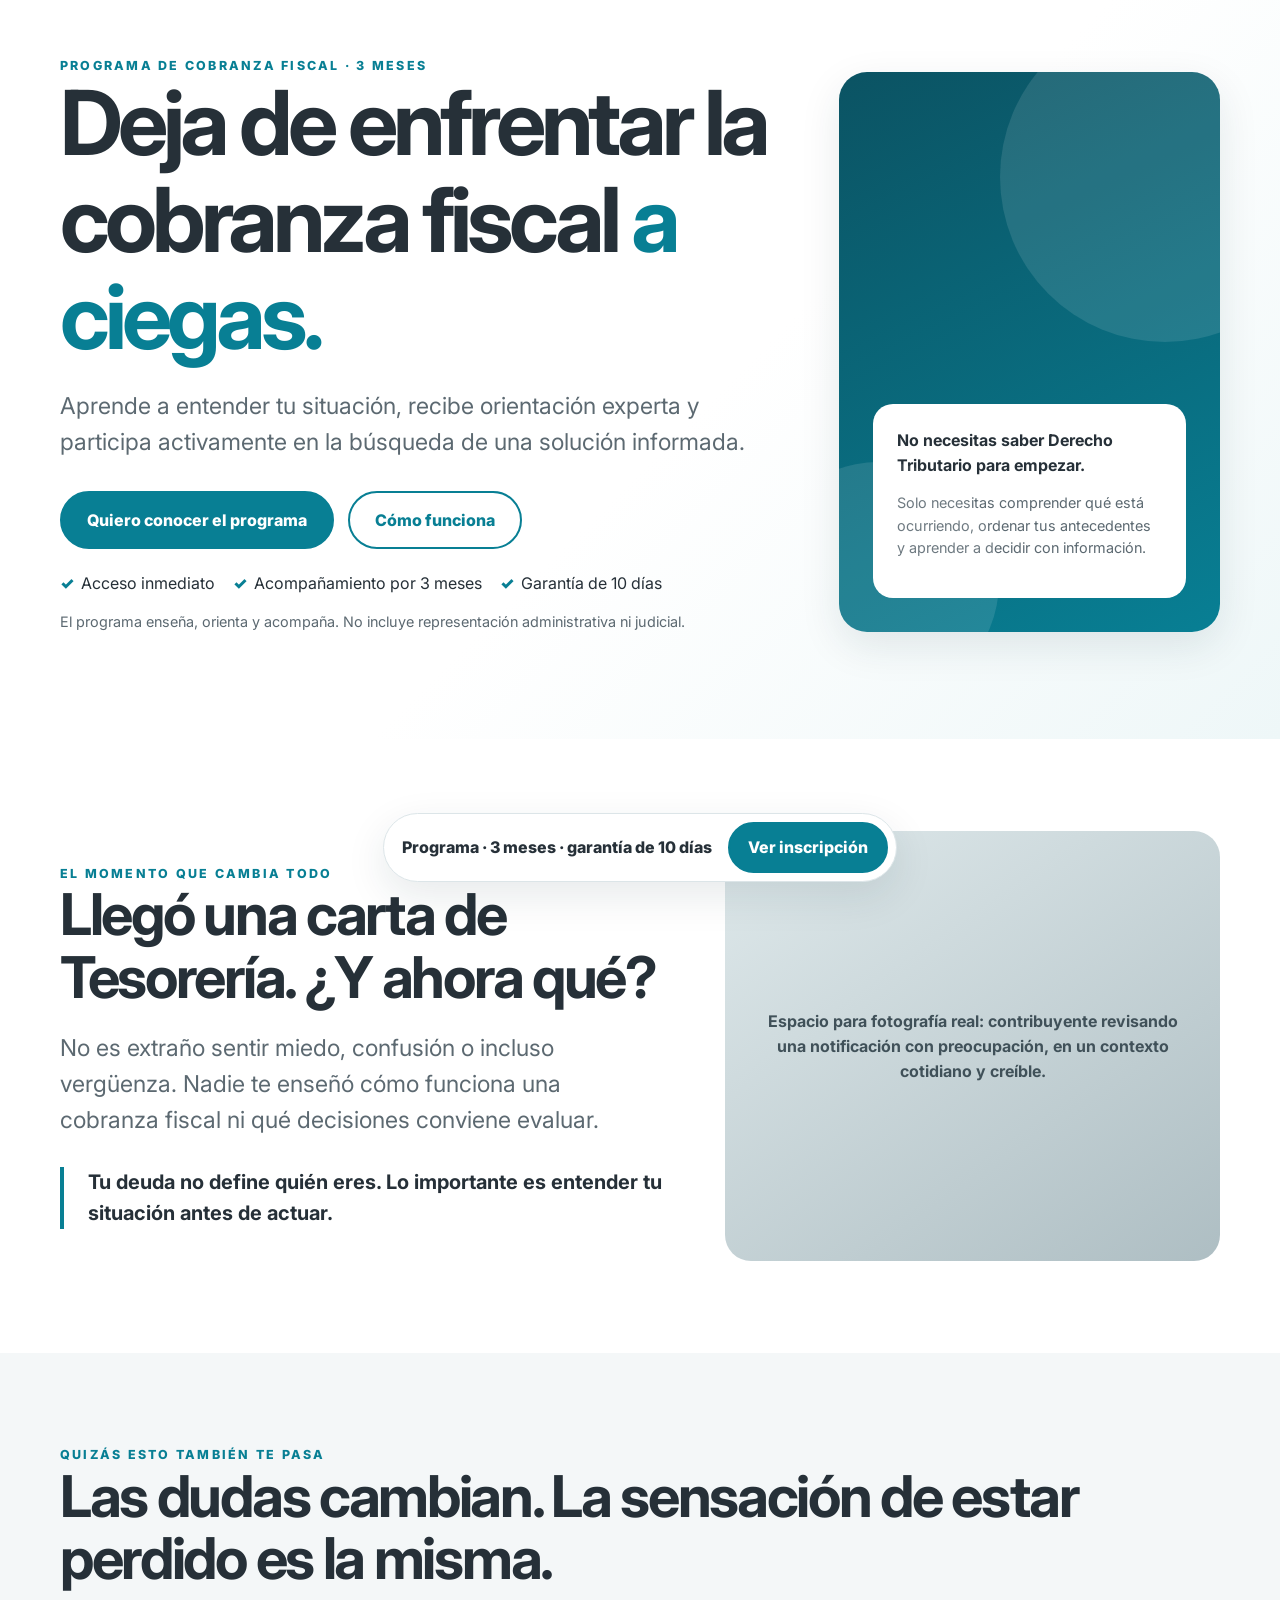
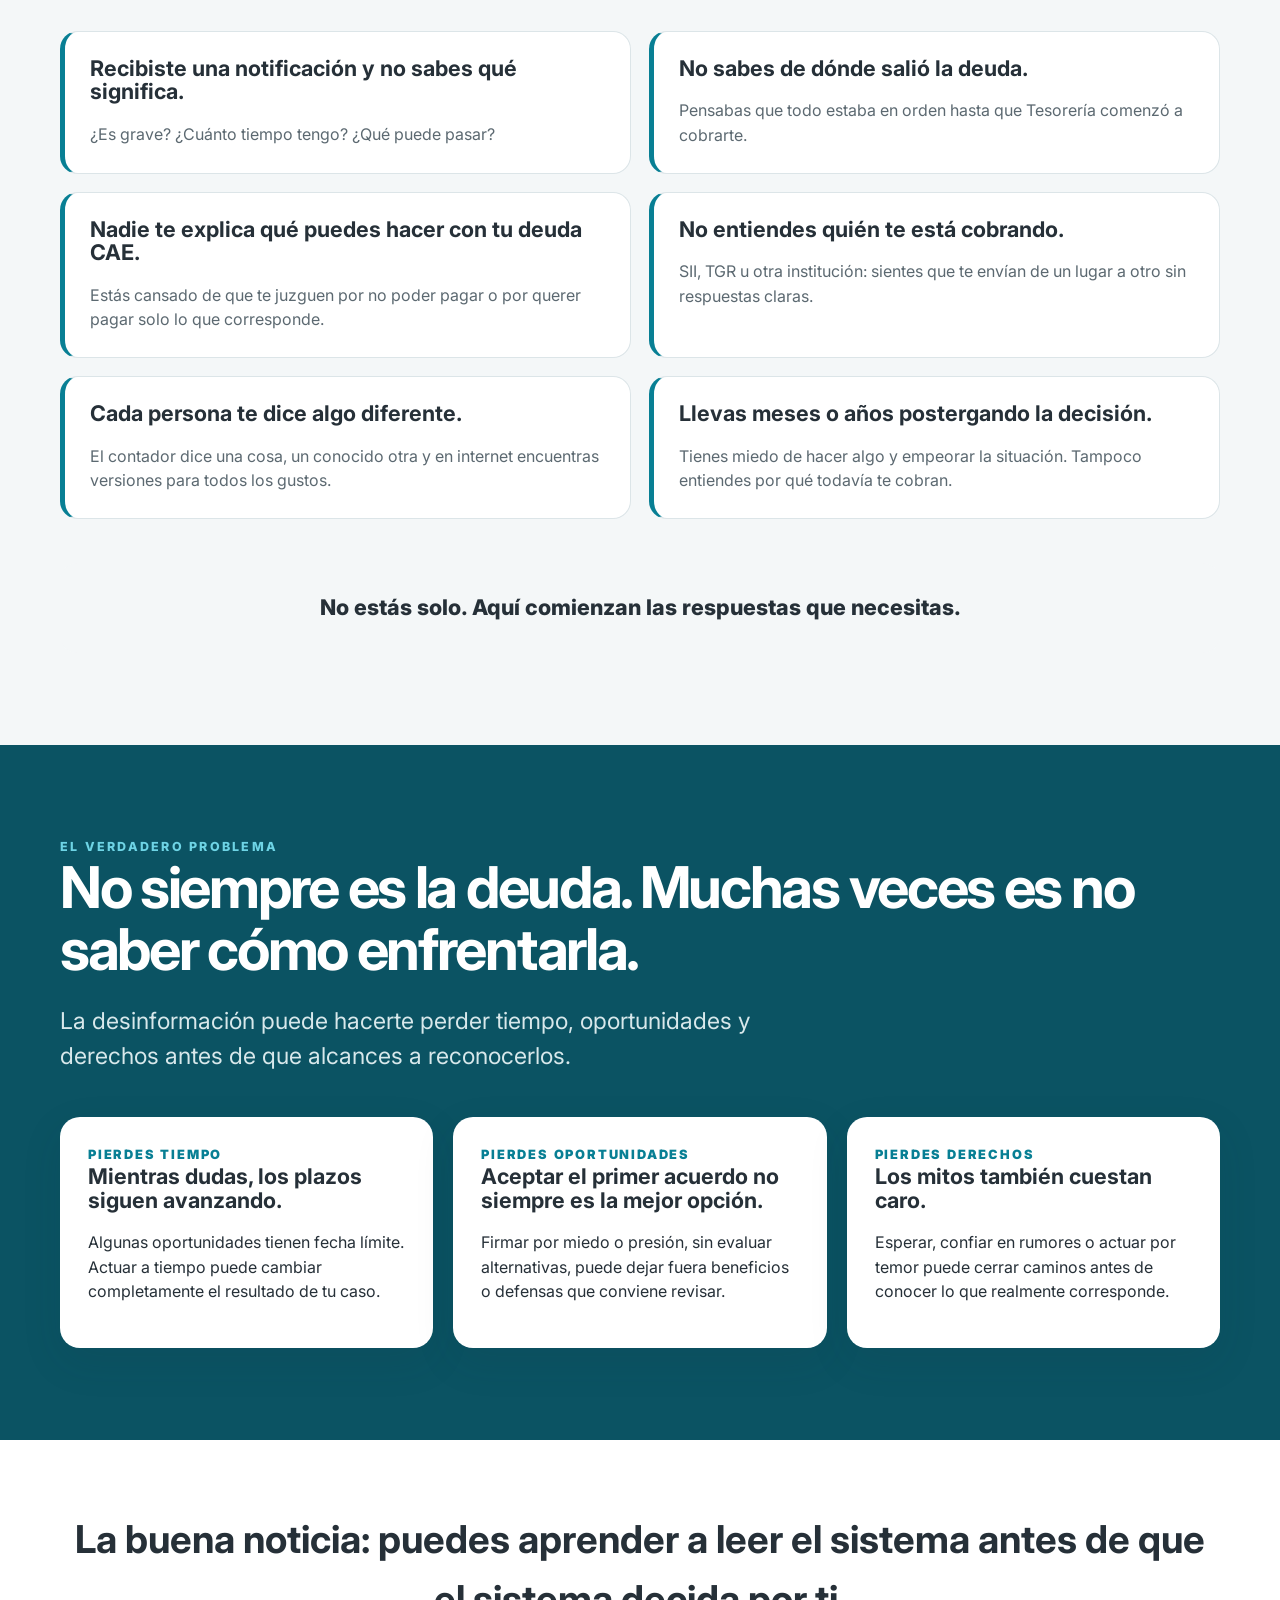
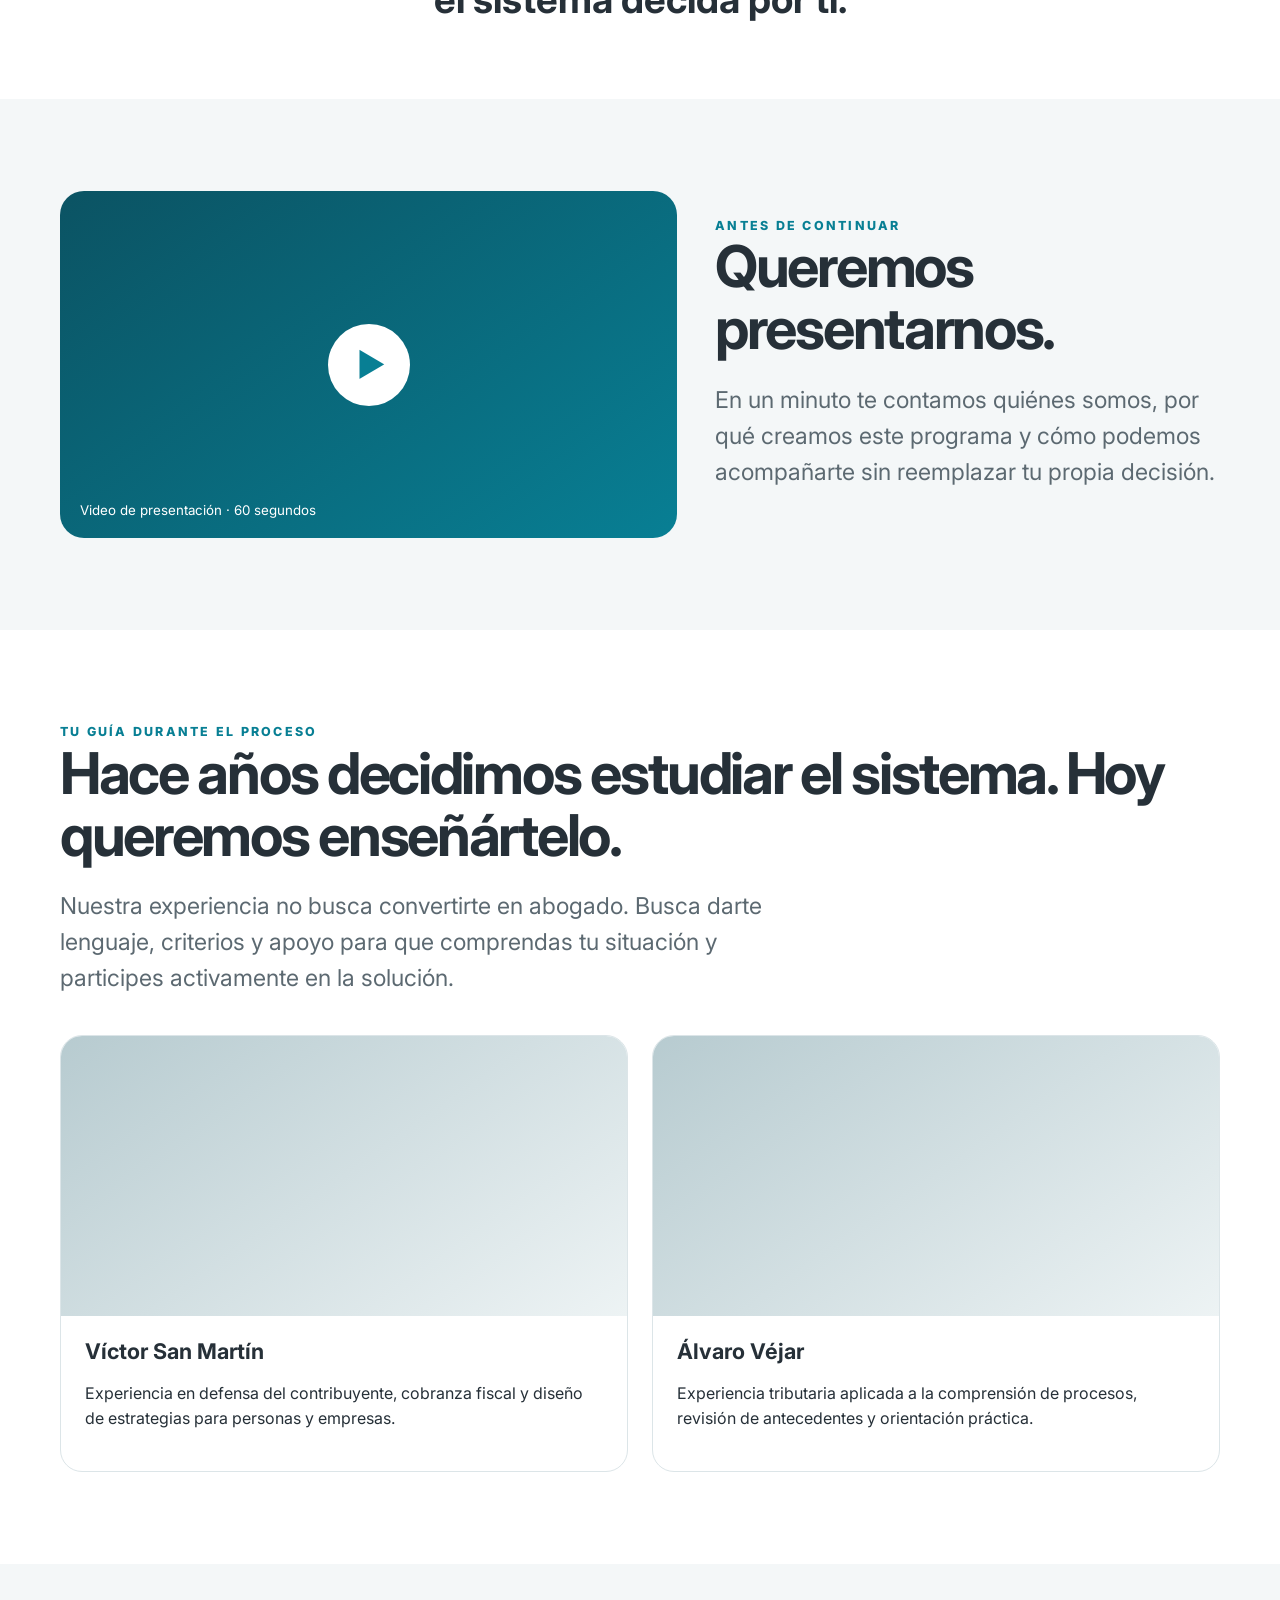
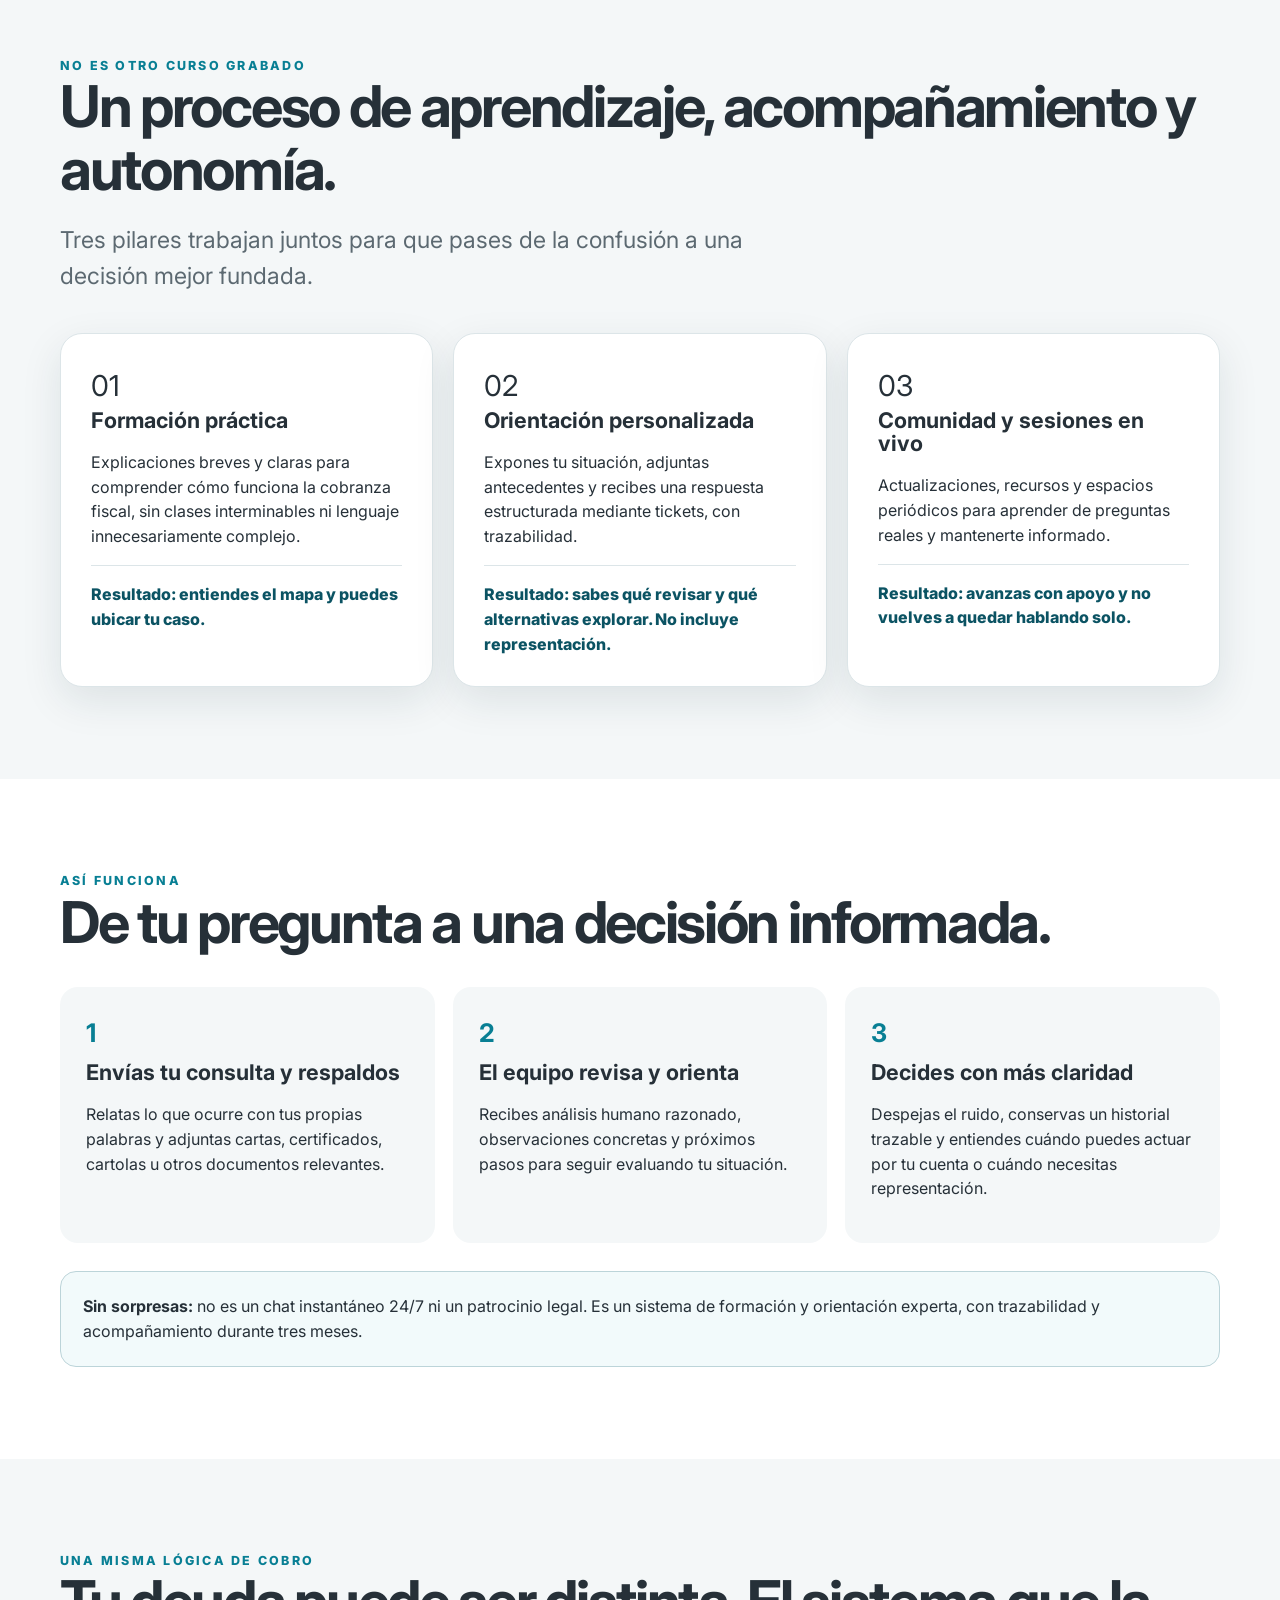
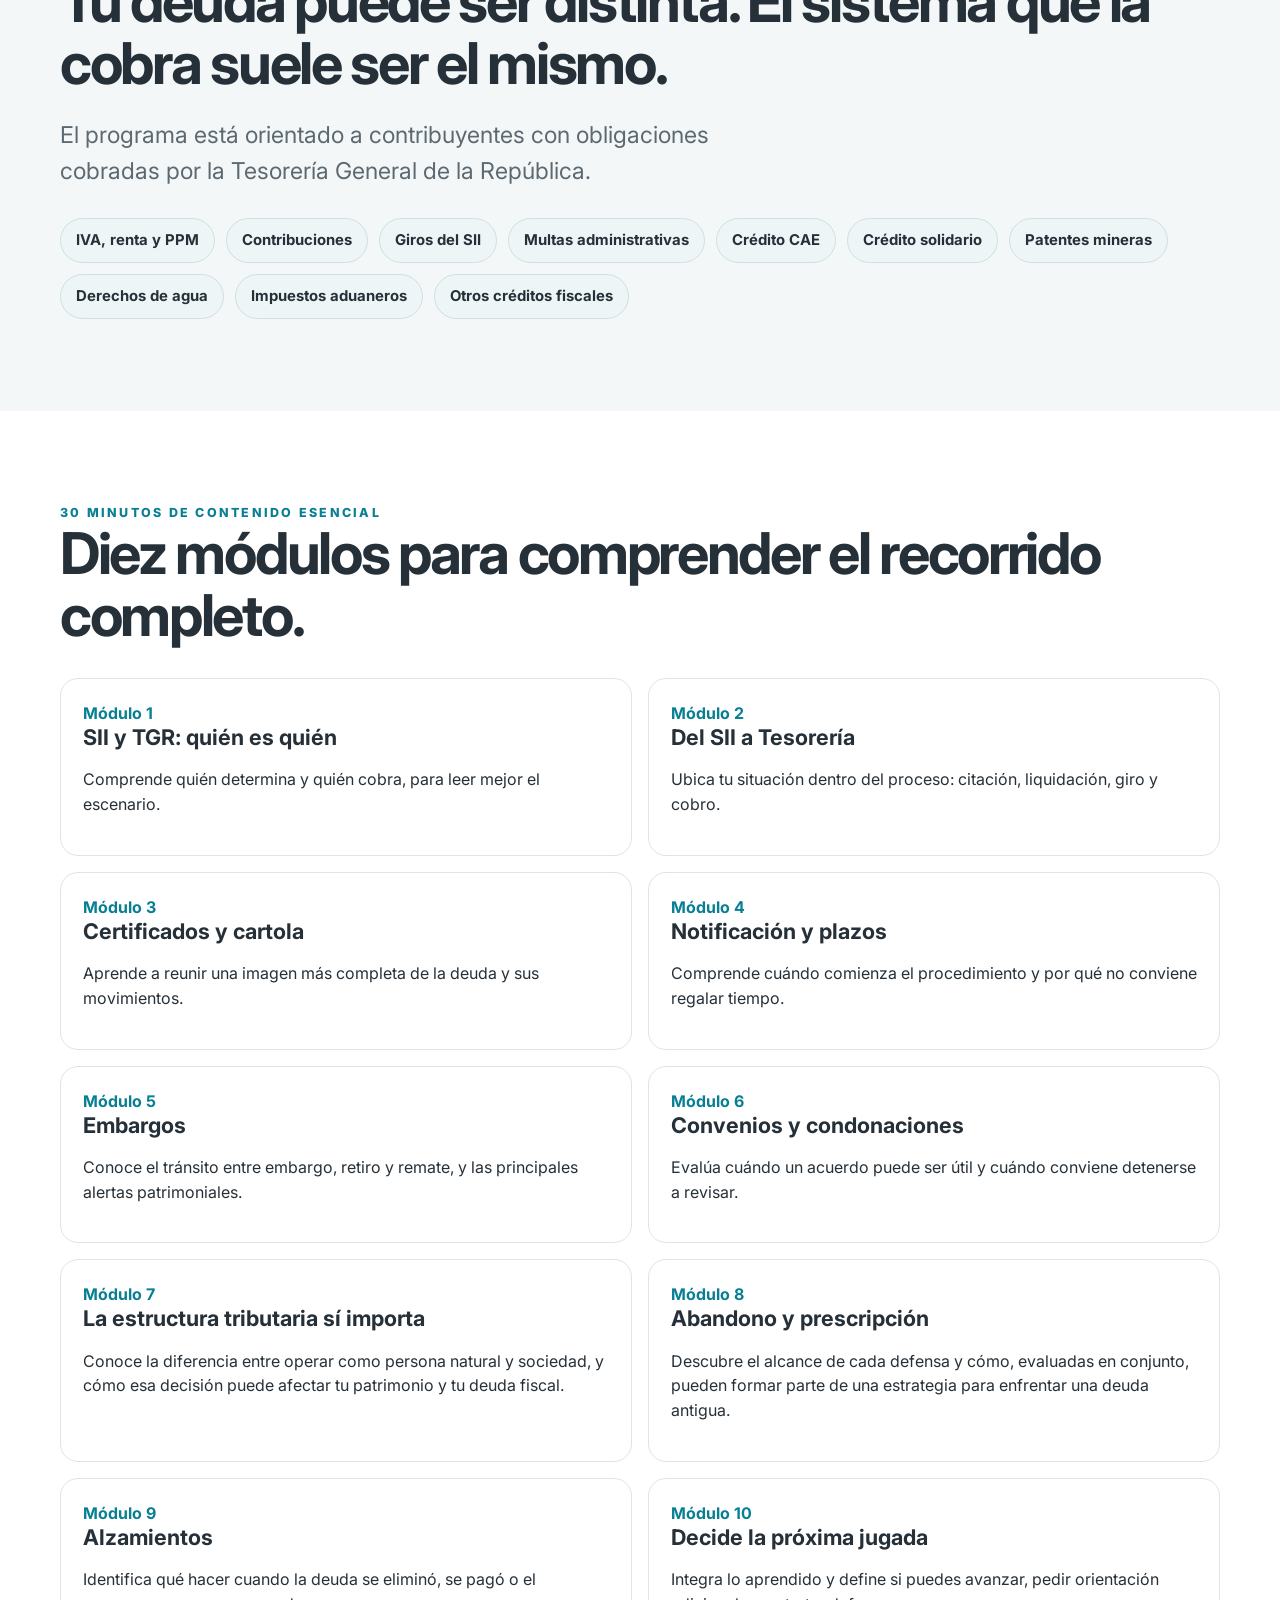
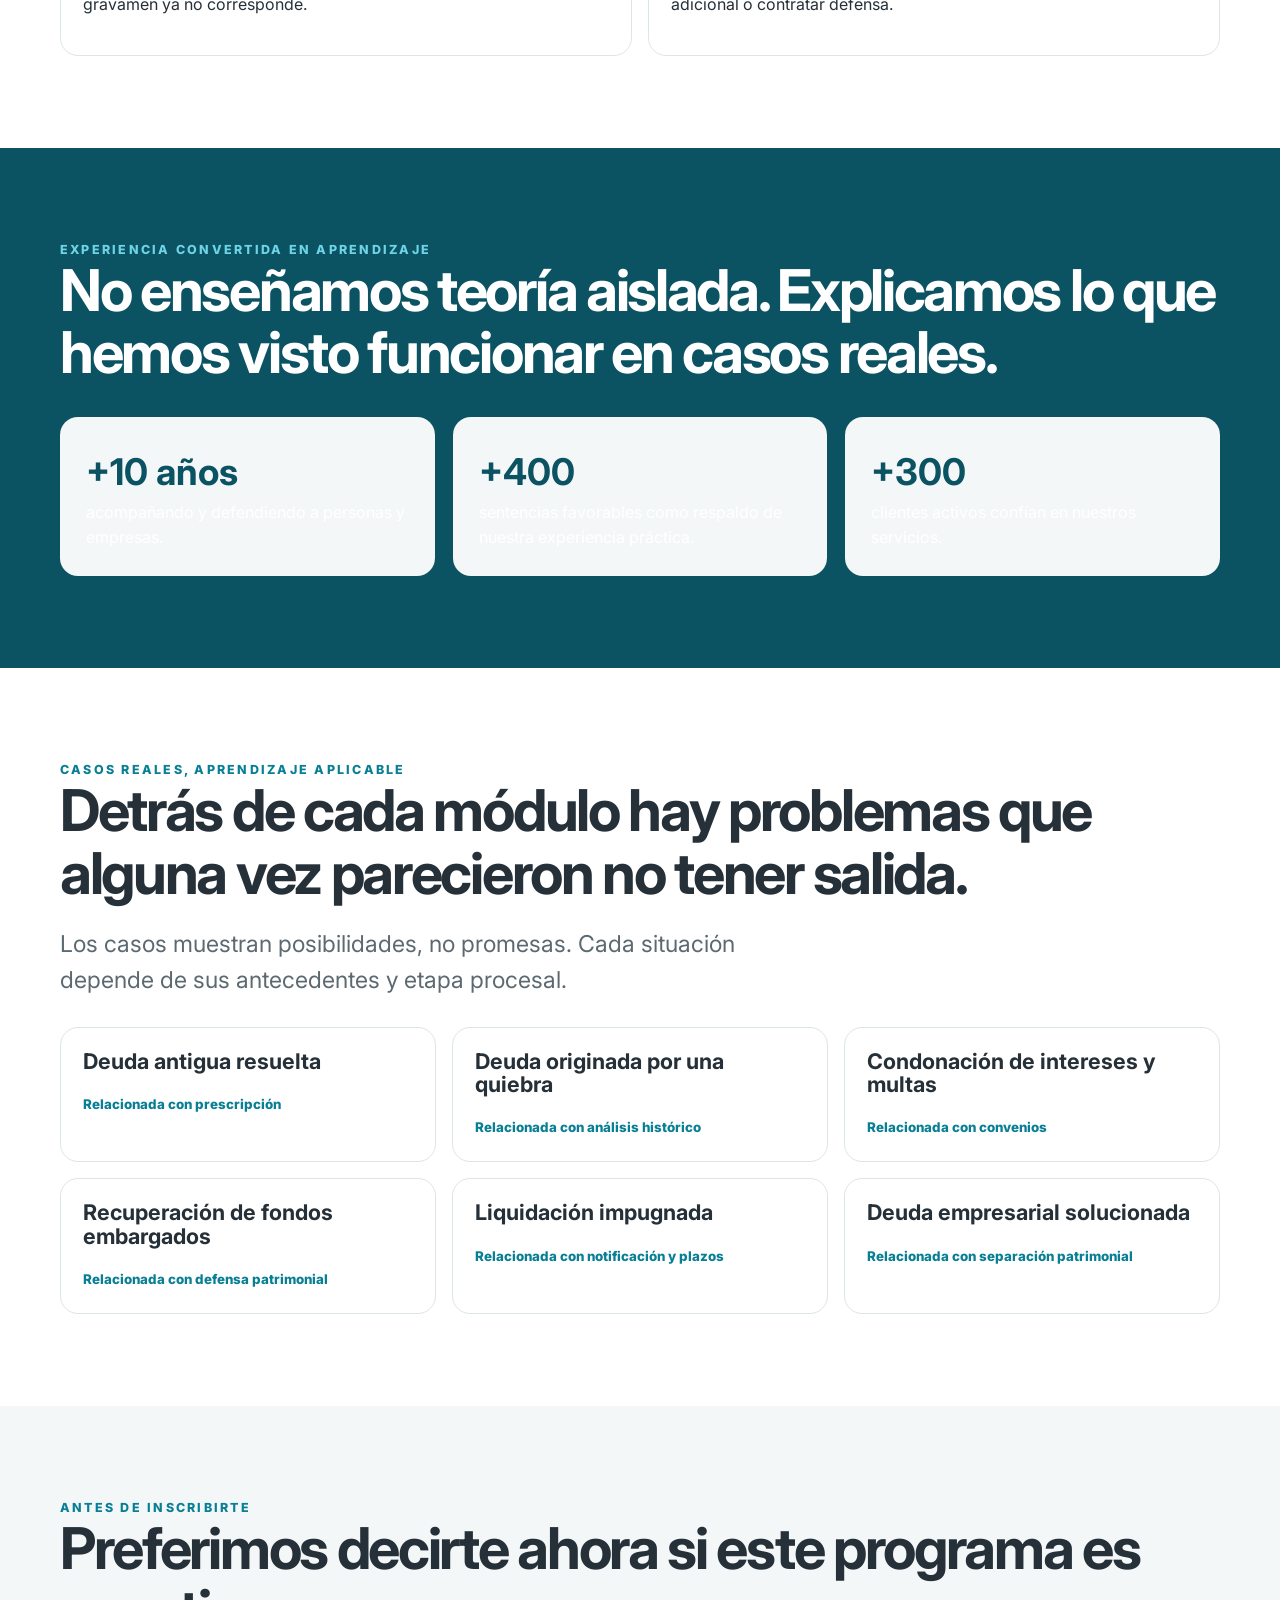
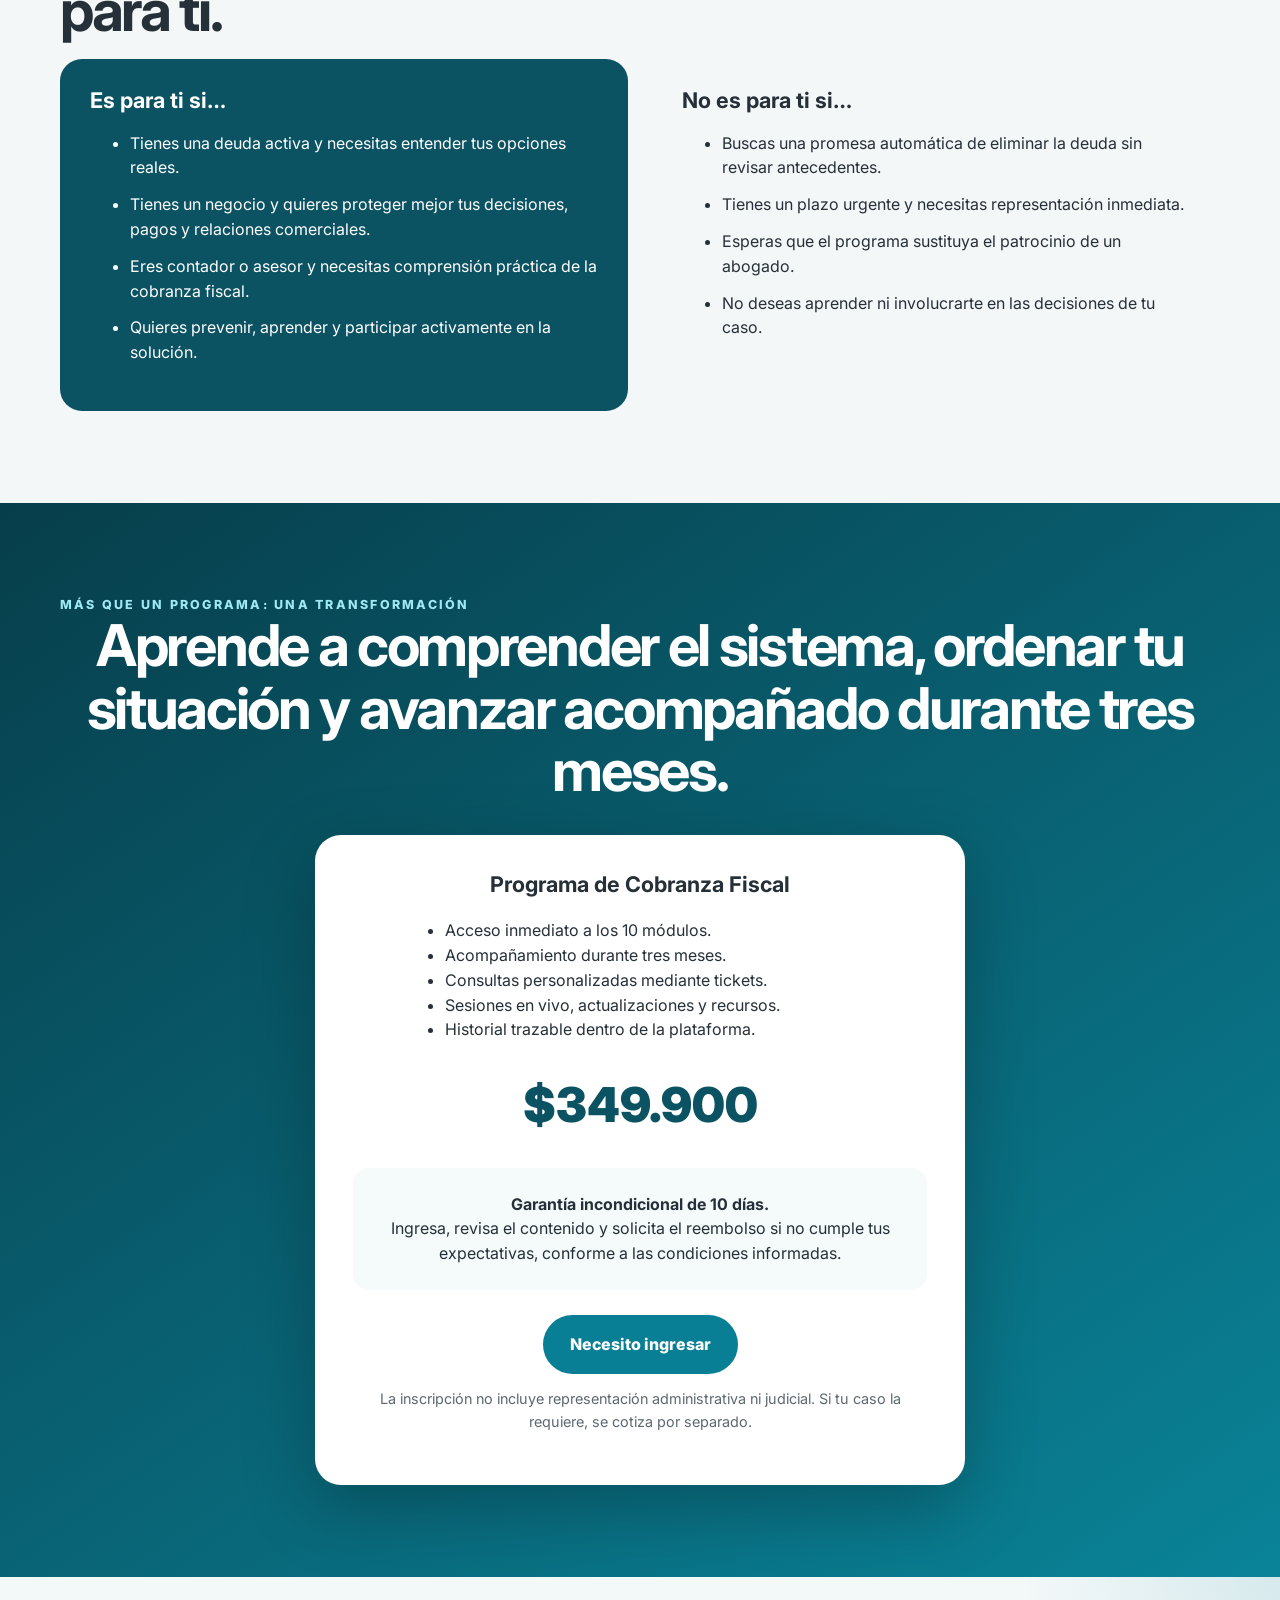
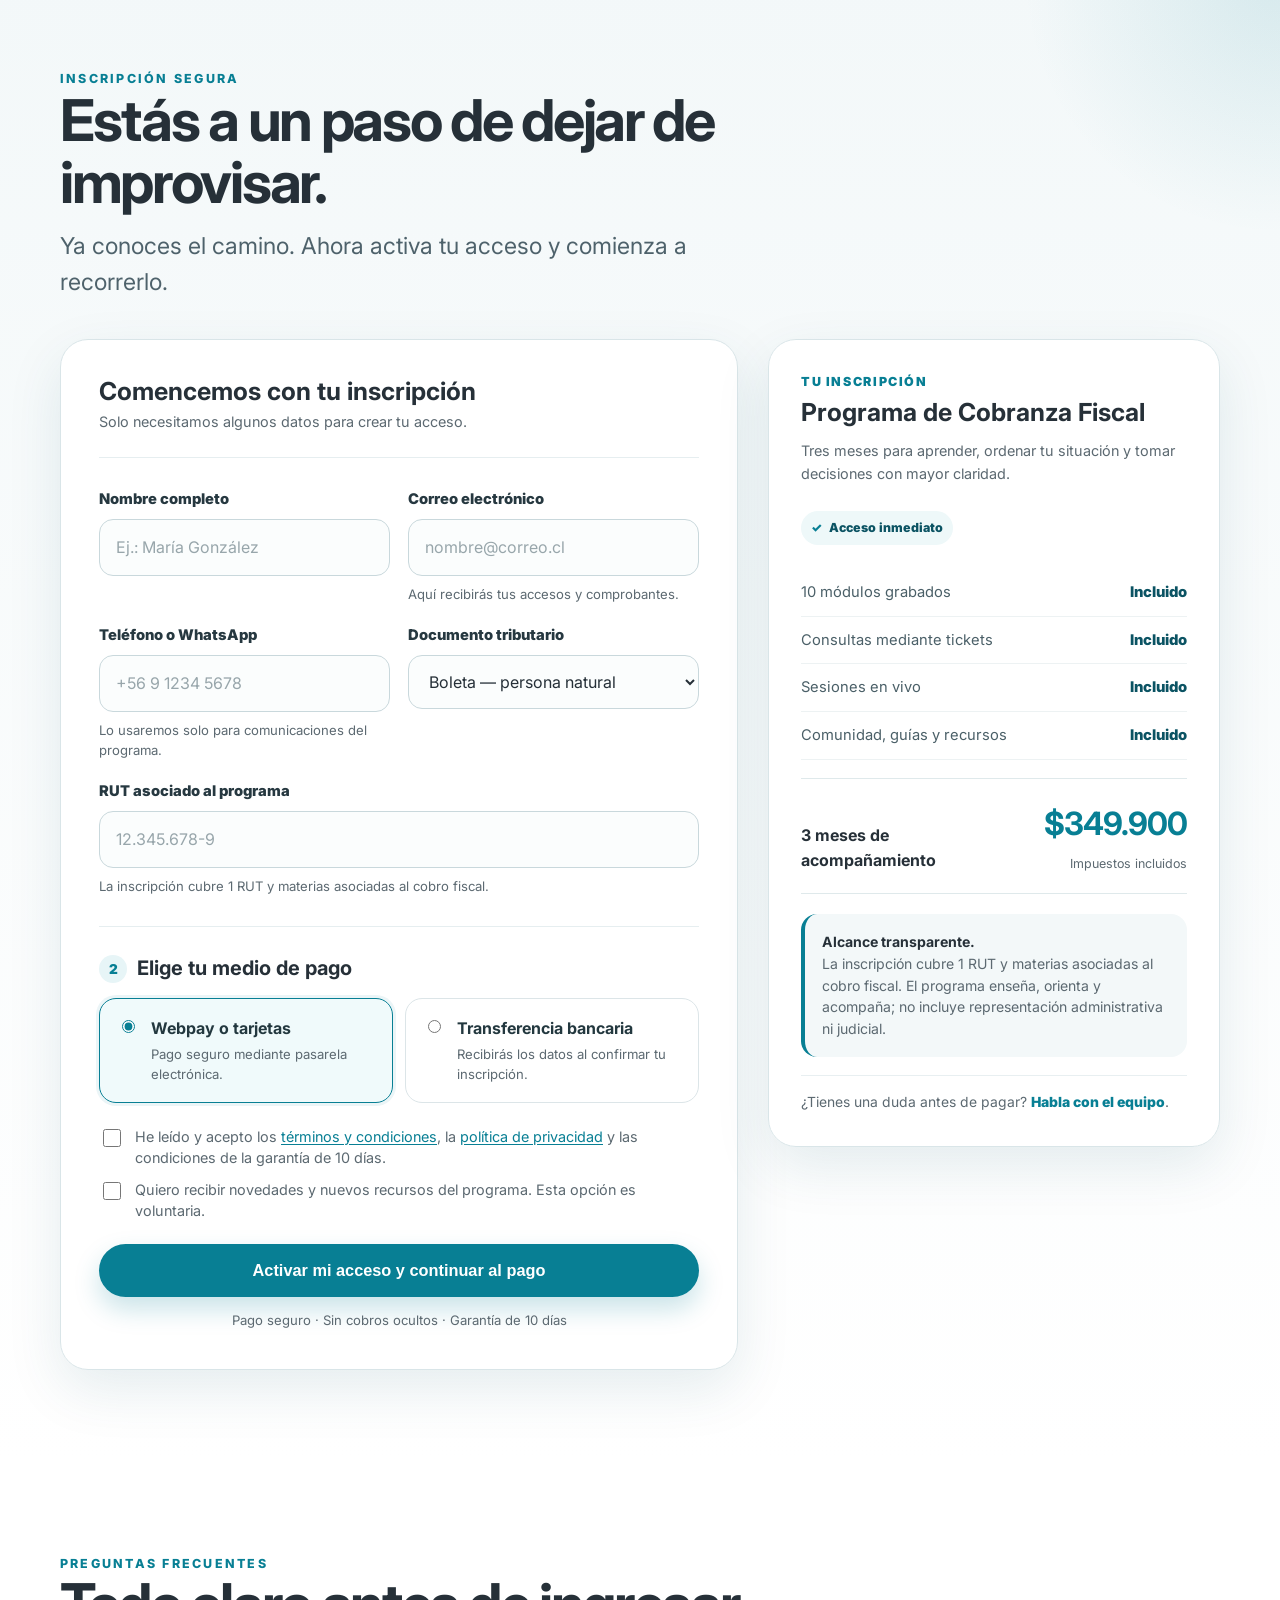
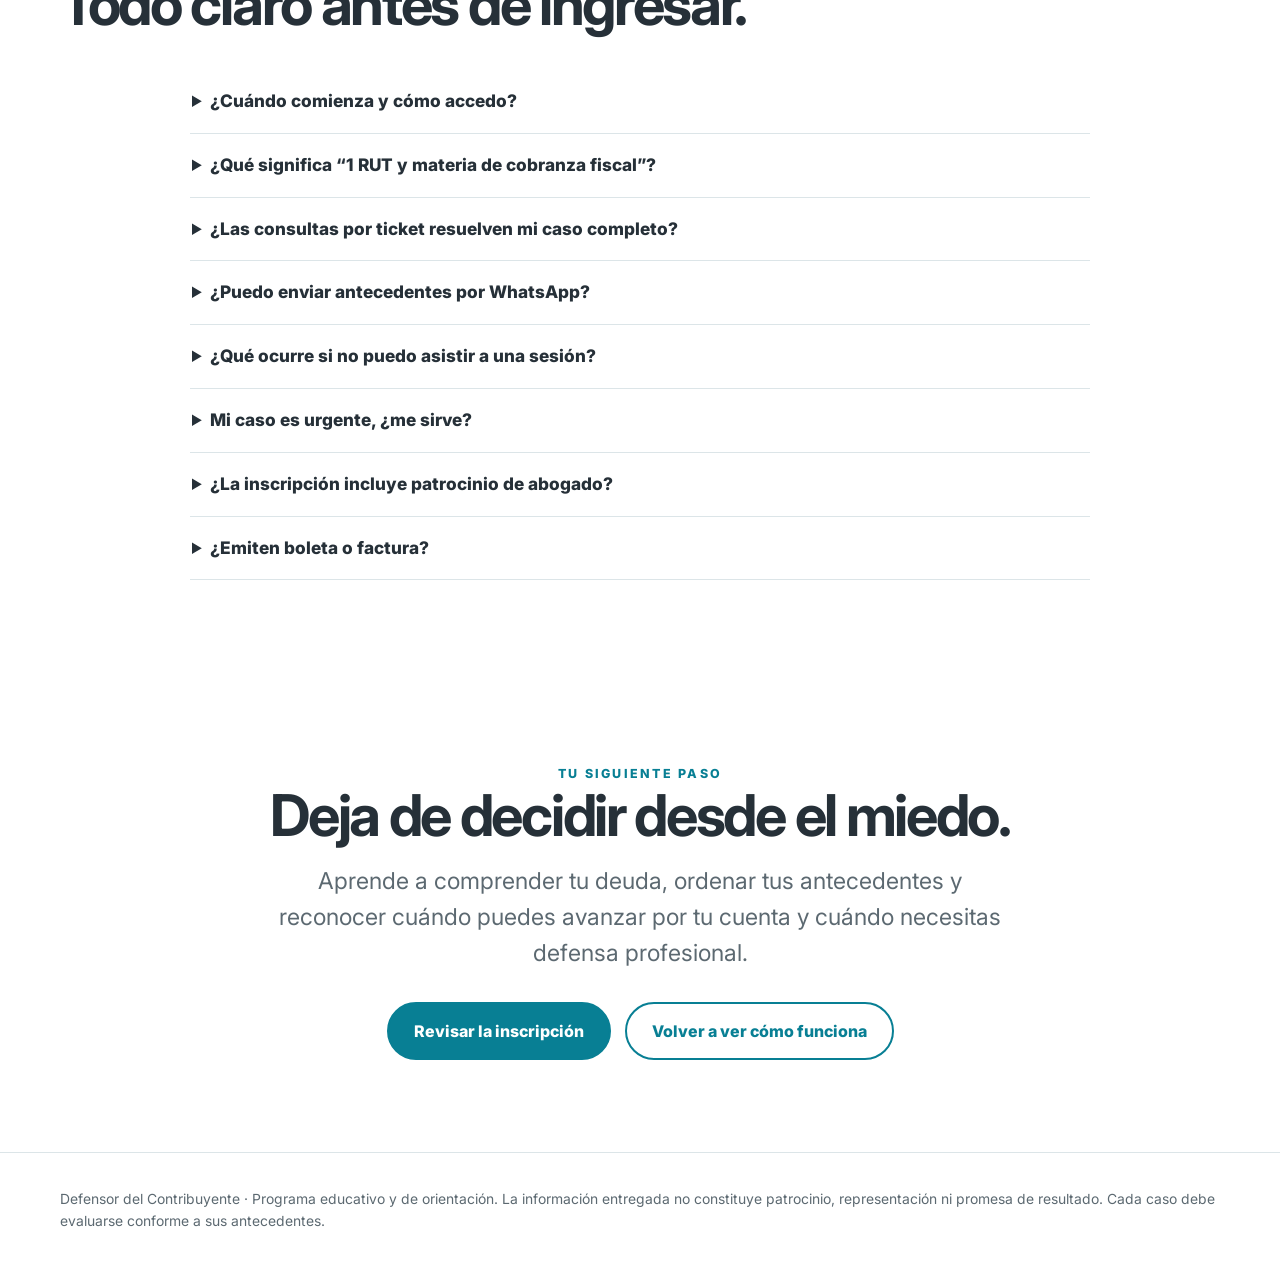
<file: index.html>
<!doctype html>
<html lang="es-CL">
<head>
<meta charset="utf-8" />
<meta name="viewport" content="width=device-width,initial-scale=1" />
<title>Programa Cobranza Fiscal | Defensor del Contribuyente</title>
<meta name="description" content="Programa de formación, acompañamiento y orientación experta para comprender una cobranza fiscal, evaluar alternativas y tomar decisiones informadas. No incluye representación judicial o administrativa." />
<meta property="og:title" content="Programa Cobranza Fiscal | Defensor del Contribuyente" />
<meta property="og:description" content="Deja de enfrentar la cobranza fiscal a ciegas: formación práctica, orientación experta y acompañamiento por 3 meses. Garantía de 10 días." />
<meta property="og:type" content="website" />
<meta property="og:locale" content="es_CL" />
<!-- og:image pendiente: usar imagen real del programa (1200x630) antes de publicar -->
<meta name="twitter:card" content="summary_large_image" />
<meta name="twitter:title" content="Programa Cobranza Fiscal | Defensor del Contribuyente" />
<meta name="twitter:description" content="Formación, orientación experta y acompañamiento por 3 meses para decidir informado frente a una cobranza fiscal. Garantía de 10 días." />
<!-- Dominio provisional: confirmar antes de publicar -->
<link rel="canonical" href="https://curso.juridicamente.cl/" />
<link rel="preconnect" href="https://fonts.googleapis.com" />
<link rel="preconnect" href="https://fonts.gstatic.com" crossorigin />
<link href="https://fonts.googleapis.com/css2?family=Inter:wght@400;700;800;900&display=swap" rel="stylesheet" />
<link rel="icon" href="data:image/svg+xml,%3Csvg xmlns='http://www.w3.org/2000/svg' viewBox='0 0 64 64'%3E%3Crect width='64' height='64' rx='14' fill='%23087f94'/%3E%3Ctext x='32' y='44' font-family='Arial,sans-serif' font-size='36' font-weight='900' fill='white' text-anchor='middle'%3EJ%3C/text%3E%3C/svg%3E" />
<meta name="theme-color" content="#087f94" />
<script type="application/ld+json">
{
  "@context": "https://schema.org",
  "@type": "Course",
  "name": "Programa de Cobranza Fiscal",
  "description": "Programa de 3 meses de formación, acompañamiento y orientación experta para comprender una cobranza fiscal en Chile (SII y Tesorería), evaluar alternativas y tomar decisiones informadas. Incluye 10 módulos, consultas personalizadas por tickets, sesiones en vivo y comunidad. No incluye representación administrativa ni judicial.",
  "inLanguage": "es-CL",
  "provider": { "@type": "Organization", "name": "Defensor del Contribuyente", "url": "https://defensordelcontribuyente.cl" },
  "hasCourseInstance": { "@type": "CourseInstance", "courseMode": "online", "courseWorkload": "P3M" },
  "offers": { "@type": "Offer", "price": "349900", "priceCurrency": "CLP", "category": "Programa educativo" }
}
</script>
<style>
:root{--ink:#263038;--muted:#5c6971;--teal:#087f94;--deep:#0b5363;--soft:#f4f7f8;--line:#dce5e8;--white:#fff;--gold:#d5a233;--shadow:0 14px 40px rgba(15,51,61,.10)}
*{box-sizing:border-box}html{scroll-behavior:smooth}body{margin:0;font-family:Inter,ui-sans-serif,system-ui,-apple-system,Segoe UI,Roboto,Arial,sans-serif;color:var(--ink);line-height:1.55;background:#fff}a{text-decoration:none;color:inherit}.wrap{width:min(1160px,92vw);margin:auto}.section{padding:92px 0}.eyebrow{font-size:.78rem;font-weight:800;letter-spacing:.18em;text-transform:uppercase;color:var(--teal)}h1,h2,h3{line-height:1.08;margin:0 0 18px}h1{font-size:clamp(3rem,7vw,6.5rem);letter-spacing:-.055em}h2{font-size:clamp(2.1rem,4.5vw,4.3rem);letter-spacing:-.04em}h3{font-size:1.35rem}.lead{font-size:clamp(1.1rem,2vw,1.45rem);color:var(--muted);max-width:750px}.btns{display:flex;gap:14px;flex-wrap:wrap;margin-top:30px}.btn{display:inline-flex;align-items:center;justify-content:center;border-radius:999px;padding:15px 25px;font-weight:800;border:2px solid var(--teal)}.btn.primary{background:var(--teal);color:#fff}.btn.secondary{color:var(--teal)}.micro{font-size:.9rem;color:var(--muted)}
.hero{padding:56px 0 92px;background:linear-gradient(135deg,#fff 55%,#eef7f8)}.hero-grid{display:grid;grid-template-columns:1.3fr .7fr;gap:70px;align-items:center}.hero-art{min-height:560px;border-radius:28px;background:linear-gradient(155deg,var(--deep),var(--teal));position:relative;overflow:hidden;box-shadow:var(--shadow)}.hero-art:before,.hero-art:after{content:"";position:absolute;border-radius:50%;background:rgba(255,255,255,.11)}.hero-art:before{width:330px;height:330px;right:-110px;top:-60px}.hero-art:after{width:240px;height:240px;left:-80px;bottom:-70px}.hero-card{position:absolute;left:34px;right:34px;bottom:34px;background:#fff;border-radius:20px;padding:24px}.checks{display:flex;gap:18px;flex-wrap:wrap;margin-top:22px}.checks span:before{content:"✓";color:var(--teal);font-weight:900;margin-right:7px}
.story-intro{display:grid;grid-template-columns:1.1fr .9fr;gap:60px;align-items:center}.photo-placeholder{min-height:430px;border-radius:26px;background:linear-gradient(145deg,#dfe9eb,#aebec3);display:flex;align-items:center;justify-content:center;padding:35px;text-align:center;color:#405159;font-weight:700}.quote{border-left:4px solid var(--teal);padding-left:24px;margin-top:28px;font-size:1.25rem;font-weight:700}
.fear-grid{display:grid;grid-template-columns:repeat(2,1fr);gap:18px;margin-top:42px}.fear{padding:25px;border:1px solid var(--line);border-radius:18px;border-left:5px solid var(--teal);background:#fff}.fear p{margin:0;color:var(--muted)}.bridge{text-align:center;padding:28px;margin-top:44px;background:var(--soft);border-radius:18px;font-size:1.35rem;font-weight:800}
.dark{background:var(--deep);color:#fff}.dark .lead,.dark .muted{color:#d8e8eb}.cost-grid{display:grid;grid-template-columns:repeat(3,1fr);gap:20px;margin-top:42px}.cost{background:#fff;color:var(--ink);border-radius:20px;padding:28px;box-shadow:var(--shadow)}.cost .num{font-size:.8rem;letter-spacing:.14em;text-transform:uppercase;color:var(--teal);font-weight:900}.transition{text-align:center;padding:70px 20px}.transition strong{font-size:clamp(1.6rem,3vw,2.7rem)}
.video-block{display:grid;grid-template-columns:1.1fr .9fr;gap:38px;align-items:center}.video{aspect-ratio:16/9;border-radius:24px;background:linear-gradient(145deg,var(--deep),var(--teal));display:flex;align-items:center;justify-content:center;color:#fff;position:relative}.play{width:82px;height:82px;border-radius:50%;background:#fff;color:var(--teal);display:grid;place-items:center;font-size:2rem;padding-left:5px}.video small{position:absolute;bottom:18px;left:20px}
.people{display:grid;grid-template-columns:repeat(2,1fr);gap:24px;margin-top:38px}.person{border:1px solid var(--line);border-radius:22px;overflow:hidden}.person-img{height:280px;background:linear-gradient(145deg,#b7cbd0,#edf3f4)}.person-body{padding:24px}
.pillars{display:grid;grid-template-columns:repeat(3,1fr);gap:20px;margin-top:38px}.pillar{padding:30px;border-radius:22px;background:#fff;border:1px solid var(--line);box-shadow:var(--shadow)}.pillar .icon{font-size:1.8rem}.result{margin-top:16px;padding-top:16px;border-top:1px solid var(--line);font-weight:800;color:var(--deep)}
.steps{display:grid;grid-template-columns:repeat(3,1fr);gap:18px;margin-top:34px}.step{background:var(--soft);padding:26px;border-radius:18px}.step b{display:block;color:var(--teal);font-size:1.6rem;margin-bottom:8px}.notice{padding:22px;border:1px solid #bcd4d9;border-radius:16px;background:#f2fafb;margin-top:28px}
.debt-tags{display:flex;flex-wrap:wrap;gap:11px;margin-top:28px}.tag{padding:10px 15px;border-radius:999px;background:#edf5f6;border:1px solid #cfe0e3;font-weight:700;font-size:.93rem}
.module-list{display:grid;grid-template-columns:repeat(2,1fr);gap:16px;margin-top:32px}.module{border:1px solid var(--line);border-radius:18px;padding:22px}.module strong{color:var(--teal)}
.stats{display:grid;grid-template-columns:repeat(3,1fr);gap:18px;margin-top:34px}.stat{padding:26px;border-radius:18px;background:var(--soft)}.stat b{font-size:2.3rem;color:var(--deep);display:block}.cases{display:grid;grid-template-columns:repeat(3,1fr);gap:16px;margin-top:28px}.case{padding:22px;border:1px solid var(--line);border-radius:18px}.case small{color:var(--teal);font-weight:800}
.fit{display:grid;grid-template-columns:1fr 1fr;gap:24px}.fit-card{padding:30px;border-radius:22px}.fit-card.yes{background:var(--deep);color:#fff}.fit-card.no{background:var(--soft)}.fit-card li{margin:12px 0}
.pricing{background:linear-gradient(145deg,#073e4b,#0a8398);color:#fff}.price-card{width:min(650px,100%);margin:34px auto 0;background:#fff;color:var(--ink);padding:38px;border-radius:26px;box-shadow:0 24px 70px rgba(0,0,0,.25);text-align:center}.price{font-size:3rem;font-weight:900;color:var(--deep)}.price-card ul{text-align:left;max-width:470px;margin:22px auto 26px}.price-card .price{margin:6px 0 18px}.guarantee{padding:24px;background:#f5fafb;border-radius:16px;margin:25px 0}.faq{max-width:900px;margin:35px auto 0}.faq details{border-bottom:1px solid var(--line);padding:18px 2px}.faq summary{cursor:pointer;font-weight:800;font-size:1.08rem}.faq p{color:var(--muted)}
.final{text-align:center}.final .lead{margin:auto}.sticky{position:fixed;bottom:18px;left:50%;transform:translateX(-50%);z-index:10;background:#fff;border:1px solid var(--line);box-shadow:var(--shadow);border-radius:999px;padding:8px 8px 8px 18px;display:flex;align-items:center;gap:16px}.sticky span{font-weight:800}.sticky .btn{padding:11px 18px}
footer{padding:36px 0;border-top:1px solid var(--line);font-size:.87rem;color:var(--muted)}
@media(max-width:850px){.hero-grid,.story-intro,.video-block,.fit{grid-template-columns:1fr}.hero-art{min-height:360px}.fear-grid,.cost-grid,.people,.pillars,.steps,.stats,.cases,.module-list{grid-template-columns:1fr}.section{padding:68px 0}.sticky span{display:none}.sticky{left:auto;right:14px;transform:none}.hero{padding-top:35px}}

/* Formulario de inscripción */
.enrollment{background:linear-gradient(180deg,#f3f8f9 0%,#fff 100%);position:relative;overflow:hidden}
.enrollment:before{content:"";position:absolute;width:520px;height:520px;border-radius:50%;right:-260px;top:-260px;background:radial-gradient(circle,rgba(8,127,148,.12),rgba(8,127,148,0) 70%);pointer-events:none}
.enrollment-intro{max-width:820px;margin-bottom:38px}.enrollment-intro h2{max-width:760px;margin-bottom:16px}.enrollment-intro .lead{max-width:690px;margin:0;color:#4e626b}
.enrollment-shell{display:grid;grid-template-columns:minmax(0,1.08fr) minmax(360px,.72fr);gap:30px;align-items:start}
.form-panel,.order-panel{background:rgba(255,255,255,.96);border:1px solid #d9e5e8;border-radius:28px;box-shadow:0 20px 55px rgba(11,83,99,.10)}
.form-panel{padding:38px}.order-panel{padding:32px;position:sticky;top:24px}
.form-head{display:flex;align-items:flex-start;justify-content:space-between;gap:18px;margin-bottom:30px;padding-bottom:24px;border-bottom:1px solid #e6eef0}.form-head h3{font-size:1.55rem;margin-bottom:6px}.form-head p{margin:0}.step-chip{white-space:nowrap;padding:9px 13px;border-radius:999px;background:#e7f5f7;color:var(--deep);font-size:.76rem;font-weight:900;letter-spacing:.09em;text-transform:uppercase}
.field-grid{display:grid;grid-template-columns:1fr 1fr;gap:18px}.field{display:flex;flex-direction:column;gap:8px;margin-bottom:2px}.field.full{grid-column:1/-1}.field label{font-weight:850;font-size:.92rem;color:#263840}.field small{color:var(--muted);font-size:.82rem}.field input,.field select{width:100%;border:1px solid #c9d8dc;border-radius:14px;background:#fbfdfd;padding:15px 16px;font:inherit;color:var(--ink);outline:none;transition:border-color .2s,box-shadow .2s,background .2s}.field input::placeholder{color:#98a6ab}.field input:hover,.field select:hover{border-color:#9ebfc6;background:#fff}.field input:focus,.field select:focus{border-color:var(--teal);background:#fff;box-shadow:0 0 0 4px rgba(8,127,148,.11)}
.form-section{margin-top:28px;padding-top:28px;border-top:1px solid #e6eef0}.section-label{display:flex;align-items:center;gap:10px;margin-bottom:15px}.section-label span{width:28px;height:28px;border-radius:50%;display:grid;place-items:center;background:#e7f5f7;color:var(--teal);font-weight:900;font-size:.85rem}.section-label h3{margin:0;font-size:1.25rem}
.payment-options{display:grid;grid-template-columns:1fr 1fr;gap:12px}.payment-option{display:flex;gap:13px;align-items:flex-start;border:1px solid var(--line);border-radius:17px;padding:17px;cursor:pointer;transition:.2s;background:#fff;min-height:92px}.payment-option:hover{border-color:#98c4cc;transform:translateY(-1px)}.payment-option:has(input:checked){border-color:var(--teal);background:#f0fafb;box-shadow:0 0 0 3px rgba(8,127,148,.08)}.payment-option input{margin-top:4px;accent-color:var(--teal)}.payment-option b{display:block;color:#23383f}.payment-option small{display:block;color:var(--muted);margin-top:3px;font-size:.82rem}
.consents{display:grid;gap:12px;margin-top:24px}.checkline{display:flex;gap:11px;align-items:flex-start;color:var(--muted);font-size:.9rem;line-height:1.45}.checkline input{width:18px;height:18px;margin-top:2px;accent-color:var(--teal);flex:0 0 auto}.checkline a{color:var(--teal);text-decoration:underline;text-underline-offset:2px}

.submit-btn{width:100%;border:0;margin-top:22px;font-size:1.02rem;cursor:pointer;padding:17px 24px;box-shadow:0 12px 26px rgba(8,127,148,.22)}.submit-btn:hover{filter:brightness(.97);transform:translateY(-1px)}.secure-line{text-align:center;margin:13px 0 0;color:var(--muted);font-size:.82rem}
.order-panel h3{margin:8px 0 6px;font-size:1.55rem}.order-kicker{color:var(--teal);font-size:.78rem;font-weight:900;letter-spacing:.13em;text-transform:uppercase}.order-badge{display:inline-flex;align-items:center;gap:7px;margin-top:12px;padding:7px 10px;border-radius:999px;background:#eef8f9;color:var(--deep);font-size:.78rem;font-weight:850}.order-badge:before{content:"✓";color:var(--teal)}
.order-list{list-style:none;padding:0;margin:24px 0 18px}.order-list li{display:flex;justify-content:space-between;gap:20px;padding:12px 0;border-bottom:1px solid #edf2f3;font-size:.92rem}.order-list li span:first-child{color:#4b6068}.order-list li span:last-child{font-weight:850;color:var(--deep);white-space:nowrap}.order-total{display:flex;align-items:flex-end;justify-content:space-between;gap:20px;padding:20px 0;border-top:1px solid #dfe9eb;border-bottom:1px solid #dfe9eb}.order-total b{font-size:1rem}.order-total strong{font-size:2rem;color:var(--teal);letter-spacing:-.03em}.tax-note{display:block;font-size:.78rem;color:var(--muted);text-align:right;margin-top:5px}
.order-note{margin-top:20px;padding:17px;border-radius:16px;background:#f3f8f9;color:var(--muted);font-size:.88rem;border-left:4px solid var(--teal)}.order-note b{color:var(--ink)}
.support-link{margin:18px 0 0;padding-top:16px;border-top:1px solid #e8eff1;color:var(--muted);font-size:.87rem}.support-link a{color:var(--teal);font-weight:850}
@media(max-width:950px){.enrollment-shell{grid-template-columns:1fr}.order-panel{position:static;order:-1}.payment-options{grid-template-columns:1fr}}
@media(max-width:650px){.form-panel,.order-panel{padding:24px;border-radius:22px}.form-head{flex-direction:column}.field-grid{grid-template-columns:1fr}.field.full{grid-column:auto}.enrollment-intro{margin-bottom:28px}}
</style>
</head>
<body>
<header class="hero" id="inicio"><div class="wrap hero-grid"><div><div class="eyebrow">Programa de cobranza fiscal · 3 meses</div><h1>Deja de enfrentar la cobranza fiscal <span style="color:var(--teal)">a ciegas.</span></h1><p class="lead">Aprende a entender tu situación, recibe orientación experta y participa activamente en la búsqueda de una solución informada.</p><div class="btns"><a class="btn primary" href="#inscripcion">Quiero conocer el programa</a><a class="btn secondary" href="#metodo">Cómo funciona</a></div><div class="checks"><span>Acceso inmediato</span><span>Acompañamiento por 3 meses</span><span>Garantía de 10 días</span></div><p class="micro">El programa enseña, orienta y acompaña. No incluye representación administrativa ni judicial.</p></div><div class="hero-art"><div class="hero-card"><b>No necesitas saber Derecho Tributario para empezar.</b><p class="micro">Solo necesitas comprender qué está ocurriendo, ordenar tus antecedentes y aprender a decidir con información.</p></div></div></div></header>

<section class="section"><div class="wrap story-intro"><div><div class="eyebrow">El momento que cambia todo</div><h2>Llegó una carta de Tesorería. ¿Y ahora qué?</h2><p class="lead">No es extraño sentir miedo, confusión o incluso vergüenza. Nadie te enseñó cómo funciona una cobranza fiscal ni qué decisiones conviene evaluar.</p><div class="quote">Tu deuda no define quién eres. Lo importante es entender tu situación antes de actuar.</div></div><div class="photo-placeholder">Espacio para fotografía real: contribuyente revisando una notificación con preocupación, en un contexto cotidiano y creíble.</div></div></section>

<section class="section" style="background:var(--soft)"><div class="wrap"><div class="eyebrow">Quizás esto también te pasa</div><h2>Las dudas cambian. La sensación de estar perdido es la misma.</h2><div class="fear-grid">
<div class="fear"><h3>Recibiste una notificación y no sabes qué significa.</h3><p>¿Es grave? ¿Cuánto tiempo tengo? ¿Qué puede pasar?</p></div>
<div class="fear"><h3>No sabes de dónde salió la deuda.</h3><p>Pensabas que todo estaba en orden hasta que Tesorería comenzó a cobrarte.</p></div>
<div class="fear"><h3>Nadie te explica qué puedes hacer con tu deuda CAE.</h3><p>Estás cansado de que te juzguen por no poder pagar o por querer pagar solo lo que corresponde.</p></div>
<div class="fear"><h3>No entiendes quién te está cobrando.</h3><p>SII, TGR u otra institución: sientes que te envían de un lugar a otro sin respuestas claras.</p></div>
<div class="fear"><h3>Cada persona te dice algo diferente.</h3><p>El contador dice una cosa, un conocido otra y en internet encuentras versiones para todos los gustos.</p></div>
<div class="fear"><h3>Llevas meses o años postergando la decisión.</h3><p>Tienes miedo de hacer algo y empeorar la situación. Tampoco entiendes por qué todavía te cobran.</p></div></div><div class="bridge">No estás solo. Aquí comienzan las respuestas que necesitas.</div></div></section>

<section class="section dark"><div class="wrap"><div class="eyebrow" style="color:#6ed4e5">El verdadero problema</div><h2>No siempre es la deuda. Muchas veces es no saber cómo enfrentarla.</h2><p class="lead">La desinformación puede hacerte perder tiempo, oportunidades y derechos antes de que alcances a reconocerlos.</p><div class="cost-grid"><div class="cost"><div class="num">Pierdes tiempo</div><h3>Mientras dudas, los plazos siguen avanzando.</h3><p>Algunas oportunidades tienen fecha límite. Actuar a tiempo puede cambiar completamente el resultado de tu caso.</p></div><div class="cost"><div class="num">Pierdes oportunidades</div><h3>Aceptar el primer acuerdo no siempre es la mejor opción.</h3><p>Firmar por miedo o presión, sin evaluar alternativas, puede dejar fuera beneficios o defensas que conviene revisar.</p></div><div class="cost"><div class="num">Pierdes derechos</div><h3>Los mitos también cuestan caro.</h3><p>Esperar, confiar en rumores o actuar por temor puede cerrar caminos antes de conocer lo que realmente corresponde.</p></div></div></div></section>

<div class="transition"><div class="wrap"><strong>La buena noticia: puedes aprender a leer el sistema antes de que el sistema decida por ti.</strong></div></div>

<section class="section" style="background:var(--soft)"><div class="wrap video-block"><div class="video"><div class="play">▶</div><small>Video de presentación · 60 segundos</small></div><div><div class="eyebrow">Antes de continuar</div><h2>Queremos presentarnos.</h2><p class="lead">En un minuto te contamos quiénes somos, por qué creamos este programa y cómo podemos acompañarte sin reemplazar tu propia decisión.</p></div></div></section>

<section class="section"><div class="wrap"><div class="eyebrow">Tu guía durante el proceso</div><h2>Hace años decidimos estudiar el sistema. Hoy queremos enseñártelo.</h2><p class="lead">Nuestra experiencia no busca convertirte en abogado. Busca darte lenguaje, criterios y apoyo para que comprendas tu situación y participes activamente en la solución.</p><div class="people"><div class="person"><div class="person-img"></div><div class="person-body"><h3>Víctor San Martín</h3><p>Experiencia en defensa del contribuyente, cobranza fiscal y diseño de estrategias para personas y empresas.</p></div></div><div class="person"><div class="person-img"></div><div class="person-body"><h3>Álvaro Véjar</h3><p>Experiencia tributaria aplicada a la comprensión de procesos, revisión de antecedentes y orientación práctica.</p></div></div></div></div></section>

<section class="section" id="metodo" style="background:var(--soft)"><div class="wrap"><div class="eyebrow">No es otro curso grabado</div><h2>Un proceso de aprendizaje, acompañamiento y autonomía.</h2><p class="lead">Tres pilares trabajan juntos para que pases de la confusión a una decisión mejor fundada.</p><div class="pillars"><div class="pillar"><div class="icon">01</div><h3>Formación práctica</h3><p>Explicaciones breves y claras para comprender cómo funciona la cobranza fiscal, sin clases interminables ni lenguaje innecesariamente complejo.</p><div class="result">Resultado: entiendes el mapa y puedes ubicar tu caso.</div></div><div class="pillar"><div class="icon">02</div><h3>Orientación personalizada</h3><p>Expones tu situación, adjuntas antecedentes y recibes una respuesta estructurada mediante tickets, con trazabilidad.</p><div class="result">Resultado: sabes qué revisar y qué alternativas explorar. No incluye representación.</div></div><div class="pillar"><div class="icon">03</div><h3>Comunidad y sesiones en vivo</h3><p>Actualizaciones, recursos y espacios periódicos para aprender de preguntas reales y mantenerte informado.</p><div class="result">Resultado: avanzas con apoyo y no vuelves a quedar hablando solo.</div></div></div></div></section>

<section class="section"><div class="wrap"><div class="eyebrow">Así funciona</div><h2>De tu pregunta a una decisión informada.</h2><div class="steps"><div class="step"><b>1</b><h3>Envías tu consulta y respaldos</h3><p>Relatas lo que ocurre con tus propias palabras y adjuntas cartas, certificados, cartolas u otros documentos relevantes.</p></div><div class="step"><b>2</b><h3>El equipo revisa y orienta</h3><p>Recibes análisis humano razonado, observaciones concretas y próximos pasos para seguir evaluando tu situación.</p></div><div class="step"><b>3</b><h3>Decides con más claridad</h3><p>Despejas el ruido, conservas un historial trazable y entiendes cuándo puedes actuar por tu cuenta o cuándo necesitas representación.</p></div></div><div class="notice"><b>Sin sorpresas:</b> no es un chat instantáneo 24/7 ni un patrocinio legal. Es un sistema de formación y orientación experta, con trazabilidad y acompañamiento durante tres meses.</div></div></section>

<section class="section" style="background:var(--soft)"><div class="wrap"><div class="eyebrow">Una misma lógica de cobro</div><h2>Tu deuda puede ser distinta. El sistema que la cobra suele ser el mismo.</h2><p class="lead">El programa está orientado a contribuyentes con obligaciones cobradas por la Tesorería General de la República.</p><div class="debt-tags"><span class="tag">IVA, renta y PPM</span><span class="tag">Contribuciones</span><span class="tag">Giros del SII</span><span class="tag">Multas administrativas</span><span class="tag">Crédito CAE</span><span class="tag">Crédito solidario</span><span class="tag">Patentes mineras</span><span class="tag">Derechos de agua</span><span class="tag">Impuestos aduaneros</span><span class="tag">Otros créditos fiscales</span></div></div></section>

<section class="section"><div class="wrap"><div class="eyebrow">30 minutos de contenido esencial</div><h2>Diez módulos para comprender el recorrido completo.</h2><div class="module-list">
<div class="module"><strong>Módulo 1</strong><h3>SII y TGR: quién es quién</h3><p>Comprende quién determina y quién cobra, para leer mejor el escenario.</p></div>
<div class="module"><strong>Módulo 2</strong><h3>Del SII a Tesorería</h3><p>Ubica tu situación dentro del proceso: citación, liquidación, giro y cobro.</p></div>
<div class="module"><strong>Módulo 3</strong><h3>Certificados y cartola</h3><p>Aprende a reunir una imagen más completa de la deuda y sus movimientos.</p></div>
<div class="module"><strong>Módulo 4</strong><h3>Notificación y plazos</h3><p>Comprende cuándo comienza el procedimiento y por qué no conviene regalar tiempo.</p></div>
<div class="module"><strong>Módulo 5</strong><h3>Embargos</h3><p>Conoce el tránsito entre embargo, retiro y remate, y las principales alertas patrimoniales.</p></div>
<div class="module"><strong>Módulo 6</strong><h3>Convenios y condonaciones</h3><p>Evalúa cuándo un acuerdo puede ser útil y cuándo conviene detenerse a revisar.</p></div>
<div class="module"><strong>Módulo 7</strong><h3>La estructura tributaria sí importa</h3><p>Conoce la diferencia entre operar como persona natural y sociedad, y cómo esa decisión puede afectar tu patrimonio y tu deuda fiscal.</p></div>
<div class="module"><strong>Módulo 8</strong><h3>Abandono y prescripción</h3><p>Descubre el alcance de cada defensa y cómo, evaluadas en conjunto, pueden formar parte de una estrategia para enfrentar una deuda antigua.</p></div>
<div class="module"><strong>Módulo 9</strong><h3>Alzamientos</h3><p>Identifica qué hacer cuando la deuda se eliminó, se pagó o el gravamen ya no corresponde.</p></div>
<div class="module"><strong>Módulo 10</strong><h3>Decide la próxima jugada</h3><p>Integra lo aprendido y define si puedes avanzar, pedir orientación adicional o contratar defensa.</p></div>
</div></div></section>

<section class="section dark"><div class="wrap"><div class="eyebrow" style="color:#6ed4e5">Experiencia convertida en aprendizaje</div><h2>No enseñamos teoría aislada. Explicamos lo que hemos visto funcionar en casos reales.</h2><div class="stats"><div class="stat"><b>+10 años</b>acompañando y defendiendo a personas y empresas.</div><div class="stat"><b>+400</b>sentencias favorables como respaldo de nuestra experiencia práctica.</div><div class="stat"><b>+300</b>clientes activos confían en nuestros servicios.</div></div></div></section>

<section class="section"><div class="wrap"><div class="eyebrow">Casos reales, aprendizaje aplicable</div><h2>Detrás de cada módulo hay problemas que alguna vez parecieron no tener salida.</h2><p class="lead">Los casos muestran posibilidades, no promesas. Cada situación depende de sus antecedentes y etapa procesal.</p><div class="cases"><div class="case"><h3>Deuda antigua resuelta</h3><small>Relacionada con prescripción</small></div><div class="case"><h3>Deuda originada por una quiebra</h3><small>Relacionada con análisis histórico</small></div><div class="case"><h3>Condonación de intereses y multas</h3><small>Relacionada con convenios</small></div><div class="case"><h3>Recuperación de fondos embargados</h3><small>Relacionada con defensa patrimonial</small></div><div class="case"><h3>Liquidación impugnada</h3><small>Relacionada con notificación y plazos</small></div><div class="case"><h3>Deuda empresarial solucionada</h3><small>Relacionada con separación patrimonial</small></div></div></div></section>

<section class="section" style="background:var(--soft)"><div class="wrap"><div class="eyebrow">Antes de inscribirte</div><h2>Preferimos decirte ahora si este programa es para ti.</h2><div class="fit"><div class="fit-card yes"><h3>Es para ti si…</h3><ul><li>Tienes una deuda activa y necesitas entender tus opciones reales.</li><li>Tienes un negocio y quieres proteger mejor tus decisiones, pagos y relaciones comerciales.</li><li>Eres contador o asesor y necesitas comprensión práctica de la cobranza fiscal.</li><li>Quieres prevenir, aprender y participar activamente en la solución.</li></ul></div><div class="fit-card no"><h3>No es para ti si…</h3><ul><li>Buscas una promesa automática de eliminar la deuda sin revisar antecedentes.</li><li>Tienes un plazo urgente y necesitas representación inmediata.</li><li>Esperas que el programa sustituya el patrocinio de un abogado.</li><li>No deseas aprender ni involucrarte en las decisiones de tu caso.</li></ul></div></div></div></section>

<section class="section pricing" id="inscripcion"><div class="wrap"><div class="eyebrow" style="color:#9ee8f3">Más que un programa: una transformación</div><h2 style="text-align:center">Aprende a comprender el sistema, ordenar tu situación y avanzar acompañado durante tres meses.</h2><div class="price-card"><h3>Programa de Cobranza Fiscal</h3><ul><li>Acceso inmediato a los 10 módulos.</li><li>Acompañamiento durante tres meses.</li><li>Consultas personalizadas mediante tickets.</li><li>Sesiones en vivo, actualizaciones y recursos.</li><li>Historial trazable dentro de la plataforma.</li></ul><div class="price">$349.900</div><div class="guarantee"><b>Garantía incondicional de 10 días.</b><br>Ingresa, revisa el contenido y solicita el reembolso si no cumple tus expectativas, conforme a las condiciones informadas.</div><a class="btn primary" href="#formulario-inscripcion">Necesito ingresar</a><p class="micro">La inscripción no incluye representación administrativa ni judicial. Si tu caso la requiere, se cotiza por separado.</p></div></div></section>

<section class="section enrollment" id="formulario-inscripcion"><div class="wrap">
<div class="enrollment-intro"><div class="eyebrow">Inscripción segura</div><h2>Estás a un paso de dejar de improvisar.</h2><p class="lead">Ya conoces el camino. Ahora activa tu acceso y comienza a recorrerlo.</p></div>
<div class="enrollment-shell">
<form class="form-panel" action="#" method="post">
<div class="form-head"><div><h3>Comencemos con tu inscripción</h3><p class="micro">Solo necesitamos algunos datos para crear tu acceso.</p></div></div>
<div class="field-grid">
<div class="field"><label for="nombre">Nombre completo</label><input id="nombre" name="nombre" type="text" autocomplete="name" placeholder="Ej.: María González" required></div>
<div class="field"><label for="email">Correo electrónico</label><input id="email" name="email" type="email" autocomplete="email" placeholder="nombre@correo.cl" required><small>Aquí recibirás tus accesos y comprobantes.</small></div>
<div class="field"><label for="telefono">Teléfono o WhatsApp</label><input id="telefono" name="telefono" type="tel" autocomplete="tel" placeholder="+56 9 1234 5678" required><small>Lo usaremos solo para comunicaciones del programa.</small></div>
<div class="field"><label for="documento">Documento tributario</label><select id="documento" name="documento"><option>Boleta — persona natural</option><option>Factura — empresa o profesional</option></select></div>
<div class="field full"><label for="rut">RUT asociado al programa</label><input id="rut" name="rut" type="text" placeholder="12.345.678-9" required><small>La inscripción cubre 1 RUT y materias asociadas al cobro fiscal.</small></div>
</div>
<div class="form-section"><div class="section-label"><span>2</span><h3>Elige tu medio de pago</h3></div>
<div class="payment-options">
<label class="payment-option"><input type="radio" name="pago" value="webpay" checked><span><b>Webpay o tarjetas</b><small>Pago seguro mediante pasarela electrónica.</small></span></label>
<label class="payment-option"><input type="radio" name="pago" value="transferencia"><span><b>Transferencia bancaria</b><small>Recibirás los datos al confirmar tu inscripción.</small></span></label>
</div></div>

<div class="consents">
<label class="checkline"><input type="checkbox" required><span>He leído y acepto los <a href="#">términos y condiciones</a>, la <a href="#">política de privacidad</a> y las condiciones de la garantía de 10 días.</span></label>
<label class="checkline"><input type="checkbox"><span>Quiero recibir novedades y nuevos recursos del programa. Esta opción es voluntaria.</span></label>
</div>
<button class="btn primary submit-btn" type="submit">Activar mi acceso y continuar al pago</button>
<p class="secure-line">Pago seguro · Sin cobros ocultos · Garantía de 10 días</p>
</form>
<aside class="order-panel">
<div class="order-kicker">Tu inscripción</div><h3>Programa de Cobranza Fiscal</h3><p class="micro">Tres meses para aprender, ordenar tu situación y tomar decisiones con mayor claridad.</p><div class="order-badge">Acceso inmediato</div>
<ul class="order-list"><li><span>10 módulos grabados</span><span>Incluido</span></li><li><span>Consultas mediante tickets</span><span>Incluido</span></li><li><span>Sesiones en vivo</span><span>Incluido</span></li><li><span>Comunidad, guías y recursos</span><span>Incluido</span></li></ul>
<div class="order-total"><b>3 meses de acompañamiento</b><div><strong>$349.900</strong><span class="tax-note">Impuestos incluidos</span></div></div>
<div class="order-note"><b>Alcance transparente.</b><br>La inscripción cubre 1 RUT y materias asociadas al cobro fiscal. El programa enseña, orienta y acompaña; no incluye representación administrativa ni judicial.</div>

<p class="support-link">¿Tienes una duda antes de pagar? <a href="#">Habla con el equipo</a>.</p>
</aside>
</div></div></section>

<section class="section"><div class="wrap"><div class="eyebrow">Preguntas frecuentes</div><h2>Todo claro antes de ingresar.</h2><div class="faq">
<details><summary>¿Cuándo comienza y cómo accedo?</summary><p>El acceso es inmediato una vez confirmada la compra. Las instrucciones llegan al correo informado.</p></details>
<details><summary>¿Qué significa “1 RUT y materia de cobranza fiscal”?</summary><p>El acceso cubre la situación de un contribuyente y consultas vinculadas con su cobranza fiscal. Para varios clientes o materias diferentes, debe revisarse una modalidad distinta.</p></details>
<details><summary>¿Las consultas por ticket resuelven mi caso completo?</summary><p>Entregan orientación personalizada para que comprendas y actúes con mayor precisión. No sustituyen la representación judicial o administrativa.</p></details>
<details><summary>¿Puedo enviar antecedentes por WhatsApp?</summary><p>Por seguridad y trazabilidad, los antecedentes se envían mediante la plataforma habilitada para el programa.</p></details>
<details><summary>¿Qué ocurre si no puedo asistir a una sesión?</summary><p>Las sesiones pueden quedar disponibles en la plataforma durante el período de acceso, según la programación informada.</p></details>
<details><summary>Mi caso es urgente, ¿me sirve?</summary><p>Si tienes un plazo corriendo, una notificación reciente o necesitas que un abogado comparezca, debes consultar de inmediato por un servicio de defensa. El programa no reemplaza esa actuación.</p></details>
<details><summary>¿La inscripción incluye patrocinio de abogado?</summary><p>No. La orientación del programa y la representación legal son servicios distintos.</p></details>
<details><summary>¿Emiten boleta o factura?</summary><p>Sí, se emite el documento tributario correspondiente según los datos indicados durante la compra.</p></details>
</div></div></section>

<section class="section final"><div class="wrap"><div class="eyebrow">Tu siguiente paso</div><h2>Deja de decidir desde el miedo.</h2><p class="lead">Aprende a comprender tu deuda, ordenar tus antecedentes y reconocer cuándo puedes avanzar por tu cuenta y cuándo necesitas defensa profesional.</p><div class="btns" style="justify-content:center"><a class="btn primary" href="#formulario-inscripcion">Revisar la inscripción</a><a class="btn secondary" href="#metodo">Volver a ver cómo funciona</a></div></div></section>

<div class="sticky"><span>Programa · 3 meses · garantía de 10 días</span><a class="btn primary" href="#formulario-inscripcion">Ver inscripción</a></div>
<footer><div class="wrap">Defensor del Contribuyente · Programa educativo y de orientación. La información entregada no constituye patrocinio, representación ni promesa de resultado. Cada caso debe evaluarse conforme a sus antecedentes.</div></footer>
</body></html>
</file>
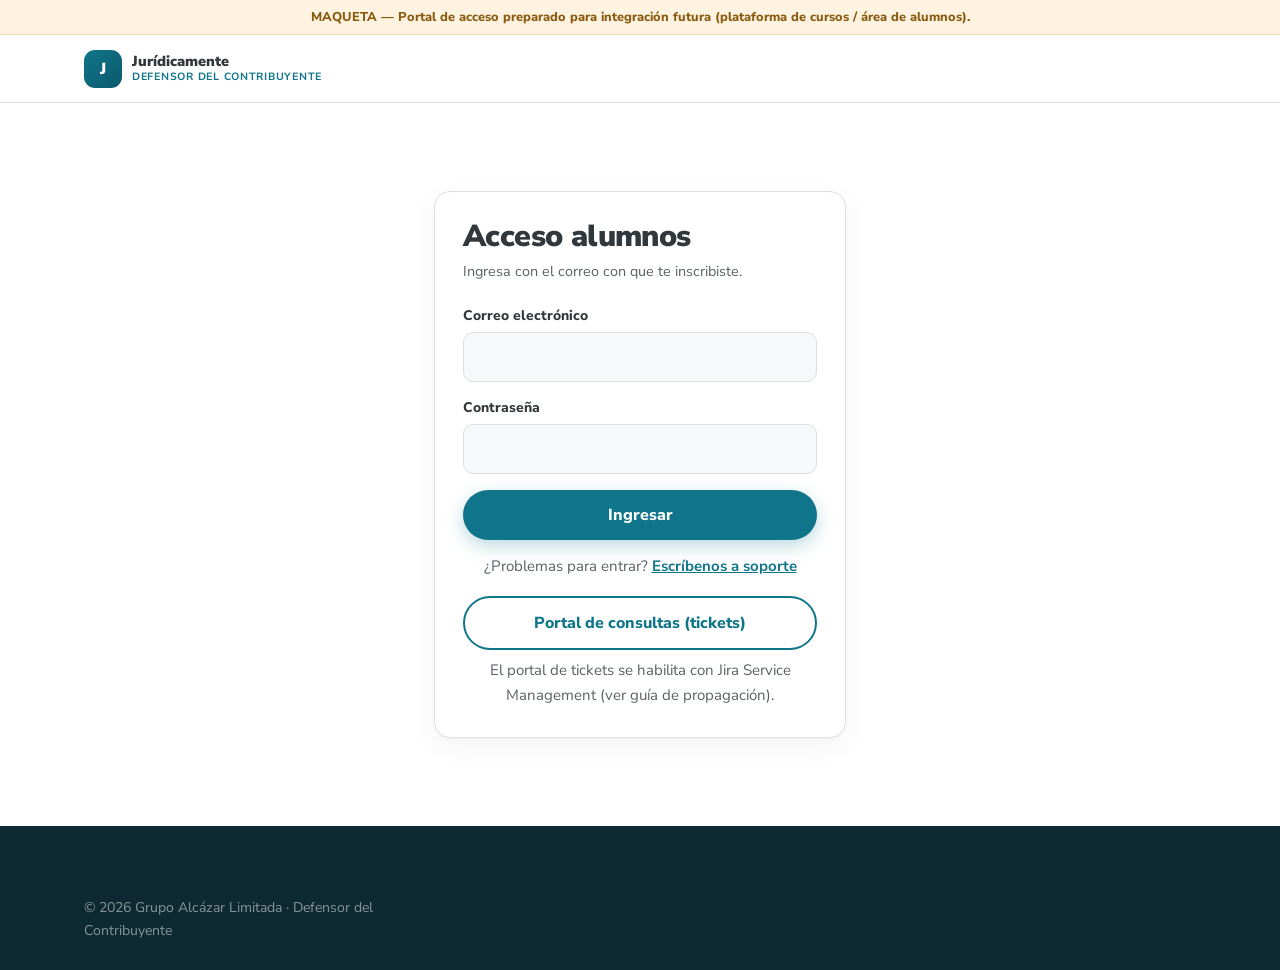
<file: acceso.html>
<!DOCTYPE html>
<html lang="es">
<head>
<meta charset="UTF-8" />
<meta name="viewport" content="width=device-width, initial-scale=1.0" />
<title>Acceso alumnos — Programa de Acompañamiento en Cobranza Fiscal</title>
<meta name="robots" content="noindex" />
<link rel="preconnect" href="https://fonts.googleapis.com" />
<link rel="preconnect" href="https://fonts.gstatic.com" crossorigin />
<link href="https://fonts.googleapis.com/css2?family=Nunito+Sans:opsz,wght@6..12,400;6..12,700;6..12,800;6..12,900&display=swap" rel="stylesheet" />
<link rel="icon" href="data:image/svg+xml,%3Csvg xmlns='http://www.w3.org/2000/svg' viewBox='0 0 64 64'%3E%3Crect width='64' height='64' rx='14' fill='%230F758A'/%3E%3Ctext x='32' y='44' font-family='Arial,sans-serif' font-size='36' font-weight='900' fill='white' text-anchor='middle'%3EJ%3C/text%3E%3C/svg%3E" />
<meta name="theme-color" content="#0F758A" />
<link rel="stylesheet" href="assets/css/estilo.css" />
</head>
<body>
<a class="skip-link" href="#contenido">Saltar al contenido</a>
<div class="sim-banner" role="status">MAQUETA — Portal de acceso preparado para integración futura (plataforma de cursos / área de alumnos).</div>

<header class="header">
  <div class="container">
    <a class="logo" href="index.html" aria-label="Inicio">
      <span class="logo-mark">J</span>
      <span class="logo-text"><strong>Jurídicamente</strong><span>Defensor del Contribuyente</span></span>
    </a>
  </div>
</header>

<main id="contenido">
<section class="section" style="min-height:60vh;display:flex;align-items:center">
  <div class="container" style="max-width:460px">
    <form class="card" id="loginForm" novalidate>
      <h1 class="display-sm" style="margin-bottom:6px">Acceso alumnos</h1>
      <p style="font-size:.9rem;color:var(--ink-soft);margin-bottom:22px">Ingresa con el correo con que te inscribiste.</p>
      <div class="field">
        <label for="l-email">Correo electrónico</label>
        <input id="l-email" name="email" type="email" required autocomplete="email" />
        <span class="error">Ingresa un correo válido.</span>
      </div>
      <div class="field">
        <label for="l-pass">Contraseña</label>
        <input id="l-pass" name="password" type="password" required autocomplete="current-password" />
        <span class="error">Ingresa tu contraseña.</span>
      </div>
      <button type="submit" class="btn btn-primary btn-block">Ingresar</button>
      <p class="hint" style="margin-top:14px;text-align:center">¿Problemas para entrar? <a href="contacto.html" style="color:var(--brand);font-weight:700">Escríbenos a soporte</a></p>
      <a href="contacto.html" class="btn btn-ghost btn-block" style="margin-top:16px" data-jira-portal data-evt="ticket_portal">Portal de consultas (tickets)</a>
      <p class="hint" style="margin-top:8px;text-align:center">El portal de tickets se habilita con Jira Service Management (ver guía de propagación).</p>
      <p class="hint" id="loginNote" style="display:none;margin-top:10px;color:var(--brand);font-weight:800;text-align:center">MAQUETA: aquí se conectará la plataforma de cursos (área de alumnos + tickets).</p>
    </form>
  </div>
</section>
</main>

<footer class="footer">
  <div class="container">
    <div class="footer-legal" style="padding-top:0">
      <p>© <span data-year></span> Grupo Alcázar Limitada · Defensor del Contribuyente</p>
    </div>
  </div>
</footer>
<script src="assets/js/config.js"></script>
<script src="assets/js/app.js"></script>
<script>
document.getElementById('loginForm').addEventListener('submit', function (e) {
  e.preventDefault();
  if (!window.__validateForm(this)) return;
  document.getElementById('loginNote').style.display = 'block';
});
</script>
</body>
</html>
</file>
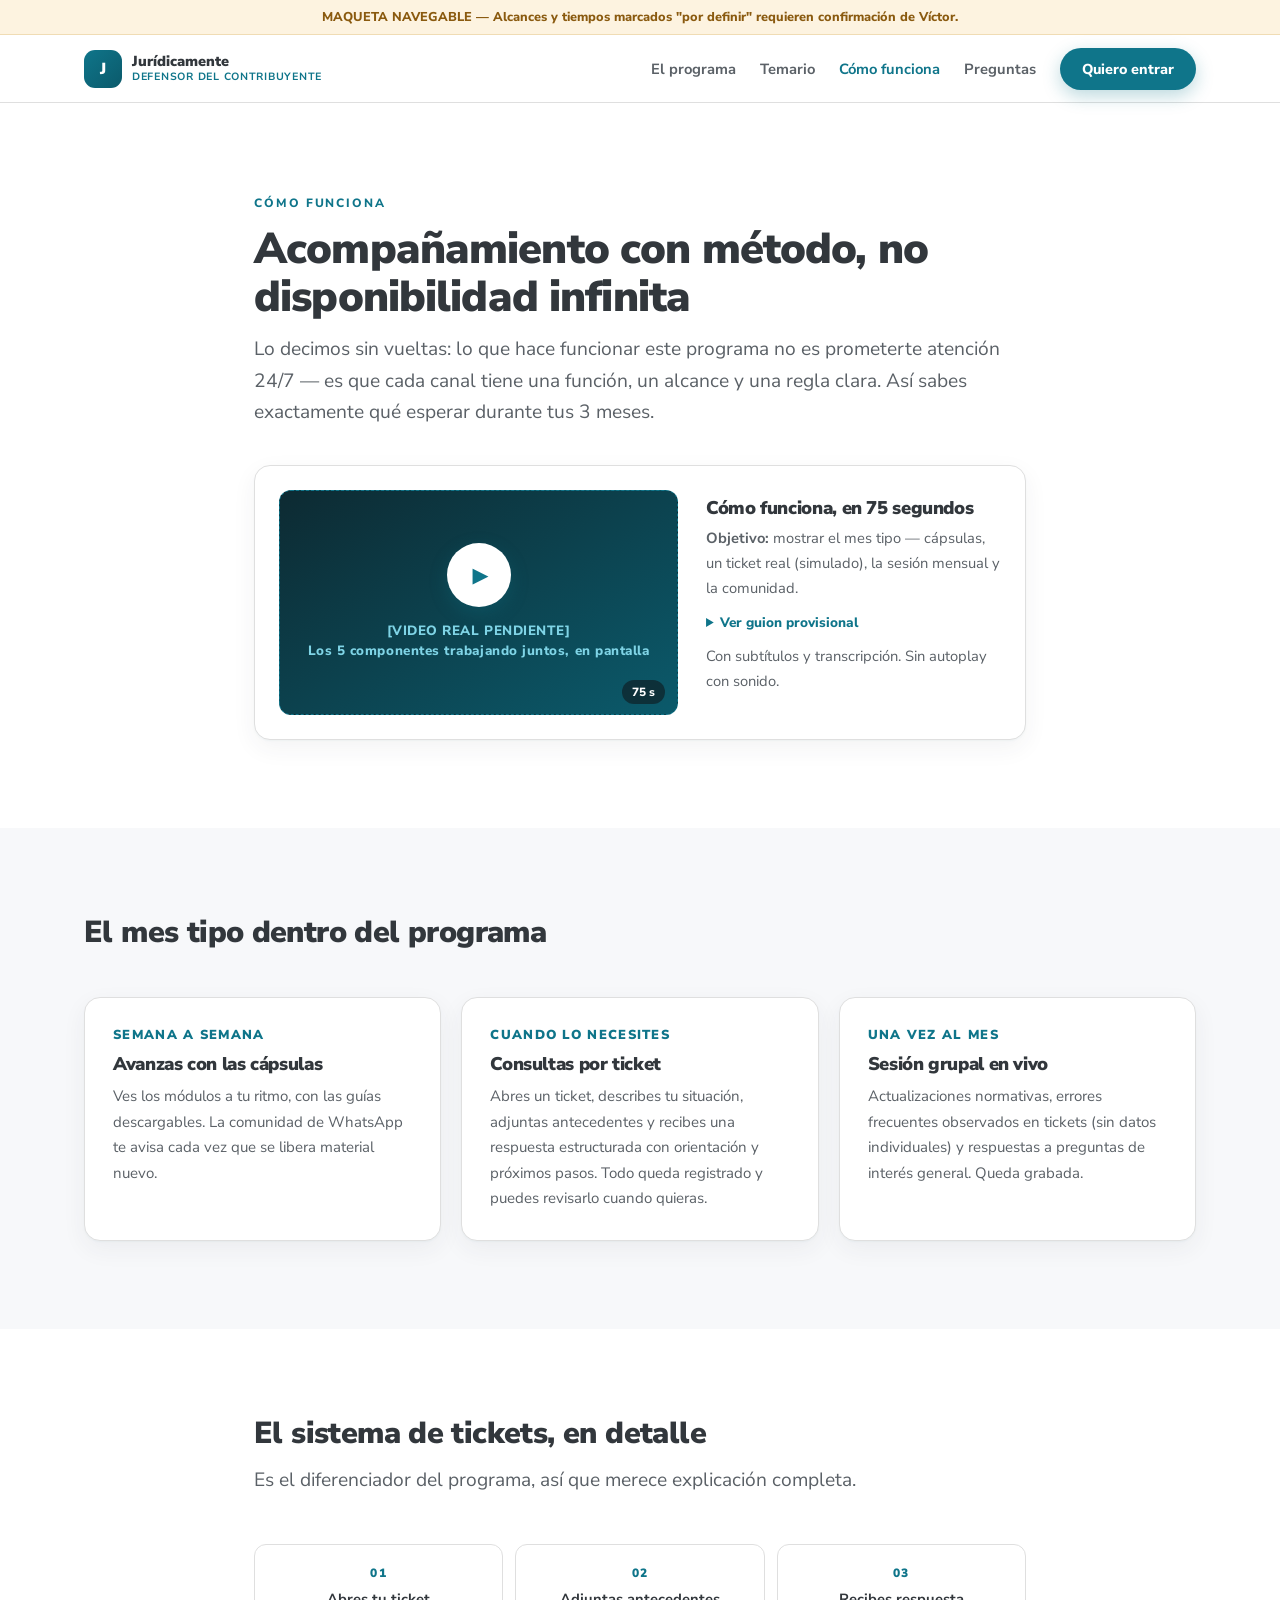
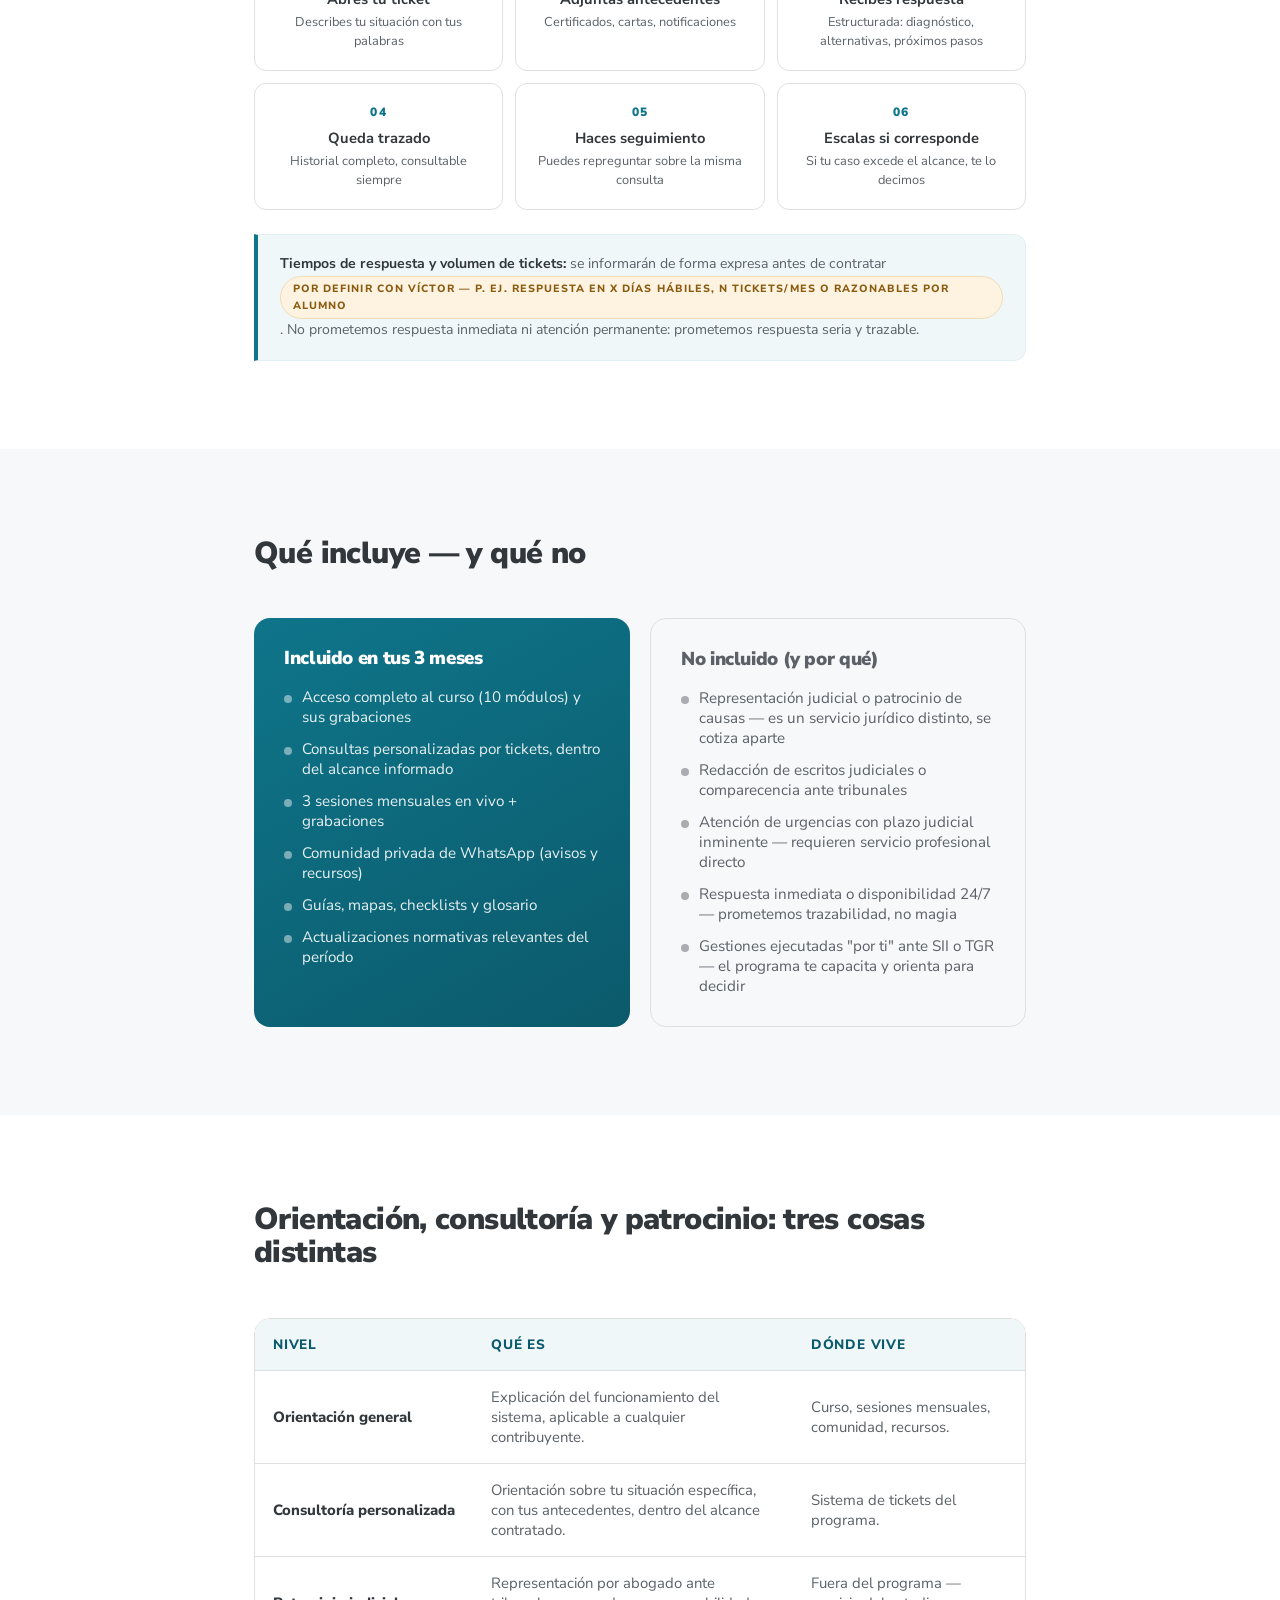
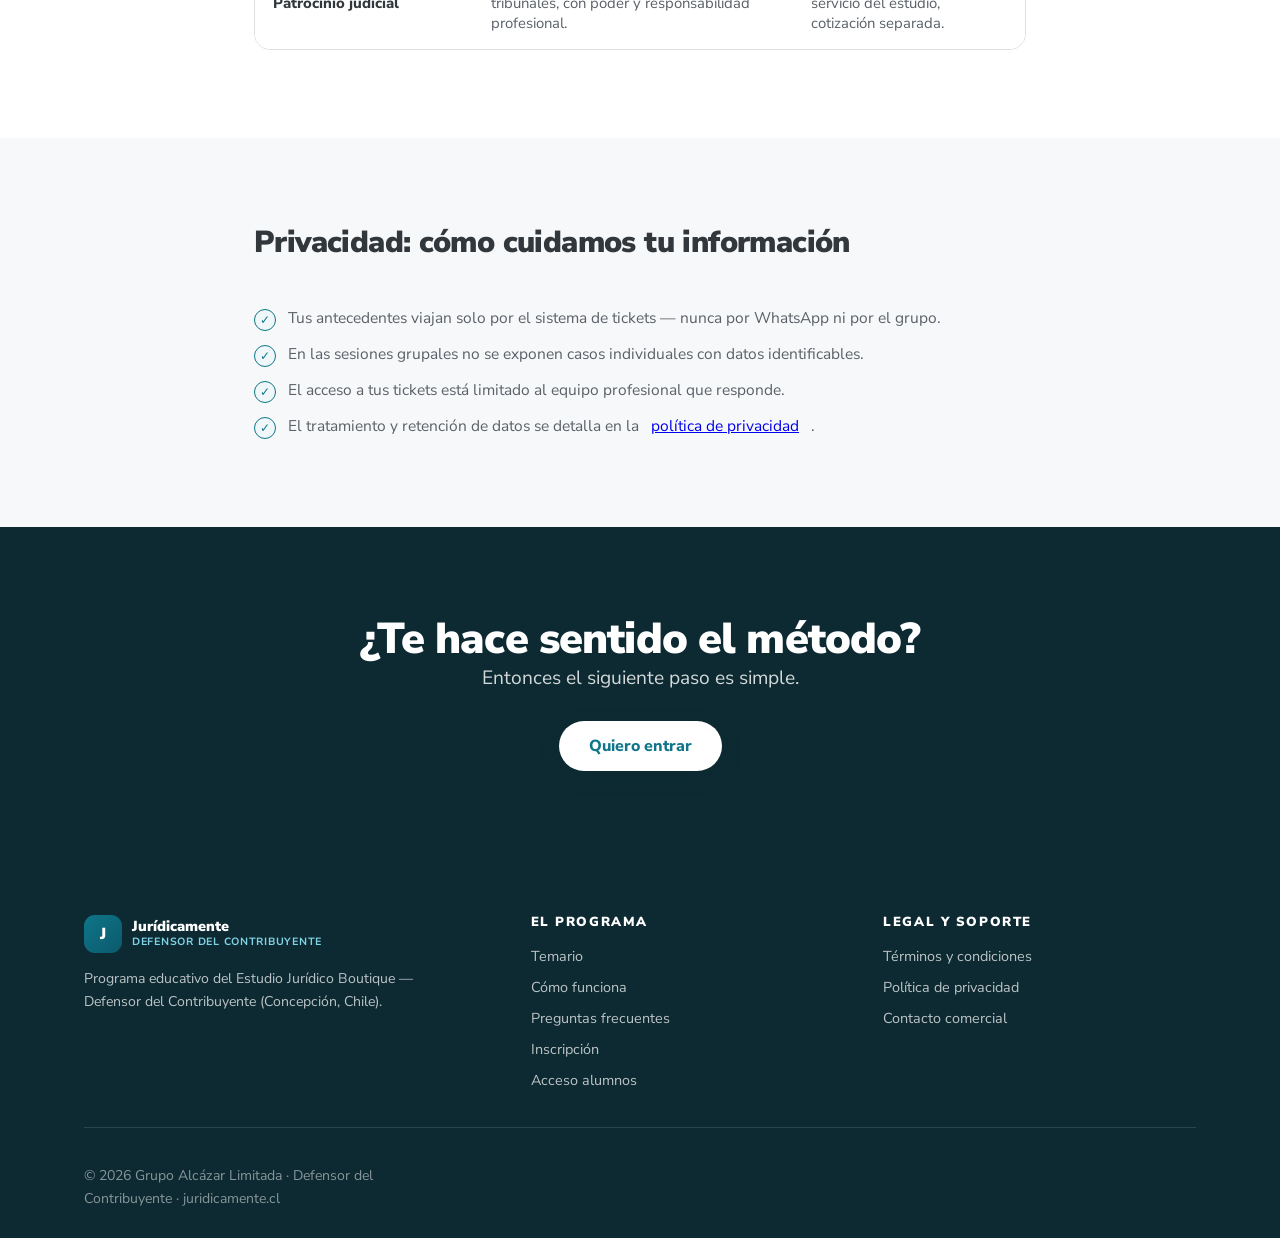
<file: como-funciona.html>
<!DOCTYPE html>
<html lang="es">
<head>
<meta charset="UTF-8" />
<meta name="viewport" content="width=device-width, initial-scale=1.0" />
<title>Cómo funciona el acompañamiento — Programa de Cobranza Fiscal</title>
<meta name="description" content="Cómo funciona el acompañamiento de 3 meses: canales, sistema de tickets, sesiones mensuales, comunidad, alcances incluidos y excluidos, y diferencias con el patrocinio judicial." />
<link rel="preconnect" href="https://fonts.googleapis.com" />
<link rel="preconnect" href="https://fonts.gstatic.com" crossorigin />
<link href="https://fonts.googleapis.com/css2?family=Nunito+Sans:opsz,wght@6..12,400;6..12,700;6..12,800;6..12,900&display=swap" rel="stylesheet" />
<link rel="icon" href="data:image/svg+xml,%3Csvg xmlns='http://www.w3.org/2000/svg' viewBox='0 0 64 64'%3E%3Crect width='64' height='64' rx='14' fill='%230F758A'/%3E%3Ctext x='32' y='44' font-family='Arial,sans-serif' font-size='36' font-weight='900' fill='white' text-anchor='middle'%3EJ%3C/text%3E%3C/svg%3E" />
<meta name="theme-color" content="#0F758A" />
<link rel="stylesheet" href="assets/css/estilo.css" />
</head>
<body>
<a class="skip-link" href="#contenido">Saltar al contenido</a>
<div class="sim-banner" role="status">MAQUETA NAVEGABLE — Alcances y tiempos marcados "por definir" requieren confirmación de Víctor.</div>

<header class="header">
  <div class="container">
    <a class="logo" href="index.html" aria-label="Inicio — Jurídicamente">
      <span class="logo-mark">J</span>
      <span class="logo-text"><strong>Jurídicamente</strong><span>Defensor del Contribuyente</span></span>
    </a>
    <button class="menu-toggle" id="menuToggle" aria-label="Abrir menú" aria-expanded="false"><span></span><span></span><span></span></button>
    <nav class="nav" aria-label="Principal">
      <a href="index.html#pilares">El programa</a>
      <a href="temario.html">Temario</a>
      <a href="como-funciona.html" aria-current="page">Cómo funciona</a>
      <a href="preguntas.html">Preguntas</a>
      <a href="inscripcion.html" class="btn btn-primary" data-evt="cta_click">Quiero entrar</a>
    </nav>
  </div>
</header>

<main id="contenido">
<section class="section">
  <div class="container-narrow">
    <span class="eyebrow" data-reveal>Cómo funciona</span>
    <h1 class="display-md" data-reveal style="--d:.06s">Acompañamiento con método, no disponibilidad infinita</h1>
    <p class="lead" data-reveal style="--d:.12s; margin-top:14px">Lo decimos sin vueltas: lo que hace funcionar este programa no es prometerte atención 24/7 — es que cada canal tiene una función, un alcance y una regla clara. Así sabes exactamente qué esperar durante tus 3 meses.</p>
    <div class="video-block" style="margin-top:36px" data-reveal>
      <button type="button" class="video-cover" data-video="como-funciona" aria-label="Reproducir video de cómo funciona el programa (pendiente de producción)">
        <span class="video-play" aria-hidden="true">▶</span>
        <span class="video-cover-text">[VIDEO REAL PENDIENTE]<br />Los 5 componentes trabajando juntos, en pantalla</span>
        <span class="video-dur">75 s</span>
      </button>
      <div class="video-meta">
        <h2 class="display-sm" style="font-size:1.15rem;margin-bottom:8px">Cómo funciona, en 75 segundos</h2>
        <p><b>Objetivo:</b> mostrar el mes tipo — cápsulas, un ticket real (simulado), la sesión mensual y la comunidad.</p>
        <details class="video-guion">
          <summary>Ver guion provisional</summary>
          <p>Semana 1: entras, ves el módulo de bienvenida y descargas el mapa. Semana 2: abres tu primer ticket con antecedentes. Semana 3: llega la respuesta y la revisas con el árbol de decisiones. Fin de mes: sesión en vivo con novedades. Repite por 3 meses, cada vez con más claridad.</p>
        </details>
        <p class="video-note">Con subtítulos y transcripción. Sin autoplay con sonido.</p>
      </div>
    </div>
  </div>
</section>

<section class="section section-alt">
  <div class="container">
    <div class="section-head" data-reveal><h2 class="display-sm">El mes tipo dentro del programa</h2></div>
    <div class="grid-3">
      <div class="card" data-reveal>
        <span class="card-num">SEMANA A SEMANA</span>
        <h3>Avanzas con las cápsulas</h3>
        <p>Ves los módulos a tu ritmo, con las guías descargables. La comunidad de WhatsApp te avisa cada vez que se libera material nuevo.</p>
      </div>
      <div class="card" data-reveal style="--d:.06s">
        <span class="card-num">CUANDO LO NECESITES</span>
        <h3>Consultas por ticket</h3>
        <p>Abres un ticket, describes tu situación, adjuntas antecedentes y recibes una respuesta estructurada con orientación y próximos pasos. Todo queda registrado y puedes revisarlo cuando quieras.</p>
      </div>
      <div class="card" data-reveal style="--d:.12s">
        <span class="card-num">UNA VEZ AL MES</span>
        <h3>Sesión grupal en vivo</h3>
        <p>Actualizaciones normativas, errores frecuentes observados en tickets (sin datos individuales) y respuestas a preguntas de interés general. Queda grabada.</p>
      </div>
    </div>
  </div>
</section>

<section class="section">
  <div class="container-narrow">
    <div class="section-head" data-reveal><h2 class="display-sm">El sistema de tickets, en detalle</h2>
      <p class="lead">Es el diferenciador del programa, así que merece explicación completa.</p>
    </div>
    <div class="flow" style="grid-template-columns:repeat(3,1fr)" data-reveal>
      <div class="flow-step"><b>Abres tu ticket</b><span>Describes tu situación con tus palabras</span></div>
      <div class="flow-step"><b>Adjuntas antecedentes</b><span>Certificados, cartas, notificaciones</span></div>
      <div class="flow-step"><b>Recibes respuesta</b><span>Estructurada: diagnóstico, alternativas, próximos pasos</span></div>
      <div class="flow-step"><b>Queda trazado</b><span>Historial completo, consultable siempre</span></div>
      <div class="flow-step"><b>Haces seguimiento</b><span>Puedes repreguntar sobre la misma consulta</span></div>
      <div class="flow-step"><b>Escalas si corresponde</b><span>Si tu caso excede el alcance, te lo decimos</span></div>
    </div>
    <div class="notice" style="margin-top:24px" data-reveal>
      <b>Tiempos de respuesta y volumen de tickets:</b> se informarán de forma expresa antes de contratar <span class="badge-prov">por definir con Víctor — p. ej. respuesta en X días hábiles, N tickets/mes o razonables por alumno</span>. No prometemos respuesta inmediata ni atención permanente: prometemos respuesta seria y trazable.
    </div>
  </div>
</section>

<section class="section section-alt">
  <div class="container-narrow">
    <div class="section-head" data-reveal><h2 class="display-sm">Qué incluye — y qué no</h2></div>
    <div class="versus">
      <div class="versus-col versus-brand" data-reveal>
        <h3>Incluido en tus 3 meses</h3>
        <ul>
          <li><span class="dot"></span>Acceso completo al curso (10 módulos) y sus grabaciones</li>
          <li><span class="dot"></span>Consultas personalizadas por tickets, dentro del alcance informado</li>
          <li><span class="dot"></span>3 sesiones mensuales en vivo + grabaciones</li>
          <li><span class="dot"></span>Comunidad privada de WhatsApp (avisos y recursos)</li>
          <li><span class="dot"></span>Guías, mapas, checklists y glosario</li>
          <li><span class="dot"></span>Actualizaciones normativas relevantes del período</li>
        </ul>
      </div>
      <div class="versus-col versus-plain" data-reveal style="--d:.08s">
        <h3>No incluido (y por qué)</h3>
        <ul>
          <li><span class="dot"></span>Representación judicial o patrocinio de causas — es un servicio jurídico distinto, se cotiza aparte</li>
          <li><span class="dot"></span>Redacción de escritos judiciales o comparecencia ante tribunales</li>
          <li><span class="dot"></span>Atención de urgencias con plazo judicial inminente — requieren servicio profesional directo</li>
          <li><span class="dot"></span>Respuesta inmediata o disponibilidad 24/7 — prometemos trazabilidad, no magia</li>
          <li><span class="dot"></span>Gestiones ejecutadas "por ti" ante SII o TGR — el programa te capacita y orienta para decidir</li>
        </ul>
      </div>
    </div>
  </div>
</section>

<section class="section">
  <div class="container-narrow">
    <div class="section-head" data-reveal><h2 class="display-sm">Orientación, consultoría y patrocinio: tres cosas distintas</h2></div>
    <div class="table-wrap" data-reveal>
      <table class="channels">
        <thead><tr><th scope="col">Nivel</th><th scope="col">Qué es</th><th scope="col">Dónde vive</th></tr></thead>
        <tbody>
          <tr><td>Orientación general</td><td>Explicación del funcionamiento del sistema, aplicable a cualquier contribuyente.</td><td>Curso, sesiones mensuales, comunidad, recursos.</td></tr>
          <tr><td>Consultoría personalizada</td><td>Orientación sobre tu situación específica, con tus antecedentes, dentro del alcance contratado.</td><td>Sistema de tickets del programa.</td></tr>
          <tr><td>Patrocinio judicial</td><td>Representación por abogado ante tribunales, con poder y responsabilidad profesional.</td><td>Fuera del programa — servicio del estudio, cotización separada.</td></tr>
        </tbody>
      </table>
    </div>
  </div>
</section>

<section class="section section-alt">
  <div class="container-narrow">
    <div class="section-head" data-reveal><h2 class="display-sm">Privacidad: cómo cuidamos tu información</h2></div>
    <ul class="not-list" style="max-width:100%">
      <li data-reveal><span class="x" style="background:var(--brand-tint);border-color:var(--brand);color:var(--brand)" aria-hidden="true">✓</span>Tus antecedentes viajan solo por el sistema de tickets — nunca por WhatsApp ni por el grupo.</li>
      <li data-reveal style="--d:.05s"><span class="x" style="background:var(--brand-tint);border-color:var(--brand);color:var(--brand)" aria-hidden="true">✓</span>En las sesiones grupales no se exponen casos individuales con datos identificables.</li>
      <li data-reveal style="--d:.1s"><span class="x" style="background:var(--brand-tint);border-color:var(--brand);color:var(--brand)" aria-hidden="true">✓</span>El acceso a tus tickets está limitado al equipo profesional que responde.</li>
      <li data-reveal style="--d:.15s"><span class="x" style="background:var(--brand-tint);border-color:var(--brand);color:var(--brand)" aria-hidden="true">✓</span>El tratamiento y retención de datos se detalla en la <a href="legal.html#privacidad">política de privacidad</a>.</li>
    </ul>
  </div>
</section>

<section class="section section-deep final-cta">
  <div class="container-narrow">
    <h2 class="display-md" data-reveal>¿Te hace sentido el método?</h2>
    <p class="lead" data-reveal style="--d:.06s">Entonces el siguiente paso es simple.</p>
    <div data-reveal style="--d:.12s"><a href="inscripcion.html" class="btn btn-on-teal" data-evt="cta_click">Quiero entrar</a></div>
  </div>
</section>
</main>

<footer class="footer">
  <div class="container">
    <div class="footer-grid">
      <div>
        <a class="logo" href="index.html"><span class="logo-mark">J</span><span class="logo-text"><strong>Jurídicamente</strong><span>Defensor del Contribuyente</span></span></a>
        <p>Programa educativo del Estudio Jurídico Boutique — Defensor del Contribuyente (Concepción, Chile).</p>
      </div>
      <div>
        <h4>El programa</h4>
        <ul>
          <li><a href="temario.html">Temario</a></li>
          <li><a href="como-funciona.html">Cómo funciona</a></li>
          <li><a href="preguntas.html">Preguntas frecuentes</a></li>
          <li><a href="inscripcion.html">Inscripción</a></li>
          <li><a href="acceso.html">Acceso alumnos</a></li>
        </ul>
      </div>
      <div>
        <h4>Legal y soporte</h4>
        <ul>
          <li><a href="legal.html">Términos y condiciones</a></li>
          <li><a href="legal.html#privacidad">Política de privacidad</a></li>
          <li><a href="contacto.html">Contacto comercial</a></li>
        </ul>
      </div>
    </div>
    <div class="footer-legal">
      <p>© <span data-year></span> Grupo Alcázar Limitada · Defensor del Contribuyente · juridicamente.cl</p>
    </div>
  </div>
</footer>
<script src="assets/js/config.js"></script>
<script src="assets/js/app.js"></script>
</body>
</html>
</file>
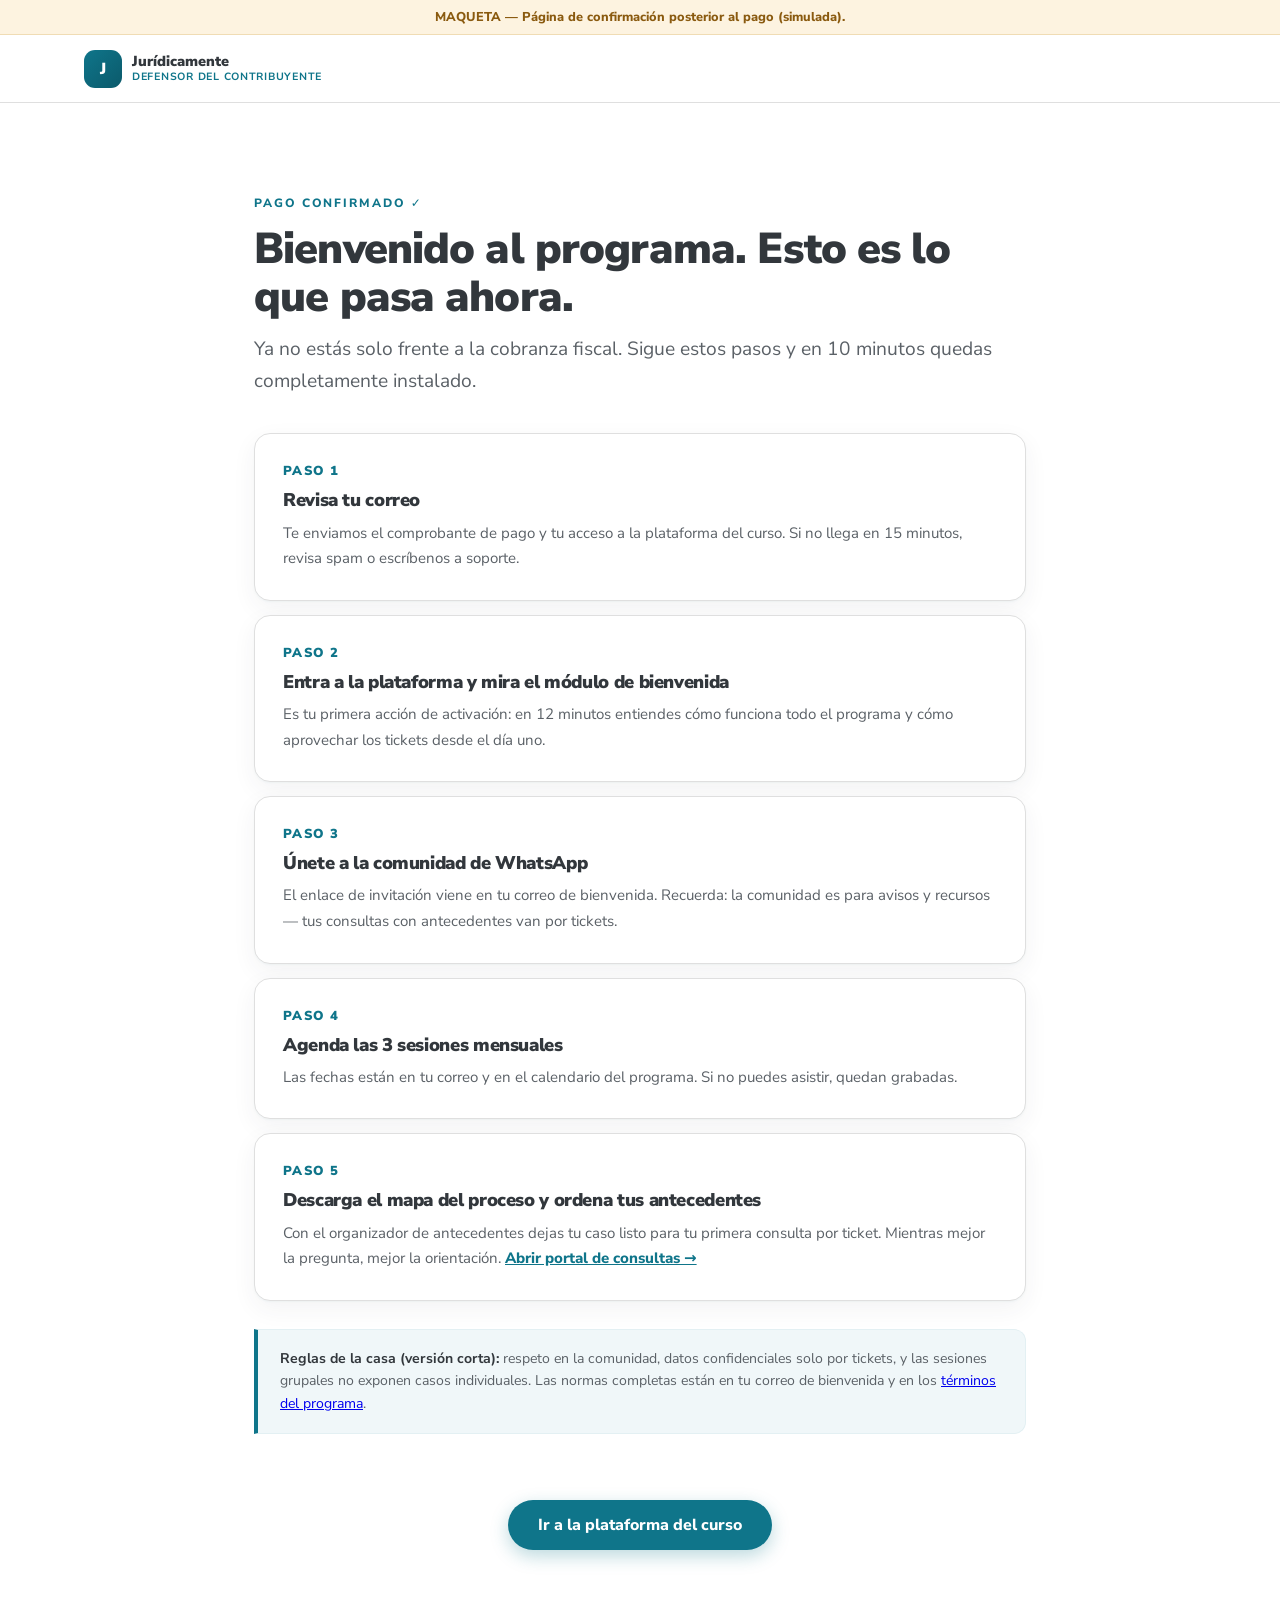
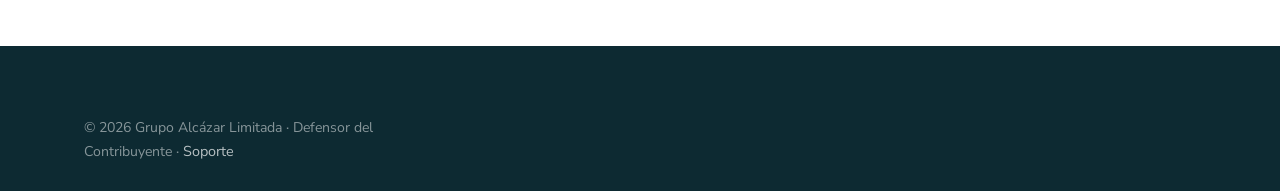
<file: confirmacion.html>
<!DOCTYPE html>
<html lang="es">
<head>
<meta charset="UTF-8" />
<meta name="viewport" content="width=device-width, initial-scale=1.0" />
<title>Inscripción confirmada — Programa de Acompañamiento en Cobranza Fiscal</title>
<meta name="robots" content="noindex" />
<link rel="preconnect" href="https://fonts.googleapis.com" />
<link rel="preconnect" href="https://fonts.gstatic.com" crossorigin />
<link href="https://fonts.googleapis.com/css2?family=Nunito+Sans:opsz,wght@6..12,400;6..12,700;6..12,800;6..12,900&display=swap" rel="stylesheet" />
<link rel="icon" href="data:image/svg+xml,%3Csvg xmlns='http://www.w3.org/2000/svg' viewBox='0 0 64 64'%3E%3Crect width='64' height='64' rx='14' fill='%230F758A'/%3E%3Ctext x='32' y='44' font-family='Arial,sans-serif' font-size='36' font-weight='900' fill='white' text-anchor='middle'%3EJ%3C/text%3E%3C/svg%3E" />
<meta name="theme-color" content="#0F758A" />
<link rel="stylesheet" href="assets/css/estilo.css" />
</head>
<body>
<a class="skip-link" href="#contenido">Saltar al contenido</a>
<div class="sim-banner" role="status">MAQUETA — Página de confirmación posterior al pago (simulada).</div>

<header class="header">
  <div class="container">
    <a class="logo" href="index.html" aria-label="Inicio">
      <span class="logo-mark">J</span>
      <span class="logo-text"><strong>Jurídicamente</strong><span>Defensor del Contribuyente</span></span>
    </a>
  </div>
</header>

<main id="contenido">
<section class="section">
  <div class="container-narrow">
    <span class="eyebrow" data-reveal>Pago confirmado ✓</span>
    <h1 class="display-md" data-reveal style="--d:.06s">Bienvenido al programa. Esto es lo que pasa ahora.</h1>
    <p class="lead" data-reveal style="--d:.12s; margin-top:14px">Ya no estás solo frente a la cobranza fiscal. Sigue estos pasos y en 10 minutos quedas completamente instalado.</p>

    <div style="margin-top:36px">
      <div class="card" style="margin-bottom:14px" data-reveal>
        <span class="card-num">PASO 1</span>
        <h3>Revisa tu correo</h3>
        <p>Te enviamos el comprobante de pago y tu acceso a la plataforma del curso. Si no llega en 15 minutos, revisa spam o escríbenos a soporte.</p>
      </div>
      <div class="card" style="margin-bottom:14px" data-reveal style="--d:.05s">
        <span class="card-num">PASO 2</span>
        <h3>Entra a la plataforma y mira el módulo de bienvenida</h3>
        <p>Es tu primera acción de activación: en 12 minutos entiendes cómo funciona todo el programa y cómo aprovechar los tickets desde el día uno.</p>
      </div>
      <div class="card" style="margin-bottom:14px" data-reveal style="--d:.1s">
        <span class="card-num">PASO 3</span>
        <h3>Únete a la comunidad de WhatsApp</h3>
        <p>El enlace de invitación viene en tu correo de bienvenida. Recuerda: la comunidad es para avisos y recursos — tus consultas con antecedentes van por tickets.</p>
      </div>
      <div class="card" style="margin-bottom:14px" data-reveal style="--d:.15s">
        <span class="card-num">PASO 4</span>
        <h3>Agenda las 3 sesiones mensuales</h3>
        <p>Las fechas están en tu correo y en el calendario del programa. Si no puedes asistir, quedan grabadas.</p>
      </div>
      <div class="card" data-reveal style="--d:.2s">
        <span class="card-num">PASO 5</span>
        <h3>Descarga el mapa del proceso y ordena tus antecedentes</h3>
        <p>Con el organizador de antecedentes dejas tu caso listo para tu primera consulta por ticket. Mientras mejor la pregunta, mejor la orientación. <a href="contacto.html" data-jira-portal data-evt="ticket_portal" style="color:var(--brand);font-weight:800">Abrir portal de consultas →</a></p>
      </div>
    </div>

    <div class="notice" style="margin-top:28px" data-reveal>
      <b>Reglas de la casa (versión corta):</b> respeto en la comunidad, datos confidenciales solo por tickets, y las sesiones grupales no exponen casos individuales. Las normas completas están en tu correo de bienvenida y en los <a href="legal.html">términos del programa</a>.
    </div>

    <div class="final-cta" style="padding:40px 0 8px" data-reveal>
      <a href="acceso.html" class="btn btn-primary" data-evt="cta_acceso">Ir a la plataforma del curso</a>
    </div>
  </div>
</section>
</main>

<footer class="footer">
  <div class="container">
    <div class="footer-legal" style="padding-top:0">
      <p>© <span data-year></span> Grupo Alcázar Limitada · Defensor del Contribuyente · <a href="contacto.html" style="color:rgba(255,255,255,.7)">Soporte</a></p>
    </div>
  </div>
</footer>
<script src="assets/js/config.js"></script>
<script src="assets/js/app.js"></script>
</body>
</html>
</file>
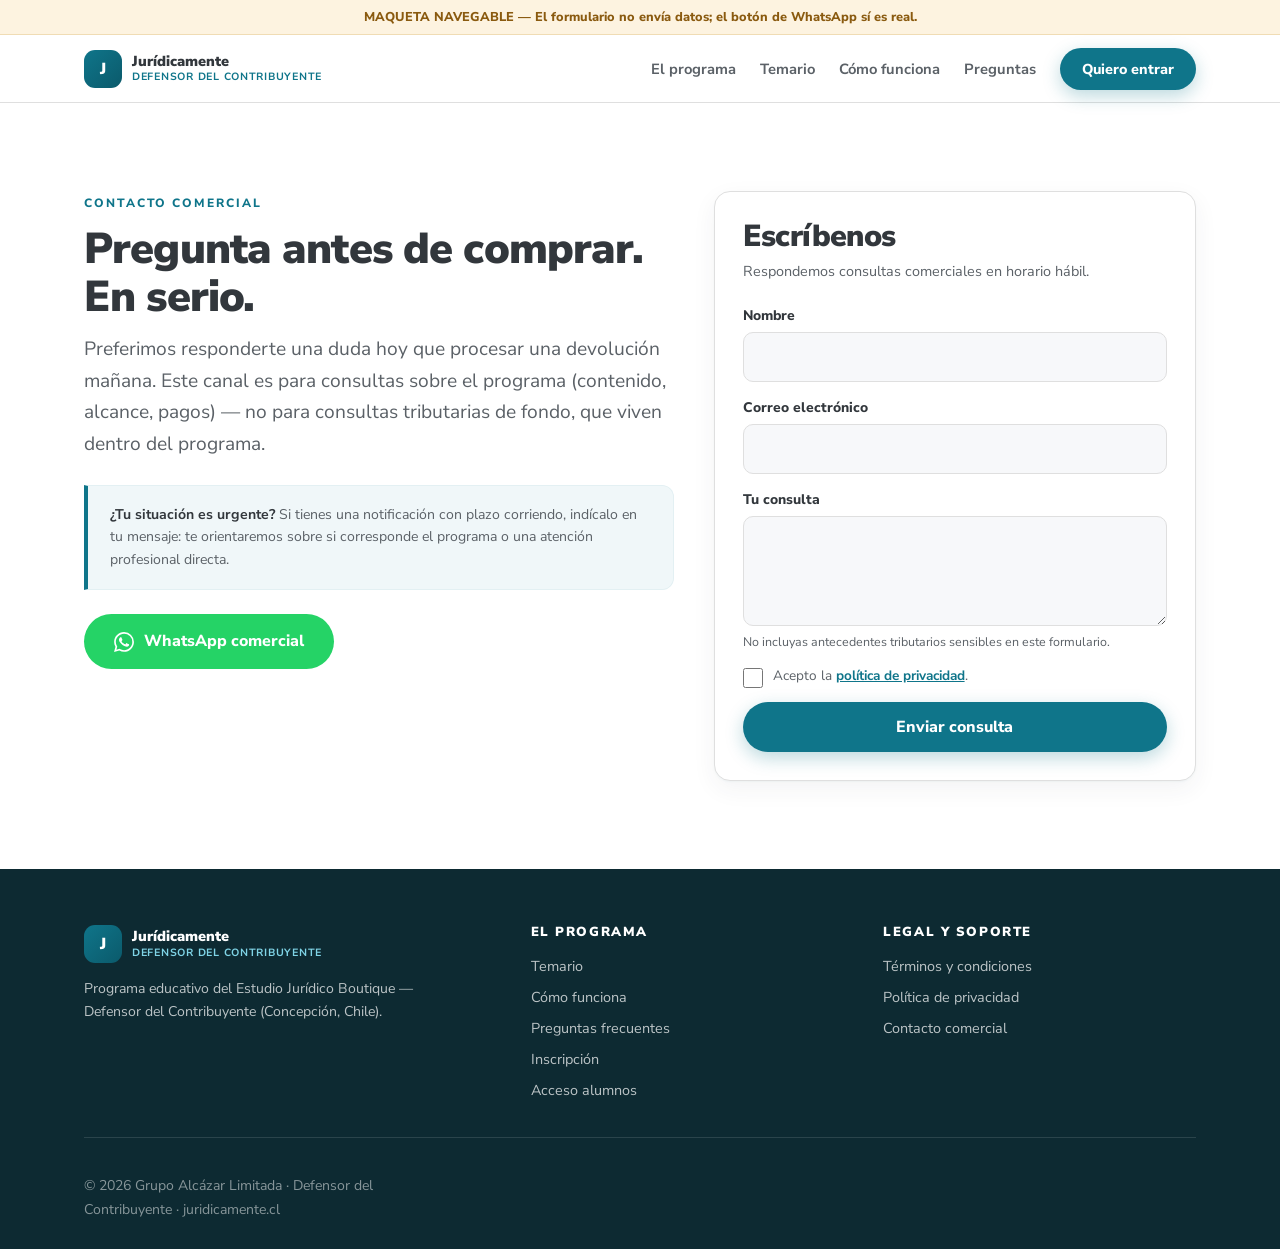
<file: contacto.html>
<!DOCTYPE html>
<html lang="es">
<head>
<meta charset="UTF-8" />
<meta name="viewport" content="width=device-width, initial-scale=1.0" />
<title>Contacto comercial — Programa de Acompañamiento en Cobranza Fiscal</title>
<meta name="description" content="¿Dudas antes de inscribirte? Canal de consultas comerciales del Programa de Acompañamiento en Cobranza Fiscal." />
<link rel="preconnect" href="https://fonts.googleapis.com" />
<link rel="preconnect" href="https://fonts.gstatic.com" crossorigin />
<link href="https://fonts.googleapis.com/css2?family=Nunito+Sans:opsz,wght@6..12,400;6..12,700;6..12,800;6..12,900&display=swap" rel="stylesheet" />
<link rel="icon" href="data:image/svg+xml,%3Csvg xmlns='http://www.w3.org/2000/svg' viewBox='0 0 64 64'%3E%3Crect width='64' height='64' rx='14' fill='%230F758A'/%3E%3Ctext x='32' y='44' font-family='Arial,sans-serif' font-size='36' font-weight='900' fill='white' text-anchor='middle'%3EJ%3C/text%3E%3C/svg%3E" />
<meta name="theme-color" content="#0F758A" />
<link rel="stylesheet" href="assets/css/estilo.css" />
</head>
<body>
<a class="skip-link" href="#contenido">Saltar al contenido</a>
<div class="sim-banner" role="status">MAQUETA NAVEGABLE — El formulario no envía datos; el botón de WhatsApp sí es real.</div>

<header class="header">
  <div class="container">
    <a class="logo" href="index.html" aria-label="Inicio — Jurídicamente">
      <span class="logo-mark">J</span>
      <span class="logo-text"><strong>Jurídicamente</strong><span>Defensor del Contribuyente</span></span>
    </a>
    <button class="menu-toggle" id="menuToggle" aria-label="Abrir menú" aria-expanded="false"><span></span><span></span><span></span></button>
    <nav class="nav" aria-label="Principal">
      <a href="index.html#pilares">El programa</a>
      <a href="temario.html">Temario</a>
      <a href="como-funciona.html">Cómo funciona</a>
      <a href="preguntas.html">Preguntas</a>
      <a href="inscripcion.html" class="btn btn-primary" data-evt="cta_click">Quiero entrar</a>
    </nav>
  </div>
</header>

<main id="contenido">
<section class="section">
  <div class="container">
    <div class="checkout-grid">
      <div>
        <span class="eyebrow" data-reveal>Contacto comercial</span>
        <h1 class="display-md" data-reveal style="--d:.06s">Pregunta antes de comprar. En serio.</h1>
        <p class="lead" data-reveal style="--d:.12s; margin-top:14px">Preferimos responderte una duda hoy que procesar una devolución mañana. Este canal es para consultas sobre el programa (contenido, alcance, pagos) — no para consultas tributarias de fondo, que viven dentro del programa.</p>
        <div class="notice" style="margin:24px 0" data-reveal>
          <b>¿Tu situación es urgente?</b> Si tienes una notificación con plazo corriendo, indícalo en tu mensaje: te orientaremos sobre si corresponde el programa o una atención profesional directa.
        </div>
        <p data-reveal><a href="https://wa.me/56957062518?text=Hola%2C%20tengo%20una%20consulta%20sobre%20el%20Programa%20de%20Acompa%C3%B1amiento%20en%20Cobranza%20Fiscal." class="btn btn-wa" data-evt="whatsapp_click" target="_blank" rel="noopener">
          <svg viewBox="0 0 24 24" width="20" height="20" fill="currentColor" aria-hidden="true"><path d="M17.472 14.382c-.297-.149-1.758-.867-2.03-.967-.273-.099-.471-.148-.67.15-.197.297-.767.966-.94 1.164-.173.199-.347.223-.644.075-.297-.15-1.255-.463-2.39-1.475-.883-.788-1.48-1.761-1.653-2.059-.173-.297-.018-.458.13-.606.134-.133.298-.347.446-.52.149-.174.198-.298.298-.497.099-.198.05-.371-.025-.52-.075-.149-.669-1.612-.916-2.207-.242-.579-.487-.5-.669-.51-.173-.008-.371-.01-.57-.01-.198 0-.52.074-.792.372-.272.297-1.04 1.016-1.04 2.479 0 1.462 1.065 2.875 1.213 3.074.149.198 2.096 3.2 5.077 4.487.709.306 1.262.489 1.694.625.712.227 1.36.195 1.871.118.571-.085 1.758-.719 2.006-1.413.248-.694.248-1.289.173-1.413-.074-.124-.272-.198-.57-.347m-5.421 7.403h-.004a9.87 9.87 0 01-5.031-1.378l-.361-.214-3.741.982.998-3.648-.235-.374a9.86 9.86 0 01-1.51-5.26c.001-5.45 4.436-9.884 9.888-9.884 2.64 0 5.122 1.03 6.988 2.898a9.825 9.825 0 012.893 6.994c-.003 5.45-4.437 9.884-9.885 9.884m8.413-18.297A11.815 11.815 0 0012.05 0C5.495 0 .16 5.335.157 11.892c0 2.096.547 4.142 1.588 5.945L.057 24l6.305-1.654a11.882 11.882 0 005.683 1.448h.005c6.554 0 11.89-5.335 11.893-11.893a11.821 11.821 0 00-3.48-8.413Z"/></svg>
          WhatsApp comercial</a></p>
      </div>

      <form class="card" id="contactForm" data-reveal style="--d:.1s" novalidate>
        <h2 class="display-sm" style="margin-bottom:6px">Escríbenos</h2>
        <p style="font-size:.9rem;color:var(--ink-soft);margin-bottom:22px">Respondemos consultas comerciales en horario hábil.</p>
        <div class="field">
          <label for="c-nombre">Nombre</label>
          <input id="c-nombre" name="nombre" type="text" required autocomplete="name" />
          <span class="error">Ingresa tu nombre.</span>
        </div>
        <div class="field">
          <label for="c-email">Correo electrónico</label>
          <input id="c-email" name="email" type="email" required autocomplete="email" />
          <span class="error">Ingresa un correo válido.</span>
        </div>
        <div class="field">
          <label for="c-msg">Tu consulta</label>
          <textarea id="c-msg" name="mensaje" required></textarea>
          <span class="hint">No incluyas antecedentes tributarios sensibles en este formulario.</span>
          <span class="error">Cuéntanos tu consulta.</span>
        </div>
        <div class="check-row">
          <input type="checkbox" id="c-priv" required />
          <label for="c-priv">Acepto la <a href="legal.html#privacidad">política de privacidad</a>.</label>
        </div>
        <button type="submit" class="btn btn-primary btn-block" data-evt="form_contacto">Enviar consulta</button>
        <p class="hint" id="contactOk" style="display:none;margin-top:14px;color:var(--brand);font-weight:800">✓ MAQUETA: consulta registrada (simulación — no se envió ningún dato).</p>
      </form>
    </div>
  </div>
</section>
</main>

<footer class="footer">
  <div class="container">
    <div class="footer-grid">
      <div>
        <a class="logo" href="index.html"><span class="logo-mark">J</span><span class="logo-text"><strong>Jurídicamente</strong><span>Defensor del Contribuyente</span></span></a>
        <p>Programa educativo del Estudio Jurídico Boutique — Defensor del Contribuyente (Concepción, Chile).</p>
      </div>
      <div>
        <h4>El programa</h4>
        <ul>
          <li><a href="temario.html">Temario</a></li>
          <li><a href="como-funciona.html">Cómo funciona</a></li>
          <li><a href="preguntas.html">Preguntas frecuentes</a></li>
          <li><a href="inscripcion.html">Inscripción</a></li>
          <li><a href="acceso.html">Acceso alumnos</a></li>
        </ul>
      </div>
      <div>
        <h4>Legal y soporte</h4>
        <ul>
          <li><a href="legal.html">Términos y condiciones</a></li>
          <li><a href="legal.html#privacidad">Política de privacidad</a></li>
          <li><a href="contacto.html">Contacto comercial</a></li>
        </ul>
      </div>
    </div>
    <div class="footer-legal">
      <p>© <span data-year></span> Grupo Alcázar Limitada · Defensor del Contribuyente · juridicamente.cl</p>
    </div>
  </div>
</footer>
<script src="assets/js/config.js"></script>
<script src="assets/js/app.js"></script>
<script>
document.getElementById('contactForm').addEventListener('submit', function (e) {
  e.preventDefault();
  var form = this;
  if (!window.__validateForm(form)) return;
  window.__track('form_submit', { form: 'contacto' });
  var hook = (window.SITE_CONFIG || {}).FORM_WEBHOOK_URL;
  var ok = document.getElementById('contactOk');
  if (hook) {
    /* Envío real al webhook configurado (n8n / Formspree / Make). */
    fetch(hook, {
      method: 'POST',
      headers: { 'Content-Type': 'application/json' },
      body: JSON.stringify({
        nombre: form.nombre.value, email: form.email.value,
        mensaje: form.mensaje.value, origen: 'contacto-programa'
      })
    }).then(function () {
      ok.textContent = '✓ Consulta enviada. Te responderemos en horario hábil.';
      ok.style.display = 'block'; form.reset();
    }).catch(function () {
      ok.textContent = 'No pudimos enviar tu consulta. Escríbenos por WhatsApp.';
      ok.style.display = 'block';
    });
  } else {
    ok.style.display = 'block';
    form.reset();
  }
});
</script>
</body>
</html>
</file>
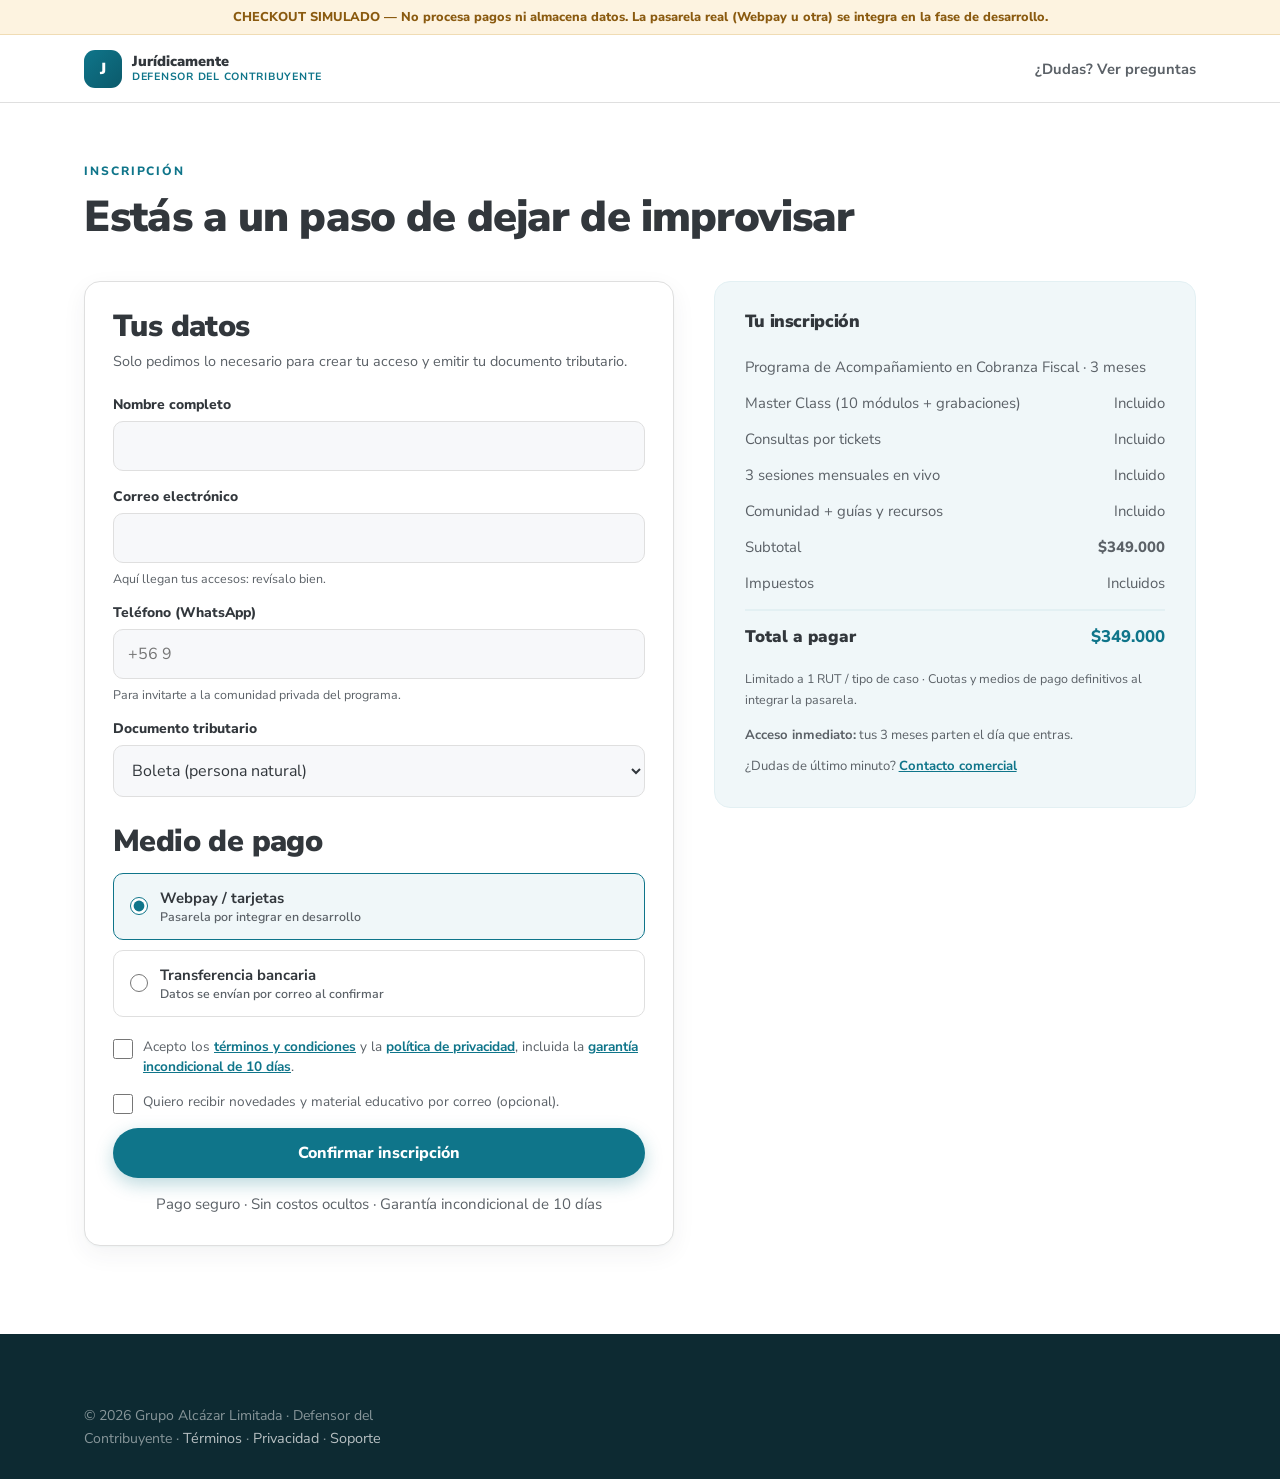
<file: inscripcion.html>
<!DOCTYPE html>
<html lang="es">
<head>
<meta charset="UTF-8" />
<meta name="viewport" content="width=device-width, initial-scale=1.0" />
<title>Inscripción — Programa de Acompañamiento en Cobranza Fiscal</title>
<meta name="description" content="Inscríbete al Programa de Acompañamiento en Cobranza Fiscal: 3 meses de curso, consultas por tickets, sesiones mensuales y comunidad." />
<meta name="robots" content="noindex" />
<link rel="preconnect" href="https://fonts.googleapis.com" />
<link rel="preconnect" href="https://fonts.gstatic.com" crossorigin />
<link href="https://fonts.googleapis.com/css2?family=Nunito+Sans:opsz,wght@6..12,400;6..12,700;6..12,800;6..12,900&display=swap" rel="stylesheet" />
<link rel="icon" href="data:image/svg+xml,%3Csvg xmlns='http://www.w3.org/2000/svg' viewBox='0 0 64 64'%3E%3Crect width='64' height='64' rx='14' fill='%230F758A'/%3E%3Ctext x='32' y='44' font-family='Arial,sans-serif' font-size='36' font-weight='900' fill='white' text-anchor='middle'%3EJ%3C/text%3E%3C/svg%3E" />
<meta name="theme-color" content="#0F758A" />
<link rel="stylesheet" href="assets/css/estilo.css" />
</head>
<body>
<a class="skip-link" href="#contenido">Saltar al contenido</a>
<div class="sim-banner" role="status">CHECKOUT SIMULADO — No procesa pagos ni almacena datos. La pasarela real (Webpay u otra) se integra en la fase de desarrollo.</div>

<!-- Checkout sin distracciones: header mínimo, sin navegación completa -->
<header class="header">
  <div class="container">
    <a class="logo" href="index.html" aria-label="Volver al inicio">
      <span class="logo-mark">J</span>
      <span class="logo-text"><strong>Jurídicamente</strong><span>Defensor del Contribuyente</span></span>
    </a>
    <nav class="nav" aria-label="Checkout" style="position:static;opacity:1;pointer-events:auto;flex-direction:row;padding:0;background:none">
      <a href="preguntas.html">¿Dudas? Ver preguntas</a>
    </nav>
  </div>
</header>

<main id="contenido">
<section class="section" style="padding-top:56px">
  <div class="container">
    <span class="eyebrow" data-reveal>Inscripción</span>
    <h1 class="display-md" data-reveal style="--d:.06s">Estás a un paso de dejar de improvisar</h1>
    <div class="checkout-grid" style="margin-top:40px">

      <!-- Formulario -->
      <form class="card" id="checkoutForm" data-reveal novalidate>
        <h2 class="display-sm" style="margin-bottom:6px">Tus datos</h2>
        <p style="font-size:.9rem;color:var(--ink-soft);margin-bottom:22px">Solo pedimos lo necesario para crear tu acceso y emitir tu documento tributario.</p>
        <div class="field">
          <label for="i-nombre">Nombre completo</label>
          <input id="i-nombre" name="nombre" type="text" required autocomplete="name" />
          <span class="error">Ingresa tu nombre completo.</span>
        </div>
        <div class="field">
          <label for="i-email">Correo electrónico</label>
          <input id="i-email" name="email" type="email" required autocomplete="email" />
          <span class="hint">Aquí llegan tus accesos: revísalo bien.</span>
          <span class="error">Ingresa un correo válido.</span>
        </div>
        <div class="field">
          <label for="i-fono">Teléfono (WhatsApp)</label>
          <input id="i-fono" name="fono" type="tel" required autocomplete="tel" placeholder="+56 9 " />
          <span class="hint">Para invitarte a la comunidad privada del programa.</span>
          <span class="error">Ingresa tu teléfono.</span>
        </div>
        <div class="field">
          <label for="i-doc">Documento tributario</label>
          <select id="i-doc" name="documento" required>
            <option value="boleta" selected>Boleta (persona natural)</option>
            <option value="factura">Factura (empresa)</option>
          </select>
        </div>

        <h2 class="display-sm" style="margin:28px 0 12px">Medio de pago</h2>
        <div class="pay-methods" role="radiogroup" aria-label="Medio de pago">
          <label><input type="radio" name="pago" value="webpay" checked /> <span>Webpay / tarjetas <small>Pasarela por integrar en desarrollo</small></span></label>
          <label><input type="radio" name="pago" value="transferencia" /> <span>Transferencia bancaria <small>Datos se envían por correo al confirmar</small></span></label>
        </div>

        <div class="check-row">
          <input type="checkbox" id="i-tyc" required />
          <label for="i-tyc">Acepto los <a href="legal.html">términos y condiciones</a> y la <a href="legal.html#privacidad">política de privacidad</a>, incluida la <a href="legal.html#garantia">garantía incondicional de 10 días</a>.</label>
        </div>
        <div class="check-row">
          <input type="checkbox" id="i-com" />
          <label for="i-com">Quiero recibir novedades y material educativo por correo (opcional).</label>
        </div>

        <button type="submit" class="btn btn-primary btn-block" data-evt="checkout_submit">Confirmar inscripción</button>
        <p class="hint" style="margin-top:14px;text-align:center">Pago seguro · Sin costos ocultos · Garantía incondicional de 10 días</p>
      </form>

      <!-- Resumen del pedido -->
      <aside class="order-summary" data-reveal style="--d:.08s" aria-label="Resumen de tu inscripción">
        <h2>Tu inscripción</h2>
        <div class="order-line"><span>Programa de Acompañamiento en Cobranza Fiscal · 3 meses</span></div>
        <div class="order-line"><span>Master Class (10 módulos + grabaciones)</span><span>Incluido</span></div>
        <div class="order-line"><span>Consultas por tickets</span><span>Incluido</span></div>
        <div class="order-line"><span>3 sesiones mensuales en vivo</span><span>Incluido</span></div>
        <div class="order-line"><span>Comunidad + guías y recursos</span><span>Incluido</span></div>
        <div class="order-line"><span>Subtotal</span><span class="nums">$349.000</span></div>
        <div class="order-line"><span>Impuestos</span><span>Incluidos</span></div>
        <div class="order-line total"><span>Total a pagar</span><span class="nums">$349.000</span></div>
        <p style="font-size:.78rem;color:var(--ink-soft);margin-top:12px">Limitado a 1 RUT / tipo de caso · Cuotas y medios de pago definitivos al integrar la pasarela.</p>
        <p style="font-size:.82rem;color:var(--ink-soft);margin-top:14px"><b>Acceso inmediato:</b> tus 3 meses parten el día que entras.</p>
        <p style="font-size:.82rem;color:var(--ink-soft);margin-top:8px">¿Dudas de último minuto? <a href="contacto.html" style="color:var(--brand);font-weight:700">Contacto comercial</a></p>
      </aside>

    </div>
  </div>
</section>
</main>

<footer class="footer">
  <div class="container">
    <div class="footer-legal" style="padding-top:0">
      <p>© <span data-year></span> Grupo Alcázar Limitada · Defensor del Contribuyente · <a href="legal.html" style="color:rgba(255,255,255,.7)">Términos</a> · <a href="legal.html#privacidad" style="color:rgba(255,255,255,.7)">Privacidad</a> · <a href="contacto.html" style="color:rgba(255,255,255,.7)">Soporte</a></p>
    </div>
  </div>
</footer>
<script src="assets/js/config.js"></script>
<script src="assets/js/app.js"></script>
<script>
window.__track('checkout_start');
document.getElementById('checkoutForm').addEventListener('submit', function (e) {
  e.preventDefault();
  if (!window.__validateForm(this)) {
    window.__track('checkout_error', { motivo: 'validacion' });
    return;
  }
  var flow = (window.SITE_CONFIG || {}).FLOW_PAYMENT_URL;
  if (flow) {
    /* Pago real: redirige al link de cobro de Flow (flow.cl). */
    window.__track('purchase_redirect', { pasarela: 'flow', valor: 349000, moneda: 'CLP' });
    location.href = flow;
  } else {
    /* SIMULACIÓN mientras Flow no esté configurado en assets/js/config.js. */
    window.__track('purchase', { valor: 349000, moneda: 'CLP', simulado: true });
    location.href = 'confirmacion.html';
  }
});
</script>
</body>
</html>
</file>
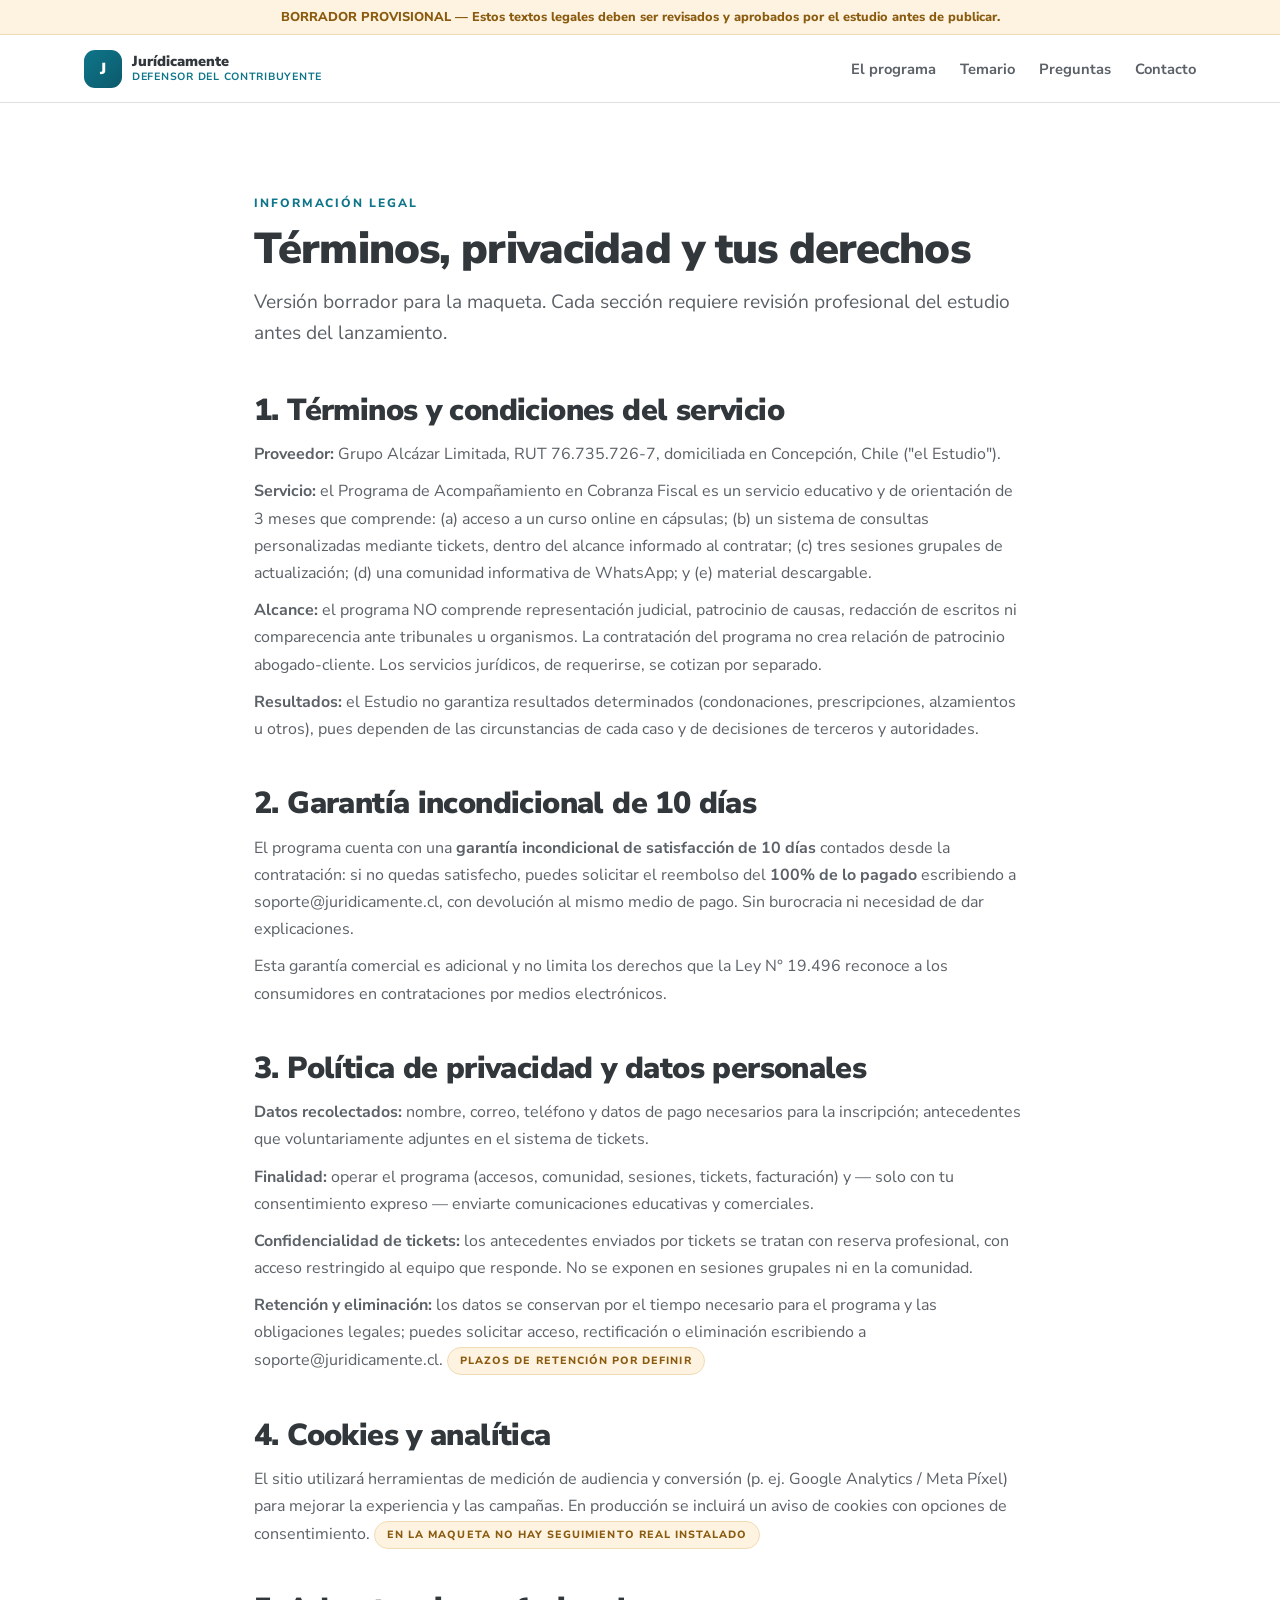
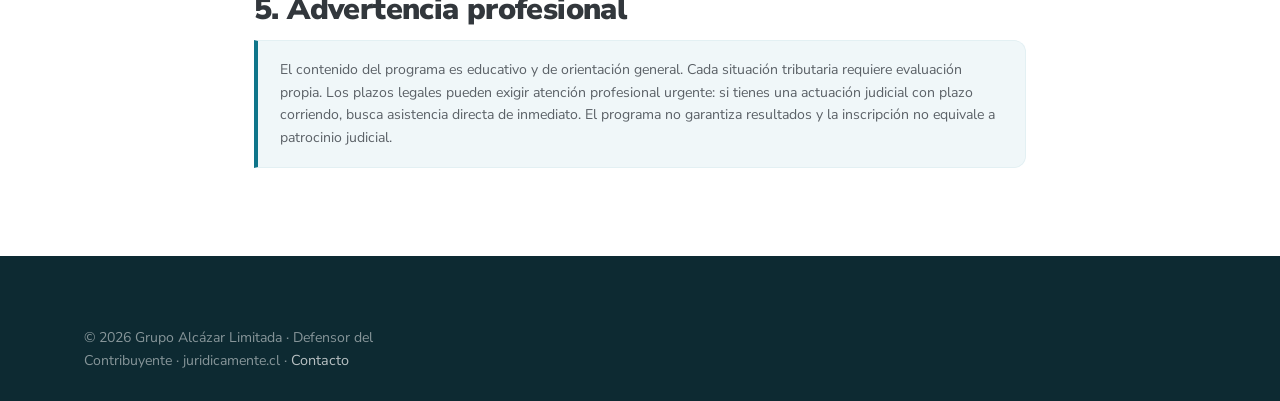
<file: legal.html>
<!DOCTYPE html>
<html lang="es">
<head>
<meta charset="UTF-8" />
<meta name="viewport" content="width=device-width, initial-scale=1.0" />
<title>Términos, privacidad y garantía — Programa de Acompañamiento en Cobranza Fiscal</title>
<meta name="description" content="Términos y condiciones, política de privacidad, tratamiento de datos y garantía incondicional de 10 días del Programa de Acompañamiento en Cobranza Fiscal." />
<link rel="preconnect" href="https://fonts.googleapis.com" />
<link rel="preconnect" href="https://fonts.gstatic.com" crossorigin />
<link href="https://fonts.googleapis.com/css2?family=Nunito+Sans:opsz,wght@6..12,400;6..12,700;6..12,800;6..12,900&display=swap" rel="stylesheet" />
<link rel="icon" href="data:image/svg+xml,%3Csvg xmlns='http://www.w3.org/2000/svg' viewBox='0 0 64 64'%3E%3Crect width='64' height='64' rx='14' fill='%230F758A'/%3E%3Ctext x='32' y='44' font-family='Arial,sans-serif' font-size='36' font-weight='900' fill='white' text-anchor='middle'%3EJ%3C/text%3E%3C/svg%3E" />
<meta name="theme-color" content="#0F758A" />
<link rel="stylesheet" href="assets/css/estilo.css" />
</head>
<body>
<a class="skip-link" href="#contenido">Saltar al contenido</a>
<div class="sim-banner" role="status">BORRADOR PROVISIONAL — Estos textos legales deben ser revisados y aprobados por el estudio antes de publicar.</div>

<header class="header">
  <div class="container">
    <a class="logo" href="index.html" aria-label="Inicio">
      <span class="logo-mark">J</span>
      <span class="logo-text"><strong>Jurídicamente</strong><span>Defensor del Contribuyente</span></span>
    </a>
    <button class="menu-toggle" id="menuToggle" aria-label="Abrir menú" aria-expanded="false"><span></span><span></span><span></span></button>
    <nav class="nav" aria-label="Principal">
      <a href="index.html#pilares">El programa</a>
      <a href="temario.html">Temario</a>
      <a href="preguntas.html">Preguntas</a>
      <a href="contacto.html">Contacto</a>
    </nav>
  </div>
</header>

<main id="contenido">
<section class="section">
  <div class="container-narrow">
    <span class="eyebrow">Información legal</span>
    <h1 class="display-md">Términos, privacidad y tus derechos</h1>
    <p class="lead" style="margin-top:14px">Versión borrador para la maqueta. Cada sección requiere revisión profesional del estudio antes del lanzamiento.</p>

    <h2 class="display-sm" id="terminos" style="margin:44px 0 14px">1. Términos y condiciones del servicio</h2>
    <p style="color:var(--ink-soft)"><b>Proveedor:</b> Grupo Alcázar Limitada, RUT 76.735.726-7, domiciliada en Concepción, Chile ("el Estudio").</p>
    <p style="color:var(--ink-soft);margin-top:10px"><b>Servicio:</b> el Programa de Acompañamiento en Cobranza Fiscal es un servicio educativo y de orientación de 3 meses que comprende: (a) acceso a un curso online en cápsulas; (b) un sistema de consultas personalizadas mediante tickets, dentro del alcance informado al contratar; (c) tres sesiones grupales de actualización; (d) una comunidad informativa de WhatsApp; y (e) material descargable.</p>
    <p style="color:var(--ink-soft);margin-top:10px"><b>Alcance:</b> el programa NO comprende representación judicial, patrocinio de causas, redacción de escritos ni comparecencia ante tribunales u organismos. La contratación del programa no crea relación de patrocinio abogado-cliente. Los servicios jurídicos, de requerirse, se cotizan por separado.</p>
    <p style="color:var(--ink-soft);margin-top:10px"><b>Resultados:</b> el Estudio no garantiza resultados determinados (condonaciones, prescripciones, alzamientos u otros), pues dependen de las circunstancias de cada caso y de decisiones de terceros y autoridades.</p>

    <h2 class="display-sm" id="garantia" style="margin:44px 0 14px">2. Garantía incondicional de 10 días</h2>
    <p style="color:var(--ink-soft)">El programa cuenta con una <b>garantía incondicional de satisfacción de 10 días</b> contados desde la contratación: si no quedas satisfecho, puedes solicitar el reembolso del <b>100% de lo pagado</b> escribiendo a soporte@juridicamente.cl, con devolución al mismo medio de pago. Sin burocracia ni necesidad de dar explicaciones.</p>
    <p style="color:var(--ink-soft);margin-top:10px">Esta garantía comercial es adicional y no limita los derechos que la Ley N° 19.496 reconoce a los consumidores en contrataciones por medios electrónicos.</p>

    <h2 class="display-sm" id="privacidad" style="margin:44px 0 14px">3. Política de privacidad y datos personales</h2>
    <p style="color:var(--ink-soft)"><b>Datos recolectados:</b> nombre, correo, teléfono y datos de pago necesarios para la inscripción; antecedentes que voluntariamente adjuntes en el sistema de tickets.</p>
    <p style="color:var(--ink-soft);margin-top:10px"><b>Finalidad:</b> operar el programa (accesos, comunidad, sesiones, tickets, facturación) y — solo con tu consentimiento expreso — enviarte comunicaciones educativas y comerciales.</p>
    <p style="color:var(--ink-soft);margin-top:10px"><b>Confidencialidad de tickets:</b> los antecedentes enviados por tickets se tratan con reserva profesional, con acceso restringido al equipo que responde. No se exponen en sesiones grupales ni en la comunidad.</p>
    <p style="color:var(--ink-soft);margin-top:10px"><b>Retención y eliminación:</b> los datos se conservan por el tiempo necesario para el programa y las obligaciones legales; puedes solicitar acceso, rectificación o eliminación escribiendo a soporte@juridicamente.cl. <span class="badge-prov">plazos de retención por definir</span></p>

    <h2 class="display-sm" id="cookies" style="margin:44px 0 14px">4. Cookies y analítica</h2>
    <p style="color:var(--ink-soft)">El sitio utilizará herramientas de medición de audiencia y conversión (p. ej. Google Analytics / Meta Píxel) para mejorar la experiencia y las campañas. En producción se incluirá un aviso de cookies con opciones de consentimiento. <span class="badge-prov">en la maqueta no hay seguimiento real instalado</span></p>

    <h2 class="display-sm" id="advertencia" style="margin:44px 0 14px">5. Advertencia profesional</h2>
    <div class="notice">
      El contenido del programa es educativo y de orientación general. Cada situación tributaria requiere evaluación propia. Los plazos legales pueden exigir atención profesional urgente: si tienes una actuación judicial con plazo corriendo, busca asistencia directa de inmediato. El programa no garantiza resultados y la inscripción no equivale a patrocinio judicial.
    </div>
  </div>
</section>
</main>

<footer class="footer">
  <div class="container">
    <div class="footer-legal" style="padding-top:0">
      <p>© <span data-year></span> Grupo Alcázar Limitada · Defensor del Contribuyente · juridicamente.cl · <a href="contacto.html" style="color:rgba(255,255,255,.7)">Contacto</a></p>
    </div>
  </div>
</footer>
<script src="assets/js/config.js"></script>
<script src="assets/js/app.js"></script>
</body>
</html>
</file>
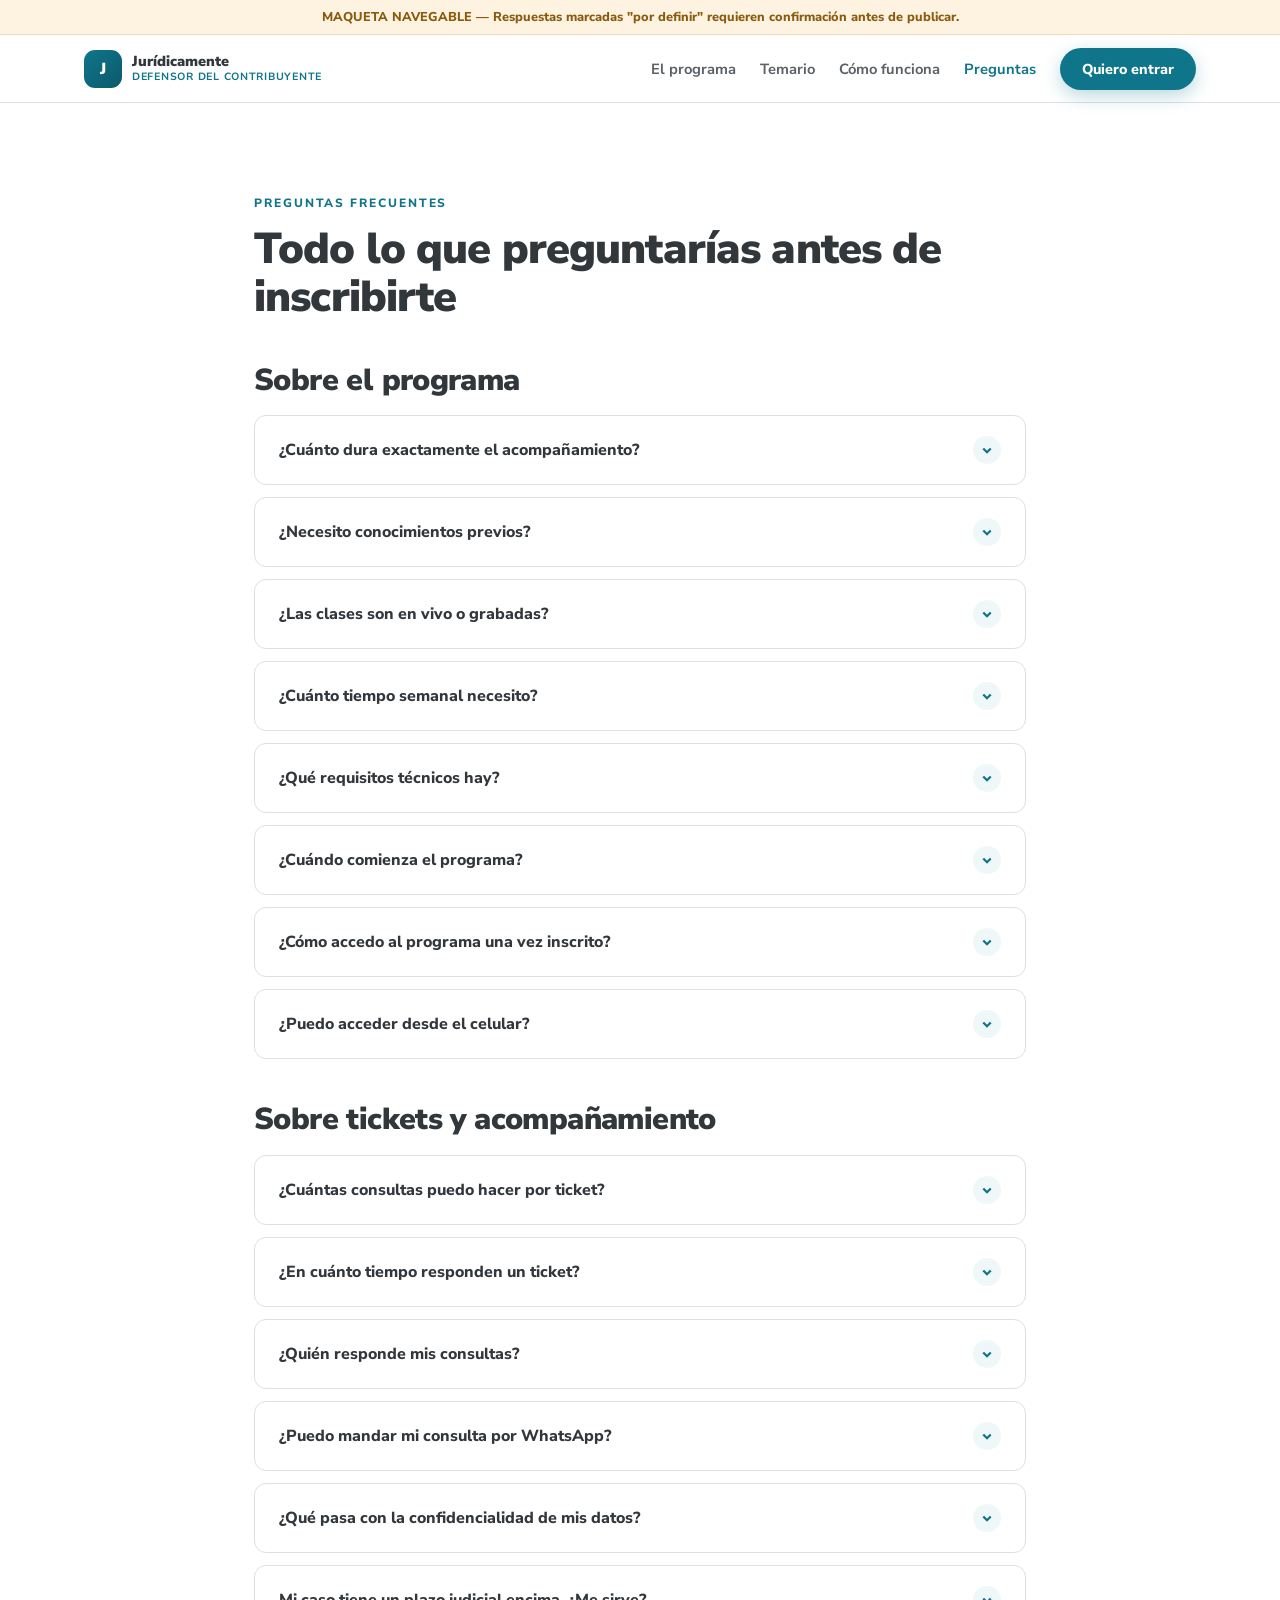
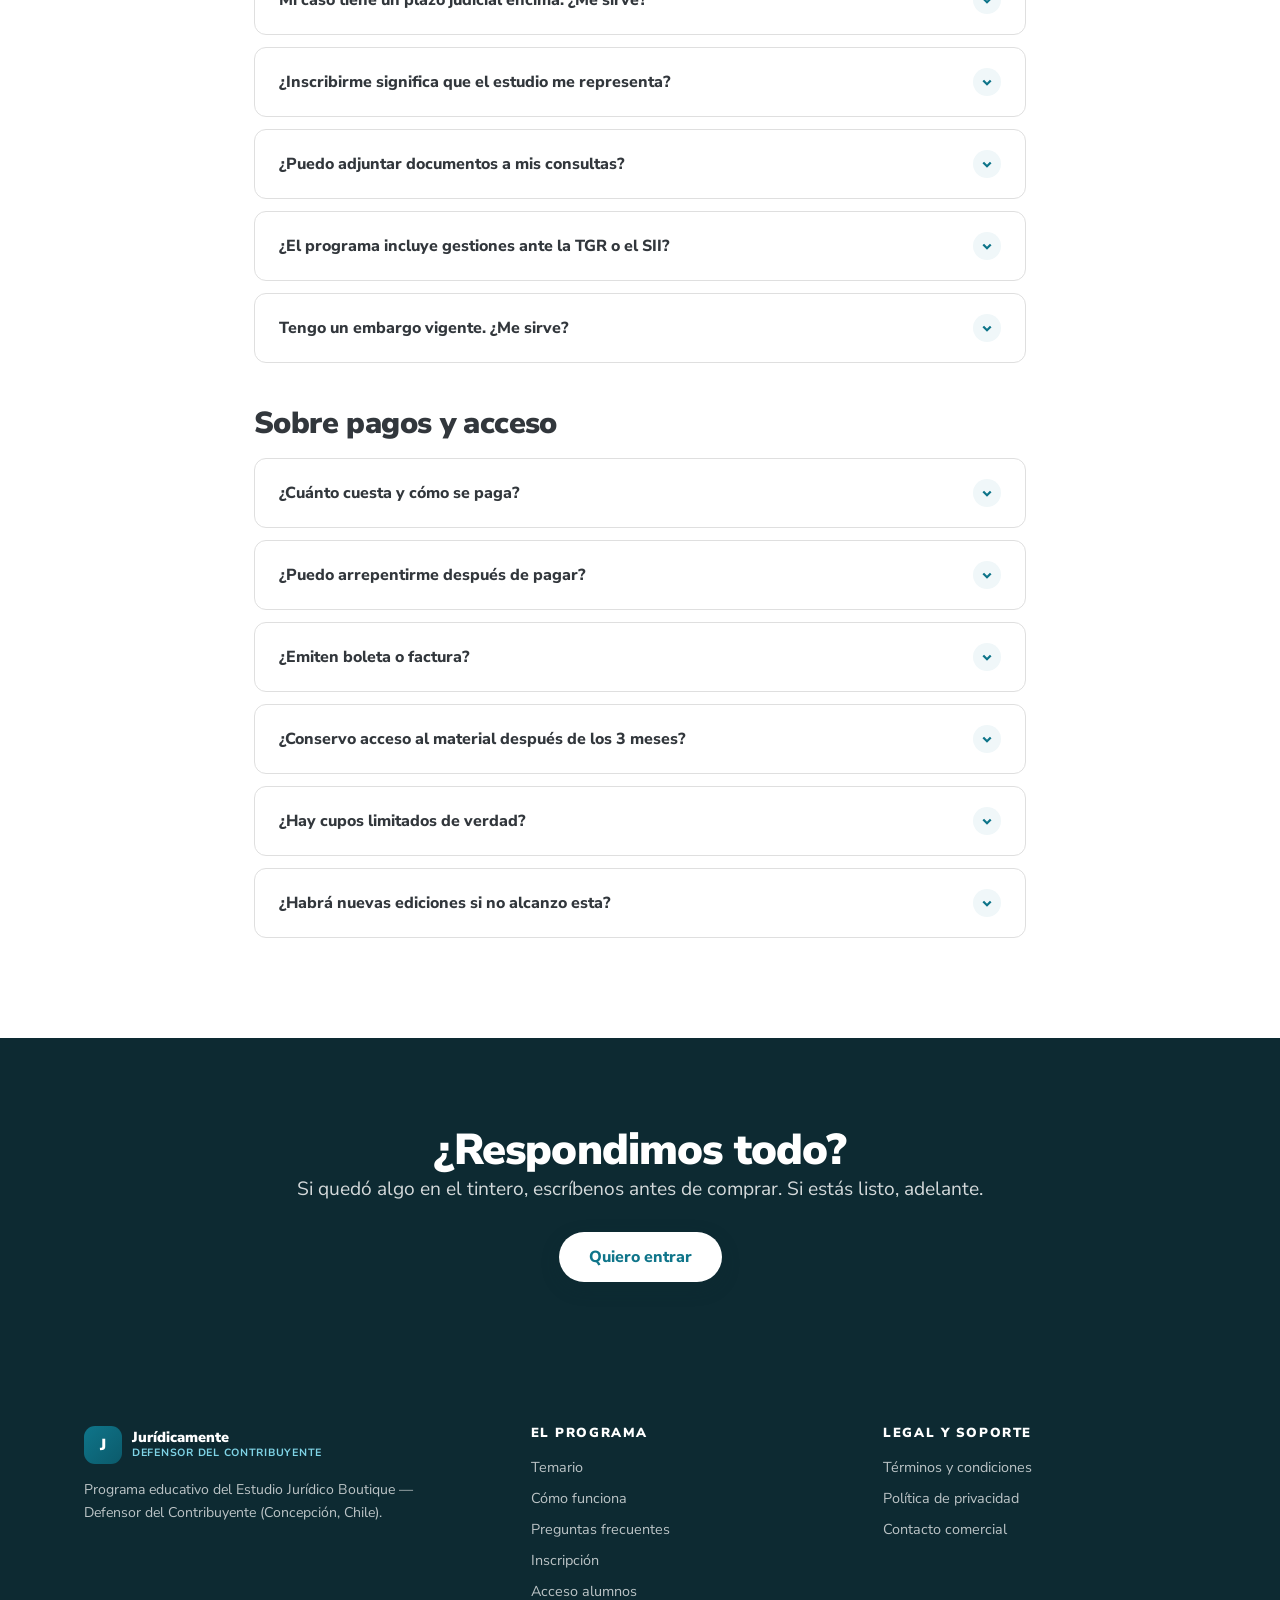
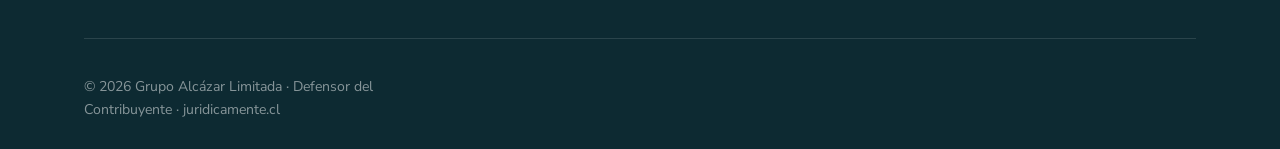
<file: preguntas.html>
<!DOCTYPE html>
<html lang="es">
<head>
<meta charset="UTF-8" />
<meta name="viewport" content="width=device-width, initial-scale=1.0" />
<title>Preguntas frecuentes — Programa de Acompañamiento en Cobranza Fiscal</title>
<meta name="description" content="Todas las respuestas: duración, tickets, sesiones, WhatsApp, confidencialidad, pagos, garantía de 10 días, acceso posterior y alcance legal del programa." />
<link rel="preconnect" href="https://fonts.googleapis.com" />
<link rel="preconnect" href="https://fonts.gstatic.com" crossorigin />
<link href="https://fonts.googleapis.com/css2?family=Nunito+Sans:opsz,wght@6..12,400;6..12,700;6..12,800;6..12,900&display=swap" rel="stylesheet" />
<link rel="icon" href="data:image/svg+xml,%3Csvg xmlns='http://www.w3.org/2000/svg' viewBox='0 0 64 64'%3E%3Crect width='64' height='64' rx='14' fill='%230F758A'/%3E%3Ctext x='32' y='44' font-family='Arial,sans-serif' font-size='36' font-weight='900' fill='white' text-anchor='middle'%3EJ%3C/text%3E%3C/svg%3E" />
<meta name="theme-color" content="#0F758A" />
<link rel="stylesheet" href="assets/css/estilo.css" />
<script type="application/ld+json">
{
  "@context": "https://schema.org",
  "@type": "FAQPage",
  "mainEntity": [
    { "@type": "Question", "name": "¿Cuánto dura el Programa de Acompañamiento en Cobranza Fiscal?", "acceptedAnswer": { "@type": "Answer", "text": "Tres meses desde que entras (acceso inmediato), con la Master Class de 10 módulos, consultas por tickets, sesiones mensuales en vivo, comunidad privada y recursos descargables." } },
    { "@type": "Question", "name": "¿Las clases son en vivo o grabadas?", "acceptedAnswer": { "@type": "Answer", "text": "El curso está en cápsulas grabadas para ver a tu ritmo. La sesión mensual de actualización es en vivo (tres en total) y también queda grabada." } },
    { "@type": "Question", "name": "¿Qué es el sistema de tickets?", "acceptedAnswer": { "@type": "Answer", "text": "Una plataforma privada donde formulas consultas sobre tu situación, adjuntas antecedentes y recibes una respuesta estructurada del equipo profesional, con historial trazable." } },
    { "@type": "Question", "name": "¿Las consultas son confidenciales?", "acceptedAnswer": { "@type": "Answer", "text": "Sí. Los antecedentes circulan únicamente por el sistema de tickets con acceso restringido. En las sesiones grupales y la comunidad de WhatsApp no se exponen casos individuales." } },
    { "@type": "Question", "name": "¿El programa incluye representación judicial o patrocinio?", "acceptedAnswer": { "@type": "Answer", "text": "No. Es un programa educativo y de orientación. La representación judicial es un servicio jurídico distinto que se cotiza por separado." } },
    { "@type": "Question", "name": "¿Puedo arrepentirme después de pagar?", "acceptedAnswer": { "@type": "Answer", "text": "Sí. El programa tiene garantía incondicional de 10 días: si no quedas satisfecho, se reembolsa el 100% al mismo medio de pago, sin burocracia ni explicaciones." } }
  ]
}
</script>
</head>
<body>
<a class="skip-link" href="#contenido">Saltar al contenido</a>
<div class="sim-banner" role="status">MAQUETA NAVEGABLE — Respuestas marcadas "por definir" requieren confirmación antes de publicar.</div>

<header class="header">
  <div class="container">
    <a class="logo" href="index.html" aria-label="Inicio — Jurídicamente">
      <span class="logo-mark">J</span>
      <span class="logo-text"><strong>Jurídicamente</strong><span>Defensor del Contribuyente</span></span>
    </a>
    <button class="menu-toggle" id="menuToggle" aria-label="Abrir menú" aria-expanded="false"><span></span><span></span><span></span></button>
    <nav class="nav" aria-label="Principal">
      <a href="index.html#pilares">El programa</a>
      <a href="temario.html">Temario</a>
      <a href="como-funciona.html">Cómo funciona</a>
      <a href="preguntas.html" aria-current="page">Preguntas</a>
      <a href="inscripcion.html" class="btn btn-primary" data-evt="cta_click">Quiero entrar</a>
    </nav>
  </div>
</header>

<main id="contenido">
<section class="section">
  <div class="container-narrow">
    <span class="eyebrow" data-reveal>Preguntas frecuentes</span>
    <h1 class="display-md" data-reveal style="--d:.06s">Todo lo que preguntarías antes de inscribirte</h1>

    <h2 class="display-sm" style="margin:44px 0 18px" data-reveal>Sobre el programa</h2>
    <details class="acc"><summary>¿Cuánto dura exactamente el acompañamiento?<span class="acc-caret"><svg viewBox="0 0 16 16" aria-hidden="true"><polyline points="3 6 8 11 13 6"/></svg></span></summary><div class="acc-body">Tres meses desde el día que entras — el acceso es inmediato. Durante ese período tienes acceso al curso, los tickets, las sesiones mensuales, la comunidad y los recursos.</div></details>
    <details class="acc"><summary>¿Necesito conocimientos previos?<span class="acc-caret"><svg viewBox="0 0 16 16" aria-hidden="true"><polyline points="3 6 8 11 13 6"/></svg></span></summary><div class="acc-body">No. Está diseñado en lenguaje llano para contribuyentes, emprendedores y pymes. Contadores y asesores encontrarán además jurisprudencia y detalle técnico útil para su práctica.</div></details>
    <details class="acc"><summary>¿Las clases son en vivo o grabadas?<span class="acc-caret"><svg viewBox="0 0 16 16" aria-hidden="true"><polyline points="3 6 8 11 13 6"/></svg></span></summary><div class="acc-body">El curso base está en cápsulas grabadas que ves a tu ritmo. Lo que sí es en vivo es la sesión mensual de actualización — una por mes, tres en total — que también queda grabada.</div></details>
    <details class="acc"><summary>¿Cuánto tiempo semanal necesito?<span class="acc-caret"><svg viewBox="0 0 16 16" aria-hidden="true"><polyline points="3 6 8 11 13 6"/></svg></span></summary><div class="acc-body">Con 1 a 2 horas semanales avanzas cómodo: las cápsulas son breves y el material práctico está pensado para aplicarse, no para acumularse.</div></details>
    <details class="acc"><summary>¿Qué requisitos técnicos hay?<span class="acc-caret"><svg viewBox="0 0 16 16" aria-hidden="true"><polyline points="3 6 8 11 13 6"/></svg></span></summary><div class="acc-body">Conexión a internet, un navegador moderno y WhatsApp para la comunidad. Las sesiones en vivo usan una plataforma de videollamada estándar <span class="badge-prov">plataforma por definir</span>.</div></details>
    <details class="acc"><summary>¿Cuándo comienza el programa?<span class="acc-caret"><svg viewBox="0 0 16 16" aria-hidden="true"><polyline points="3 6 8 11 13 6"/></svg></span></summary><div class="acc-body">Cuando tú quieras: el acceso es inmediato y tus 3 meses parten el día que entras. Los cupos son limitados por la capacidad real de atención de tickets.</div></details>
    <details class="acc"><summary>¿Cómo accedo al programa una vez inscrito?<span class="acc-caret"><svg viewBox="0 0 16 16" aria-hidden="true"><polyline points="3 6 8 11 13 6"/></svg></span></summary><div class="acc-body">Recibes por correo tus credenciales de la plataforma (curso + tickets), la invitación a la comunidad de WhatsApp y el calendario de sesiones. El botón "Acceso alumnos" del sitio te lleva al portal.</div></details>
    <details class="acc"><summary>¿Puedo acceder desde el celular?<span class="acc-caret"><svg viewBox="0 0 16 16" aria-hidden="true"><polyline points="3 6 8 11 13 6"/></svg></span></summary><div class="acc-body">Sí. Las cápsulas, los tickets y las sesiones funcionan desde el navegador del celular; no necesitas computador, aunque para revisar documentos largos es más cómodo.</div></details>

    <h2 class="display-sm" style="margin:44px 0 18px" data-reveal>Sobre tickets y acompañamiento</h2>
    <details class="acc"><summary>¿Cuántas consultas puedo hacer por ticket?<span class="acc-caret"><svg viewBox="0 0 16 16" aria-hidden="true"><polyline points="3 6 8 11 13 6"/></svg></span></summary><div class="acc-body">El alcance (número de tickets o criterio de uso razonable) se informa expresamente antes de contratar <span class="badge-prov">por definir</span>. Lo que garantizamos: cada ticket recibe respuesta estructurada, con historial y próximos pasos.</div></details>
    <details class="acc"><summary>¿En cuánto tiempo responden un ticket?<span class="acc-caret"><svg viewBox="0 0 16 16" aria-hidden="true"><polyline points="3 6 8 11 13 6"/></svg></span></summary><div class="acc-body">El tiempo estimado de respuesta se informa antes de contratar <span class="badge-prov">por definir — p. ej. X días hábiles</span>. No prometemos inmediatez: prometemos seriedad y trazabilidad.</div></details>
    <details class="acc"><summary>¿Quién responde mis consultas?<span class="acc-caret"><svg viewBox="0 0 16 16" aria-hidden="true"><polyline points="3 6 8 11 13 6"/></svg></span></summary><div class="acc-body">El equipo profesional del estudio a cargo del programa. Las respuestas son revisadas con criterio jurídico-tributario antes de enviarse.</div></details>
    <details class="acc"><summary>¿Puedo mandar mi consulta por WhatsApp?<span class="acc-caret"><svg viewBox="0 0 16 16" aria-hidden="true"><polyline points="3 6 8 11 13 6"/></svg></span></summary><div class="acc-body">No. WhatsApp es la comunidad: avisos, recordatorios y recursos. Las consultas con antecedentes van por tickets — es más seguro para ti y queda todo registrado.</div></details>
    <details class="acc"><summary>¿Qué pasa con la confidencialidad de mis datos?<span class="acc-caret"><svg viewBox="0 0 16 16" aria-hidden="true"><polyline points="3 6 8 11 13 6"/></svg></span></summary><div class="acc-body">Tus antecedentes solo circulan por el sistema de tickets, con acceso limitado al equipo que responde. En sesiones grupales jamás se exponen casos con datos identificables. Detalle completo en la <a href="legal.html#privacidad">política de privacidad</a>.</div></details>
    <details class="acc"><summary>Mi caso tiene un plazo judicial encima. ¿Me sirve?<span class="acc-caret"><svg viewBox="0 0 16 16" aria-hidden="true"><polyline points="3 6 8 11 13 6"/></svg></span></summary><div class="acc-body">Si tienes una actuación con plazo inminente, lo responsable es atención profesional directa — no un programa educativo. Escríbenos por el <a href="contacto.html">canal comercial</a> y te orientamos sobre el camino correcto, sin comprometerte a nada.</div></details>
    <details class="acc"><summary>¿Inscribirme significa que el estudio me representa?<span class="acc-caret"><svg viewBox="0 0 16 16" aria-hidden="true"><polyline points="3 6 8 11 13 6"/></svg></span></summary><div class="acc-body">No. La inscripción no constituye patrocinio ni representación judicial. Si tu caso lo requiere, esos servicios se cotizan por separado y con total claridad.</div></details>
    <details class="acc"><summary>¿Puedo adjuntar documentos a mis consultas?<span class="acc-caret"><svg viewBox="0 0 16 16" aria-hidden="true"><polyline points="3 6 8 11 13 6"/></svg></span></summary><div class="acc-body">Sí — de hecho, es lo recomendado. Certificados, cartas, notificaciones y resoluciones se adjuntan directamente en el ticket, por el canal privado. Mientras más completo el antecedente, más útil la orientación.</div></details>
    <details class="acc"><summary>¿El programa incluye gestiones ante la TGR o el SII?<span class="acc-caret"><svg viewBox="0 0 16 16" aria-hidden="true"><polyline points="3 6 8 11 13 6"/></svg></span></summary><div class="acc-body">No. El programa te capacita y orienta para que entiendas y decidas; no ejecuta trámites por ti. Si necesitas que el estudio realice gestiones o te represente, eso es un servicio jurídico aparte, con cotización separada.</div></details>
    <details class="acc"><summary>Tengo un embargo vigente. ¿Me sirve?<span class="acc-caret"><svg viewBox="0 0 16 16" aria-hidden="true"><polyline points="3 6 8 11 13 6"/></svg></span></summary><div class="acc-body">Para entender tu etapa, tus alternativas y cómo preparar el alzamiento, sí (módulos 5 y 9). Para actuaciones judiciales con plazo inminente, corresponde atención profesional directa — escríbenos primero por el <a href="contacto.html">canal comercial</a>.</div></details>

    <h2 class="display-sm" style="margin:44px 0 18px" data-reveal>Sobre pagos y acceso</h2>
    <details class="acc"><summary>¿Cuánto cuesta y cómo se paga?<span class="acc-caret"><svg viewBox="0 0 16 16" aria-hidden="true"><polyline points="3 6 8 11 13 6"/></svg></span></summary><div class="acc-body">El valor del programa es <b>$349.000.- CLP</b>, impuestos incluidos, limitado a 1 RUT / tipo de caso. Medios de pago y cuotas se confirman en el checkout. Sin costos ocultos: el total que ves es el total que pagas.</div></details>
    <details class="acc"><summary>¿Puedo arrepentirme después de pagar?<span class="acc-caret"><svg viewBox="0 0 16 16" aria-hidden="true"><polyline points="3 6 8 11 13 6"/></svg></span></summary><div class="acc-body">Sí. Tienes <b>garantía incondicional de 10 días</b>: pruebas el programa completo y, si no quedas satisfecho, escribes a soporte@juridicamente.cl y se reembolsa el 100% al mismo medio de pago. Sin burocracia ni explicaciones. Detalle en los <a href="legal.html#garantia">términos y condiciones</a>.</div></details>
    <details class="acc"><summary>¿Emiten boleta o factura?<span class="acc-caret"><svg viewBox="0 0 16 16" aria-hidden="true"><polyline points="3 6 8 11 13 6"/></svg></span></summary><div class="acc-body">Sí, el documento tributario que corresponda según tus datos. Si necesitas factura para tu empresa, la solicitas en el proceso de inscripción.</div></details>
    <details class="acc"><summary>¿Conservo acceso al material después de los 3 meses?<span class="acc-caret"><svg viewBox="0 0 16 16" aria-hidden="true"><polyline points="3 6 8 11 13 6"/></svg></span></summary><div class="acc-body">El acompañamiento termina a los 3 meses. La política de acceso posterior al material grabado se definirá y comunicará antes de la compra <span class="badge-prov">por definir</span>.</div></details>
    <details class="acc"><summary>¿Hay cupos limitados de verdad?<span class="acc-caret"><svg viewBox="0 0 16 16" aria-hidden="true"><polyline points="3 6 8 11 13 6"/></svg></span></summary><div class="acc-body">Sí, y la razón es concreta: los tickets se responden con dedicación profesional real, y eso tiene una capacidad máxima por cohorte. No usamos contadores regresivos falsos ni "últimos 2 cupos" eternos. Cuando se llena, se llena.</div></details>
    <details class="acc"><summary>¿Habrá nuevas ediciones si no alcanzo esta?<span class="acc-caret"><svg viewBox="0 0 16 16" aria-hidden="true"><polyline points="3 6 8 11 13 6"/></svg></span></summary><div class="acc-body">Es la intención, pero no hay fechas comprometidas. Si te quedas fuera, déjanos tu contacto en el <a href="contacto.html">canal comercial</a> y te avisamos de la próxima apertura.</div></details>
  </div>
</section>

<section class="section section-deep final-cta">
  <div class="container-narrow">
    <h2 class="display-md" data-reveal>¿Respondimos todo?</h2>
    <p class="lead" data-reveal style="--d:.06s">Si quedó algo en el tintero, escríbenos antes de comprar. Si estás listo, adelante.</p>
    <div data-reveal style="--d:.12s">
      <a href="inscripcion.html" class="btn btn-on-teal" data-evt="cta_click">Quiero entrar</a>
    </div>
  </div>
</section>
</main>

<footer class="footer">
  <div class="container">
    <div class="footer-grid">
      <div>
        <a class="logo" href="index.html"><span class="logo-mark">J</span><span class="logo-text"><strong>Jurídicamente</strong><span>Defensor del Contribuyente</span></span></a>
        <p>Programa educativo del Estudio Jurídico Boutique — Defensor del Contribuyente (Concepción, Chile).</p>
      </div>
      <div>
        <h4>El programa</h4>
        <ul>
          <li><a href="temario.html">Temario</a></li>
          <li><a href="como-funciona.html">Cómo funciona</a></li>
          <li><a href="preguntas.html">Preguntas frecuentes</a></li>
          <li><a href="inscripcion.html">Inscripción</a></li>
          <li><a href="acceso.html">Acceso alumnos</a></li>
        </ul>
      </div>
      <div>
        <h4>Legal y soporte</h4>
        <ul>
          <li><a href="legal.html">Términos y condiciones</a></li>
          <li><a href="legal.html#privacidad">Política de privacidad</a></li>
          <li><a href="contacto.html">Contacto comercial</a></li>
        </ul>
      </div>
    </div>
    <div class="footer-legal">
      <p>© <span data-year></span> Grupo Alcázar Limitada · Defensor del Contribuyente · juridicamente.cl</p>
    </div>
  </div>
</footer>
<script src="assets/js/config.js"></script>
<script src="assets/js/app.js"></script>
</body>
</html>
</file>
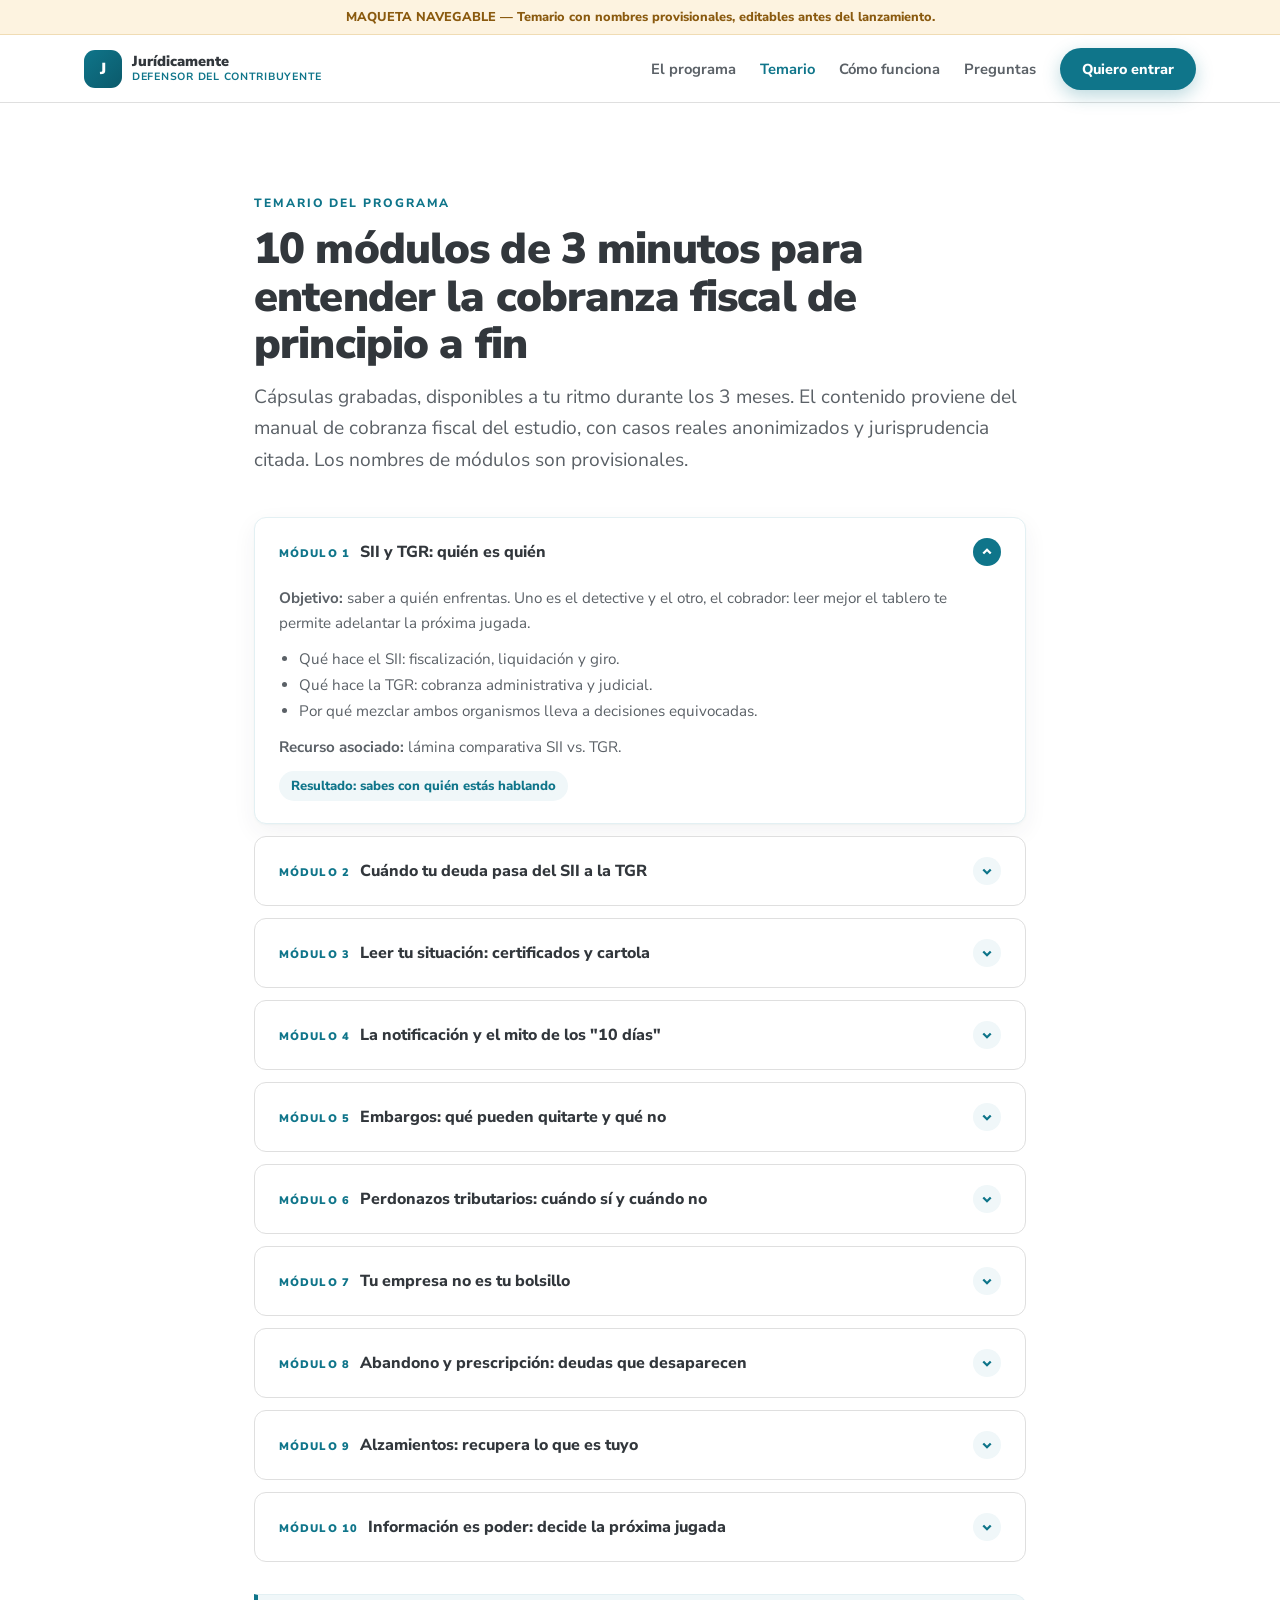
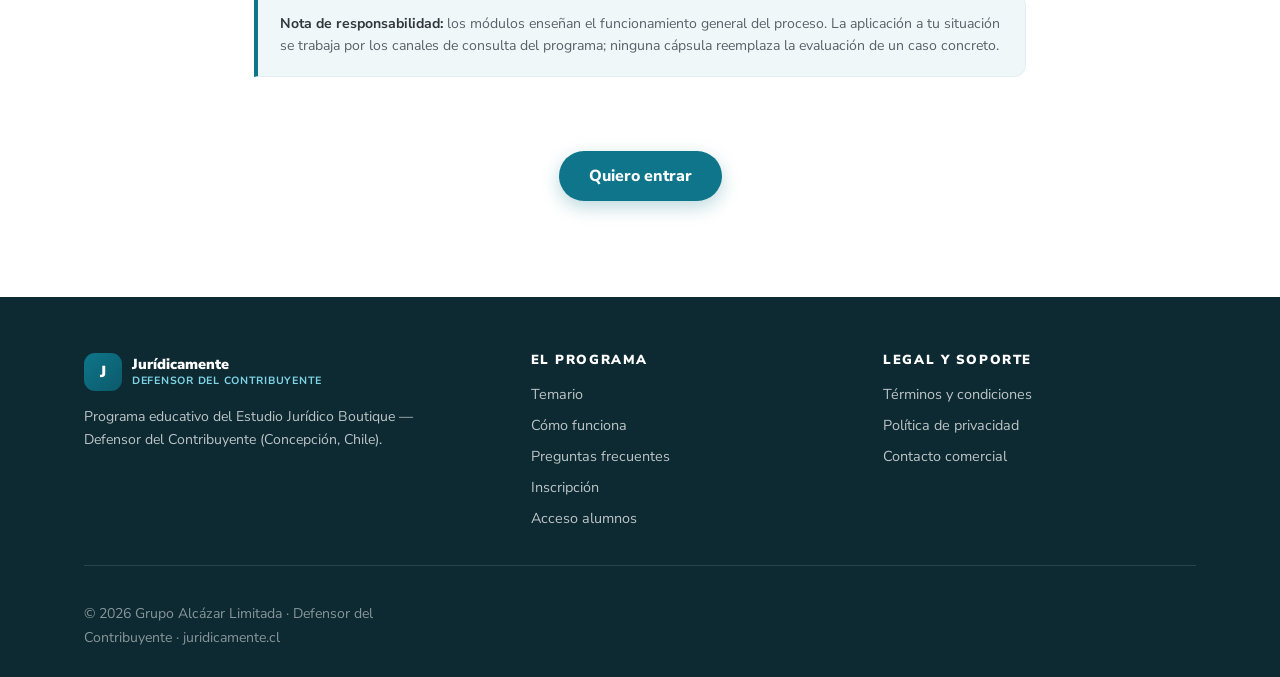
<file: temario.html>
<!DOCTYPE html>
<html lang="es">
<head>
<meta charset="UTF-8" />
<meta name="viewport" content="width=device-width, initial-scale=1.0" />
<title>Temario — Programa de Acompañamiento en Cobranza Fiscal</title>
<meta name="description" content="Los 10 módulos del programa: SII vs TGR, certificados, notificación, embargos, convenios, protección patrimonial, abandono y prescripción, alzamientos y árbol de decisiones." />
<link rel="preconnect" href="https://fonts.googleapis.com" />
<link rel="preconnect" href="https://fonts.gstatic.com" crossorigin />
<link href="https://fonts.googleapis.com/css2?family=Nunito+Sans:opsz,wght@6..12,400;6..12,700;6..12,800;6..12,900&display=swap" rel="stylesheet" />
<link rel="icon" href="data:image/svg+xml,%3Csvg xmlns='http://www.w3.org/2000/svg' viewBox='0 0 64 64'%3E%3Crect width='64' height='64' rx='14' fill='%230F758A'/%3E%3Ctext x='32' y='44' font-family='Arial,sans-serif' font-size='36' font-weight='900' fill='white' text-anchor='middle'%3EJ%3C/text%3E%3C/svg%3E" />
<meta name="theme-color" content="#0F758A" />
<link rel="stylesheet" href="assets/css/estilo.css" />
</head>
<body>
<a class="skip-link" href="#contenido">Saltar al contenido</a>
<div class="sim-banner" role="status">MAQUETA NAVEGABLE — Temario con nombres provisionales, editables antes del lanzamiento.</div>

<header class="header">
  <div class="container">
    <a class="logo" href="index.html" aria-label="Inicio — Jurídicamente">
      <span class="logo-mark">J</span>
      <span class="logo-text"><strong>Jurídicamente</strong><span>Defensor del Contribuyente</span></span>
    </a>
    <button class="menu-toggle" id="menuToggle" aria-label="Abrir menú" aria-expanded="false"><span></span><span></span><span></span></button>
    <nav class="nav" aria-label="Principal">
      <a href="index.html#pilares">El programa</a>
      <a href="temario.html" aria-current="page">Temario</a>
      <a href="como-funciona.html">Cómo funciona</a>
      <a href="preguntas.html">Preguntas</a>
      <a href="inscripcion.html" class="btn btn-primary" data-evt="cta_click">Quiero entrar</a>
    </nav>
  </div>
</header>

<main id="contenido">
<section class="section">
  <div class="container-narrow">
    <span class="eyebrow" data-reveal>Temario del programa</span>
    <h1 class="display-md" data-reveal style="--d:.06s">10 módulos de 3 minutos para entender la cobranza fiscal de principio a fin</h1>
    <p class="lead" data-reveal style="--d:.12s; margin-top:14px">Cápsulas grabadas, disponibles a tu ritmo durante los 3 meses. El contenido proviene del manual de cobranza fiscal del estudio, con casos reales anonimizados y jurisprudencia citada. Los nombres de módulos son provisionales.</p>

    <div style="margin-top:40px">
      <details class="acc" data-reveal open>
        <summary><span><span class="mod-tag">MÓDULO 1</span>SII y TGR: quién es quién</span><span class="acc-caret"><svg viewBox="0 0 16 16" aria-hidden="true"><polyline points="3 6 8 11 13 6"/></svg></span></summary>
        <div class="acc-body">
          <p><b>Objetivo:</b> saber a quién enfrentas. Uno es el detective y el otro, el cobrador: leer mejor el tablero te permite adelantar la próxima jugada.</p>
          <ul><li>Qué hace el SII: fiscalización, liquidación y giro.</li><li>Qué hace la TGR: cobranza administrativa y judicial.</li><li>Por qué mezclar ambos organismos lleva a decisiones equivocadas.</li></ul>
          <p><b>Recurso asociado:</b> lámina comparativa SII vs. TGR.</p>
          <span class="tagline">Resultado: sabes con quién estás hablando</span>
        </div>
      </details>
      <details class="acc" data-reveal>
        <summary><span><span class="mod-tag">MÓDULO 2</span>Cuándo tu deuda pasa del SII a la TGR</span><span class="acc-caret"><svg viewBox="0 0 16 16" aria-hidden="true"><polyline points="3 6 8 11 13 6"/></svg></span></summary>
        <div class="acc-body">
          <p><b>Objetivo:</b> conocer el proceso de inicio a fin — Requerimiento, Citación, Liquidación, Giro y Cobro TGR — para ubicarte en el mapa y actuar a tiempo.</p>
          <ul><li>Del giro a la morosidad: qué gatilla el traspaso.</li><li>Cobranza administrativa vs. cobranza judicial.</li><li>Señales de que tu deuda cambió de etapa.</li></ul>
          <p><b>Recurso asociado:</b> mapa del proceso de cobranza (línea de tiempo).</p>
          <span class="tagline">Resultado: ubicas tu etapa exacta</span>
        </div>
      </details>
      <details class="acc" data-reveal>
        <summary><span><span class="mod-tag">MÓDULO 3</span>Leer tu situación: certificados y cartola</span><span class="acc-caret"><svg viewBox="0 0 16 16" aria-hidden="true"><polyline points="3 6 8 11 13 6"/></svg></span></summary>
        <div class="acc-body">
          <p><b>Objetivo:</b> entender cómo conversan ambos registros para tener la foto completa y no quedarte con lo aparente.</p>
          <ul><li>Certificado de Deuda Fiscal: cómo obtenerlo y leerlo.</li><li>Cartola fiscal y Certificado de Movimientos.</li><li>Por qué aparecer en el certificado no siempre significa cobranza judicial activa.</li></ul>
          <p><b>Recurso asociado:</b> tutorial paso a paso de obtención de certificados.</p>
          <span class="tagline">Resultado: diagnosticas tu caso con documentos</span>
        </div>
      </details>
      <details class="acc" data-reveal>
        <summary><span><span class="mod-tag">MÓDULO 4</span>La notificación y el mito de los "10 días"</span><span class="acc-caret"><svg viewBox="0 0 16 16" aria-hidden="true"><polyline points="3 6 8 11 13 6"/></svg></span></summary>
        <div class="acc-body">
          <p><b>Objetivo:</b> entender cómo parte el juicio y qué significa cada plazo.</p>
          <ul><li>Formas de notificación y requerimiento de pago.</li><li>Los 10 días: qué son de verdad (no un período de gracia).</li><li>Excepciones que pueden oponerse y sus ventanas de tiempo.</li></ul>
          <p><b>Recurso asociado:</b> checklist "me notificaron: primeras 48 horas".</p>
          <span class="tagline">Resultado: no regalas tus plazos</span>
        </div>
      </details>
      <details class="acc" data-reveal>
        <summary><span><span class="mod-tag">MÓDULO 5</span>Embargos: qué pueden quitarte y qué no</span><span class="acc-caret"><svg viewBox="0 0 16 16" aria-hidden="true"><polyline points="3 6 8 11 13 6"/></svg></span></summary>
        <div class="acc-body">
          <p><b>Objetivo:</b> separar el miedo de los riesgos reales.</p>
          <ul><li>Bienes embargables e inembargables.</li><li>La Cuenta RUT y las cuentas bancarias: la verdad.</li><li>El "bien familiar" frente al Fisco: la trampa poco conocida.</li><li>Retenciones y terceros obligados.</li></ul>
          <p><b>Recurso asociado:</b> tabla de bienes según riesgo de embargo.</p>
          <span class="tagline">Resultado: sabes qué está realmente en riesgo</span>
        </div>
      </details>
      <details class="acc" data-reveal>
        <summary><span><span class="mod-tag">MÓDULO 6</span>Perdonazos tributarios: cuándo sí y cuándo no</span><span class="acc-caret"><svg viewBox="0 0 16 16" aria-hidden="true"><polyline points="3 6 8 11 13 6"/></svg></span></summary>
        <div class="acc-body">
          <p><b>Objetivo:</b> identificar cuándo hacer convenios, cuándo NO, qué pasa si no puedes pagar y cómo ahorrar renegociando. Antes de ponerte la soga al cuello, evalúa bien.</p>
          <ul><li>Tipos de convenio, requisitos y condiciones.</li><li>Condonaciones asociadas: qué se puede pedir.</li><li>Qué pasa si el convenio se incumple.</li></ul>
          <p><b>Recurso asociado:</b> guía de preparación antes de solicitar un convenio.</p>
          <span class="tagline">Resultado: evalúas un convenio con criterio</span>
        </div>
      </details>
      <details class="acc" data-reveal>
        <summary><span><span class="mod-tag">MÓDULO 7</span>Tu empresa no es tu bolsillo</span><span class="acc-caret"><svg viewBox="0 0 16 16" aria-hidden="true"><polyline points="3 6 8 11 13 6"/></svg></span></summary>
        <div class="acc-body">
          <p><b>Objetivo:</b> entender la separación patrimonial y sus límites.</p>
          <ul><li>Persona natural vs. sociedad ante la misma deuda.</li><li>Cuándo el Fisco puede (y no puede) perseguir al dueño.</li><li>Casos reales y jurisprudencia sobre embargos improcedentes.</li></ul>
          <p><b>Recurso asociado:</b> comparativa persona natural vs. empresa.</p>
          <span class="tagline">Resultado: entiendes qué protege tu estructura</span>
        </div>
      </details>
      <details class="acc" data-reveal>
        <summary><span><span class="mod-tag">MÓDULO 8</span>Abandono y prescripción: deudas que desaparecen</span><span class="acc-caret"><svg viewBox="0 0 16 16" aria-hidden="true"><polyline points="3 6 8 11 13 6"/></svg></span></summary>
        <div class="acc-body">
          <p><b>Objetivo:</b> conocer las instituciones que extinguen deudas sin pago — y sus requisitos estrictos.</p>
          <ul><li>Abandono del procedimiento: cuándo y cómo se configura.</li><li>Prescripción de la acción de cobro.</li><li>Casos reales resueltos en sede administrativa y judicial.</li></ul>
          <p><b>Recurso asociado:</b> cronología comentada de casos de abandono/prescripción.</p>
          <span class="tagline">Resultado: reconoces cuándo aplica (y cuándo no)</span>
        </div>
      </details>
      <details class="acc" data-reveal>
        <summary><span><span class="mod-tag">MÓDULO 9</span>Alzamientos: recupera lo que es tuyo</span><span class="acc-caret"><svg viewBox="0 0 16 16" aria-hidden="true"><polyline points="3 6 8 11 13 6"/></svg></span></summary>
        <div class="acc-body">
          <p><b>Objetivo:</b> liberar tus bienes cuando la deuda se eliminó, el cobro no corresponde o ya pagaste — soltar las cadenas del embargo.</p>
          <ul><li>Cuándo procede el alzamiento.</li><li>Documentación y gestión paso a paso.</li><li>Errores frecuentes que retrasan la liberación.</li></ul>
          <p><b>Recurso asociado:</b> checklist de alzamiento.</p>
          <span class="tagline">Resultado: cierras el ciclo correctamente</span>
        </div>
      </details>
      <details class="acc" data-reveal>
        <summary><span><span class="mod-tag">MÓDULO 10</span>Información es poder: decide la próxima jugada</span><span class="acc-caret"><svg viewBox="0 0 16 16" aria-hidden="true"><polyline points="3 6 8 11 13 6"/></svg></span></summary>
        <div class="acc-body">
          <p><b>Objetivo:</b> integrar todo lo aprendido para enfrentar el sistema y dejar de actuar como el 90% de las personas. Y si necesitas refuerzos, aquí estaremos.</p>
          <ul><li>Las preguntas que ordenan cualquier caso.</li><li>Alternativas disponibles por escenario.</li><li>Cómo preparar tu consulta por ticket para aprovecharla al máximo.</li></ul>
          <p><b>Recurso asociado:</b> árbol de decisiones interactivo <span class="badge-prov">propuesta de recurso</span>.</p>
          <span class="tagline">Resultado: un mapa personal de próximos pasos</span>
        </div>
      </details>
    </div>

    <div class="notice" style="margin-top:32px" data-reveal>
      <b>Nota de responsabilidad:</b> los módulos enseñan el funcionamiento general del proceso. La aplicación a tu situación se trabaja por los canales de consulta del programa; ninguna cápsula reemplaza la evaluación de un caso concreto.
    </div>

    <div class="final-cta" style="padding:48px 0 8px" data-reveal>
      <a href="inscripcion.html" class="btn btn-primary" data-evt="cta_click">Quiero entrar</a>
    </div>
  </div>
</section>
</main>

<footer class="footer">
  <div class="container">
    <div class="footer-grid">
      <div>
        <a class="logo" href="index.html"><span class="logo-mark">J</span><span class="logo-text"><strong>Jurídicamente</strong><span>Defensor del Contribuyente</span></span></a>
        <p>Programa educativo del Estudio Jurídico Boutique — Defensor del Contribuyente (Concepción, Chile).</p>
      </div>
      <div>
        <h4>El programa</h4>
        <ul>
          <li><a href="temario.html">Temario</a></li>
          <li><a href="como-funciona.html">Cómo funciona</a></li>
          <li><a href="preguntas.html">Preguntas frecuentes</a></li>
          <li><a href="inscripcion.html">Inscripción</a></li>
          <li><a href="acceso.html">Acceso alumnos</a></li>
        </ul>
      </div>
      <div>
        <h4>Legal y soporte</h4>
        <ul>
          <li><a href="legal.html">Términos y condiciones</a></li>
          <li><a href="legal.html#privacidad">Política de privacidad</a></li>
          <li><a href="contacto.html">Contacto comercial</a></li>
        </ul>
      </div>
    </div>
    <div class="footer-legal">
      <p>© <span data-year></span> Grupo Alcázar Limitada · Defensor del Contribuyente · juridicamente.cl</p>
    </div>
  </div>
</footer>
<script src="assets/js/config.js"></script>
<script src="assets/js/app.js"></script>
</body>
</html>
</file>
<file: assets/css/estilo.css>
/* ============================================================
   SISTEMA DE DISEÑO — Programa de Acompañamiento en Cobranza Fiscal
   Marca: Jurídicamente · Defensor del Contribuyente (Estudio Boutique)
   Tokens extraídos del brand book de defensordelcontribuyente.cl:
   un solo acento (teal #0F758A), tema claro, Nunito Sans.
   ============================================================ */
:root {
  /* Superficies */
  --surface: #ffffff;
  --surface-alt: #f7f8fa;
  --separator: #DFDFDF;
  /* Texto */
  --ink: #32373c;
  --ink-soft: #5b6167;
  /* Marca (acento único bloqueado en todo el sitio) */
  --brand: #0F758A;
  --brand-text: #0F758A;      /* turquesa para texto pequeño (AA) */
  --accent: #F6A821;          /* ámbar optimista — CTA principal */
  --accent-dark: #DD9110;
  --brand-dark: #0b5a6b;
  --brand-deep: #0d2a32;
  --brand-soft: #e3f0f3;
  --brand-tint: #f0f7f9;
  /* Funcionales (uso racionado, por intención) */
  --success: #00d084;
  --alert: #cf2e2e;
  --whatsapp: #25d366;
  /* Forma (Shape Lock: cards 16px, inputs 10px, botones pill) */
  --radius-card: 16px;
  --radius-soft: 12px;
  --radius-input: 10px;
  /* Sombras teñidas a la marca, nunca negro puro */
  --shadow-card: 0 1px 2px rgba(15,117,138,.04), 0 8px 24px rgba(50,55,60,.06);
  --shadow-card-hover: 0 2px 4px rgba(15,117,138,.06), 0 14px 36px rgba(50,55,60,.10);
  --shadow-cta: 0 6px 18px rgba(15,117,138,.28);
  /* Movimiento */
  --ease: cubic-bezier(.16,1,.3,1);
  /* Tipografía */
  --font: "Nunito Sans", ui-sans-serif, system-ui, -apple-system, "Segoe UI", sans-serif;
  --header-h: 68px;
}

/* ---------- Base ---------- */
* { margin: 0; padding: 0; box-sizing: border-box; }
html { scroll-behavior: smooth; -webkit-text-size-adjust: 100%; }
body {
  font-family: var(--font); color: var(--ink); background: var(--surface);
  font-synthesis-weight: none; text-rendering: optimizeLegibility; overflow-x: hidden;
}
img { max-width: 100%; display: block; }
section[id], div[id] { scroll-margin-top: calc(var(--header-h) + 16px); }
:focus-visible { outline: 2px solid var(--brand); outline-offset: 2px; border-radius: 4px; }
::selection { background: var(--brand-soft); color: var(--brand-dark); }

.container { max-width: 1160px; margin: 0 auto; padding: 0 24px; width: 100%; }
.container-narrow { max-width: 820px; margin: 0 auto; padding: 0 24px; width: 100%; }

/* Enlace de salto (accesibilidad WCAG) */
.skip-link {
  position: absolute; left: -9999px; top: 0; z-index: 300;
  background: var(--brand); color: #fff; padding: 12px 20px;
  font-weight: 800; border-radius: 0 0 12px 0; text-decoration: none;
}
.skip-link:focus { left: 0; }

/* ---------- Tipografía ---------- */
h1, h2, h3, h4 { font-weight: 900; letter-spacing: -0.02em; line-height: 1.1; color: var(--ink); }
.display-lg { font-size: clamp(2.2rem, 1.5rem + 3.4vw, 3.7rem); line-height: 1.05; }
.display-md { font-size: clamp(1.8rem, 1.4rem + 2vw, 2.7rem); }
.display-sm { font-size: clamp(1.4rem, 1.2rem + 1vw, 1.9rem); }
.lead { font-size: clamp(1.02rem, 1rem + .3vw, 1.2rem); color: var(--ink-soft); line-height: 1.65; }
p { line-height: 1.7; }

.eyebrow {
  display: inline-block; font-size: 12px; font-weight: 800; text-transform: uppercase;
  letter-spacing: .16em; color: var(--brand-text); margin-bottom: 14px;
}
.on-dark, .on-teal { color: #7fd4e6; }

/* ---------- Botones (pill, extrabold — identidad de marca) ---------- */
.btn {
  display: inline-flex; align-items: center; justify-content: center; gap: 10px;
  border-radius: 999px; padding: 14px 30px; font-family: var(--font);
  font-size: 1rem; font-weight: 800; text-decoration: none; cursor: pointer;
  border: 0; transition: background .2s var(--ease), transform .2s var(--ease), box-shadow .2s var(--ease);
  min-height: 48px; /* objetivo táctil WCAG */
}
.btn:active { transform: translateY(1px); }
.btn-primary { background: var(--brand); color: #fff; box-shadow: var(--shadow-cta); }
.btn-primary:hover { background: var(--brand-dark); }
.btn-ghost { background: #fff; color: var(--brand); border: 2px solid var(--brand); }
.btn-ghost:hover { background: var(--brand-tint); }
.btn-on-teal { background: #fff; color: var(--brand); box-shadow: 0 6px 18px rgba(13,42,50,.30); }
.btn-on-teal:hover { background: var(--brand-tint); }
.btn-wa { background: var(--whatsapp); color: #fff; }
.btn-wa:hover { background: #1fb85a; }
.btn-block { width: 100%; }

/* ---------- Header ---------- */
.header {
  position: sticky; top: 0; z-index: 100; height: var(--header-h);
  display: flex; align-items: center;
  background: rgba(255,255,255,.92); backdrop-filter: blur(12px);
  border-bottom: 1px solid var(--separator);
}
.header .container { display: flex; align-items: center; justify-content: space-between; gap: 20px; }
.logo { display: flex; align-items: center; gap: 10px; text-decoration: none; }
.logo-mark {
  width: 38px; height: 38px; border-radius: 11px; flex-shrink: 0;
  background: linear-gradient(135deg, var(--brand), var(--brand-dark));
  display: grid; place-items: center; color: #fff; font-weight: 900; font-size: 16px;
}
.logo-text strong { display: block; font-size: 14.5px; font-weight: 900; color: var(--ink); line-height: 1.15; }
.logo-text span { display: block; font-size: 10.5px; font-weight: 700; letter-spacing: .07em; text-transform: uppercase; color: var(--brand); }

.nav { display: flex; align-items: center; gap: 24px; }
.nav a:not(.btn) { font-size: .92rem; font-weight: 700; text-decoration: none; color: var(--ink-soft); transition: color .2s; white-space: nowrap; }
.nav a:not(.btn):hover, .nav a[aria-current="page"] { color: var(--brand); }
.nav .btn { padding: 10px 22px; font-size: .9rem; min-height: 42px; }

.menu-toggle { display: none; background: none; border: 0; cursor: pointer; padding: 10px; }
.menu-toggle span { display: block; width: 24px; height: 2.5px; border-radius: 2px; background: var(--ink); margin: 5px 0; transition: all .3s var(--ease); }
body.menu-open .menu-toggle span:nth-child(1) { transform: translateY(7.5px) rotate(45deg); }
body.menu-open .menu-toggle span:nth-child(2) { opacity: 0; }
body.menu-open .menu-toggle span:nth-child(3) { transform: translateY(-7.5px) rotate(-45deg); }

/* ---------- Secciones ---------- */
.section { padding: 88px 0; }
.section-alt { background: var(--surface-alt); }
.section-teal { background: linear-gradient(160deg, var(--brand) 0%, var(--brand-dark) 100%); color: #fff; }
.section-teal h2, .section-teal h3 { color: #fff; }
.section-teal .lead, .section-teal p { color: rgba(255,255,255,.86); }
.section-deep { background: var(--brand-deep); color: #fff; }
.section-deep h2, .section-deep h3 { color: #fff; }
.section-deep .lead, .section-deep p { color: rgba(255,255,255,.82); }
.section-head { max-width: 700px; margin-bottom: 48px; }
.section-head p { margin-top: 14px; }

/* ---------- Hero ---------- */
.hero { padding: 72px 0 80px; background:
  radial-gradient(90% 70% at 85% 10%, var(--brand-tint) 0%, transparent 60%),
  var(--surface); border-bottom: 1px solid var(--separator); }
.hero-grid { display: grid; grid-template-columns: 1.1fr .9fr; gap: 56px; align-items: center; }
.hero h1 { margin: 0 0 18px; }
.hero h1 em { font-style: normal; color: var(--brand); }
.hero .lead { max-width: 540px; margin-bottom: 30px; }
.hero-ctas { display: flex; flex-wrap: wrap; gap: 14px; margin-bottom: 18px; }
.hero-micro { font-size: .85rem; color: var(--ink-soft); display: flex; flex-wrap: wrap; gap: 6px 18px; }
.hero-micro span { display: inline-flex; align-items: center; gap: 6px; }
.hero-micro b { color: var(--brand); }

/* Tarjeta resumen de componentes en el hero */
.hero-card {
  background: #fff; border: 1px solid var(--separator); border-radius: var(--radius-card);
  box-shadow: var(--shadow-card); padding: 28px; }
.hero-card h2 { font-size: 1.05rem; margin-bottom: 16px; color: var(--brand-dark); }
.hero-card ul { list-style: none; display: grid; gap: 12px; }
.hero-card li { display: flex; gap: 12px; align-items: flex-start; font-size: .95rem; color: var(--ink-soft); }
.hero-card li b { color: var(--ink); }
.hero-card .tick {
  flex-shrink: 0; width: 22px; height: 22px; border-radius: 50%; margin-top: 1px;
  background: var(--brand-tint); border: 1.5px solid var(--brand);
  display: grid; place-items: center; }
.hero-card .tick svg { width: 11px; height: 11px; stroke: var(--brand); stroke-width: 3; fill: none; }
.hero-card .hero-card-note { margin-top: 16px; padding-top: 14px; border-top: 1px solid var(--separator); font-size: .8rem; color: var(--ink-soft); }

/* ---------- Tarjetas genéricas ---------- */
.grid-2 { display: grid; grid-template-columns: 1fr 1fr; gap: 20px; }
.grid-3 { display: grid; grid-template-columns: repeat(3, 1fr); gap: 20px; }
.card {
  background: var(--surface); border: 1px solid var(--separator); border-radius: var(--radius-card);
  box-shadow: var(--shadow-card); padding: 28px;
  transition: transform .3s var(--ease), box-shadow .3s var(--ease);
}
.card:hover { transform: translateY(-4px); box-shadow: var(--shadow-card-hover); }
.card h3 { font-size: 1.15rem; margin-bottom: 10px; }
.card p { font-size: .94rem; color: var(--ink-soft); }
.card-tint { background: var(--brand-tint); border-color: var(--brand-soft); }
.card-num { font-size: 13px; font-weight: 900; color: var(--brand); letter-spacing: .1em; display: block; margin-bottom: 10px; }

/* Lista de dolores (sección problema) */
.pain-list { list-style: none; display: grid; grid-template-columns: 1fr 1fr; gap: 14px; }
.pain-list li {
  background: #fff; border: 1px solid var(--separator); border-left: 4px solid var(--brand);
  border-radius: var(--radius-soft); padding: 18px 20px; font-size: .97rem; color: var(--ink-soft);
}
.pain-list li b { color: var(--ink); display: block; margin-bottom: 3px; }

/* ---------- Flujo "cómo funciona" ---------- */
.flow { display: grid; grid-template-columns: repeat(6, 1fr); gap: 12px; counter-reset: paso; }
.flow-step {
  background: #fff; border: 1px solid var(--separator); border-radius: var(--radius-soft);
  padding: 20px 16px; text-align: center; position: relative; counter-increment: paso;
}
.flow-step::before {
  content: counter(paso, decimal-leading-zero); display: block; font-size: 12px; font-weight: 900;
  color: var(--brand); letter-spacing: .12em; margin-bottom: 8px;
}
.flow-step b { font-size: .92rem; display: block; margin-bottom: 4px; }
.flow-step span { font-size: .8rem; color: var(--ink-soft); line-height: 1.45; display: block; }

/* ---------- Tabla de canales ---------- */
.table-wrap { overflow-x: auto; border-radius: var(--radius-card); border: 1px solid var(--separator); }
table.channels { width: 100%; border-collapse: collapse; background: #fff; min-width: 640px; }
table.channels th, table.channels td { padding: 16px 18px; text-align: left; font-size: .93rem; border-bottom: 1px solid var(--separator); }
table.channels th { background: var(--brand-tint); color: var(--brand-dark); font-weight: 800; font-size: .85rem; text-transform: uppercase; letter-spacing: .06em; }
table.channels td:first-child { font-weight: 800; color: var(--ink); white-space: nowrap; }
table.channels td { color: var(--ink-soft); }
table.channels tr:last-child td { border-bottom: 0; }

/* ---------- Acordeón (temario / FAQ) ---------- */
.acc {
  background: var(--surface); border: 1px solid var(--separator);
  border-radius: var(--radius-soft); margin-bottom: 12px; overflow: hidden;
  transition: box-shadow .3s var(--ease);
}
.acc[open] { box-shadow: var(--shadow-card); border-color: var(--brand-soft); }
.acc summary {
  list-style: none; cursor: pointer; display: flex; justify-content: space-between;
  align-items: center; gap: 16px; padding: 20px 24px; font-weight: 800; font-size: 1rem;
  min-height: 48px;
}
.acc summary::-webkit-details-marker { display: none; }
.acc-caret {
  flex-shrink: 0; width: 28px; height: 28px; border-radius: 50%;
  background: var(--brand-tint); display: grid; place-items: center;
  transition: transform .25s var(--ease), background .25s;
}
.acc-caret svg { width: 12px; height: 12px; stroke: var(--brand); stroke-width: 3; fill: none; }
.acc[open] .acc-caret { transform: rotate(180deg); background: var(--brand); }
.acc[open] .acc-caret svg { stroke: #fff; }
.acc-body { padding: 0 24px 22px; color: var(--ink-soft); line-height: 1.7; font-size: .95rem; }
.acc-body ul { margin: 10px 0 10px 20px; }
.acc-body .tagline { display: inline-block; margin-top: 10px; font-size: .82rem; font-weight: 800; color: var(--brand); background: var(--brand-tint); border-radius: 999px; padding: 4px 12px; }

/* Etiqueta de módulo dentro del summary */
.mod-tag { font-size: 11px; font-weight: 900; color: var(--brand); letter-spacing: .1em; margin-right: 10px; white-space: nowrap; }

/* ---------- Comparativa curso vs programa ---------- */
.versus { display: grid; grid-template-columns: 1fr 1fr; gap: 20px; align-items: stretch; }
.versus-col { border-radius: var(--radius-card); padding: 30px; }
.versus-col ul { list-style: none; display: grid; gap: 12px; margin-top: 18px; }
.versus-col li { display: flex; gap: 10px; align-items: flex-start; font-size: .95rem; }
.versus-plain { background: var(--surface-alt); border: 1px solid var(--separator); color: var(--ink-soft); }
.versus-plain h3 { color: var(--ink-soft); }
.versus-brand { background: linear-gradient(150deg, var(--brand), var(--brand-dark)); color: #fff; }
.versus-brand h3 { color: #fff; }
.versus-brand li { color: rgba(255,255,255,.9); }
.versus .dot { flex-shrink: 0; width: 8px; height: 8px; border-radius: 50%; margin-top: 8px; background: currentColor; opacity: .5; }

/* ---------- Perfiles ---------- */
.profiles { display: grid; grid-template-columns: repeat(4, 1fr); gap: 16px; }
.profile { background: #fff; border: 1px solid var(--separator); border-radius: var(--radius-card); padding: 24px; }
.profile b { display: block; margin-bottom: 8px; font-size: 1rem; }
.profile p { font-size: .88rem; color: var(--ink-soft); }

/* Para quién NO es */
.not-list { list-style: none; display: grid; gap: 12px; max-width: 720px; }
.not-list li { display: flex; gap: 12px; align-items: flex-start; font-size: .97rem; color: var(--ink-soft); }
.not-list .x {
  flex-shrink: 0; width: 22px; height: 22px; border-radius: 50%; margin-top: 2px;
  background: #faeaea; border: 1.5px solid var(--alert); color: var(--alert);
  display: grid; place-items: center; font-weight: 900; font-size: 12px; line-height: 1;
}

/* ---------- Autoridad ---------- */
.authority { display: grid; grid-template-columns: .9fr 1.1fr; gap: 56px; align-items: center; }
.authority-photo {
  aspect-ratio: 4/4.6; border-radius: var(--radius-card); overflow: hidden;
  background: linear-gradient(150deg, var(--brand-soft), var(--brand-tint));
  display: grid; place-items: center; color: var(--brand); font-weight: 800;
  border: 1.5px dashed var(--brand); font-size: .85rem; text-align: center; padding: 20px;
}
.authority-stats { display: grid; grid-template-columns: 1fr 1fr; gap: 18px; margin-top: 28px; }
.authority-stats div { border-left: 3px solid var(--brand-soft); padding-left: 16px; }
.authority-stats b { display: block; font-size: 1.9rem; font-weight: 900; color: var(--brand); }
.authority-stats span { font-size: .85rem; color: var(--ink-soft); }

/* ---------- Conocimiento probado (casos reales del estudio) ---------- */
.proof-band {
  background: linear-gradient(150deg, var(--brand-deep), var(--brand-dark));
  color: #fff; border-radius: var(--radius-card); padding: 40px; margin-bottom: 28px;
  display: grid; grid-template-columns: 1.1fr .9fr; gap: 36px; align-items: center;
}
.proof-band h2 { color: #fff; }
.proof-band p { color: rgba(255,255,255,.85); margin-top: 12px; }
.proof-band .proof-quote {
  font-size: 1.1rem; font-weight: 800; line-height: 1.4; border-left: 4px solid #7fd4e6;
  padding-left: 18px; color: #fff;
}
.proof-band .proof-quote span { display: block; margin-top: 8px; font-size: .85rem; font-weight: 700; color: #7fd4e6; text-transform: uppercase; letter-spacing: .08em; }

.proof-grid { display: grid; grid-template-columns: repeat(3, 1fr); gap: 16px; }
.proof-case {
  background: #fff; border: 1px solid var(--separator); border-radius: var(--radius-card);
  padding: 24px; display: flex; flex-direction: column; gap: 12px;
  transition: transform .3s var(--ease), box-shadow .3s var(--ease);
}
.proof-case:hover { transform: translateY(-4px); box-shadow: var(--shadow-card-hover); }
.proof-result { font-size: 1.05rem; font-weight: 900; color: var(--ink); line-height: 1.3; letter-spacing: -0.01em; }
.proof-case .proof-name { font-size: .84rem; font-weight: 800; color: var(--brand); }
.proof-link {
  margin-top: auto; padding-top: 10px; font-size: .84rem; font-weight: 800;
  color: var(--brand); text-decoration: none; display: inline-flex; align-items: center; gap: 6px;
  border-top: 1px solid var(--separator);
}
.proof-link:hover { gap: 10px; }
.proof-link { transition: gap .2s var(--ease); }
.proof-note {
  margin-top: 20px; font-size: .82rem; color: var(--ink-soft); line-height: 1.6;
  background: var(--surface-alt); border: 1px solid var(--separator); border-radius: var(--radius-soft);
  padding: 16px 20px;
}
.proof-note a { color: var(--brand); font-weight: 700; }
.testi-subhead { margin: 44px 0 24px; }

/* ---------- Testimonios ---------- */
.testi { display: flex; flex-direction: column; gap: 16px; }
.testi blockquote { font-size: .96rem; line-height: 1.65; color: var(--ink-soft); font-weight: 600; }
.testi footer { margin-top: auto; padding-top: 14px; border-top: 1px solid var(--separator); display: flex; gap: 12px; align-items: center; }
.testi-ava {
  flex-shrink: 0; width: 48px; height: 48px; border-radius: 50%;
  border: 1.5px dashed var(--brand); background: var(--brand-tint);
  display: grid; place-items: center; color: var(--brand);
  font-size: .58rem; font-weight: 800; text-transform: uppercase; letter-spacing: .06em;
}
.testi footer b { display: block; font-size: .92rem; }
.testi footer span { font-size: .82rem; color: var(--ink-soft); }

/* ---------- Oferta / precio ---------- */
.offer-box {
  max-width: 560px; margin: 0 auto; background: #fff; border-radius: var(--radius-card);
  box-shadow: 0 24px 64px rgba(0,0,0,.22); padding: 40px; color: var(--ink);
}
.offer-box h3 { font-size: 1.3rem; margin-bottom: 4px; }
.offer-box .offer-sub { font-size: .9rem; color: var(--ink-soft); margin-bottom: 22px; }
.offer-list { list-style: none; display: grid; gap: 10px; margin-bottom: 24px; }
.offer-list li { display: flex; gap: 10px; align-items: flex-start; font-size: .93rem; color: var(--ink-soft); }
.offer-list li b { color: var(--ink); }
.price-row { display: flex; align-items: baseline; gap: 12px; margin-bottom: 4px; }
.price-row .price { font-size: 2.6rem; font-weight: 900; color: var(--brand); letter-spacing: -0.02em; }
.price-note { font-size: .8rem; color: var(--ink-soft); margin-bottom: 22px; }
.badge-prov {
  display: inline-block; font-size: 10.5px; font-weight: 800; letter-spacing: .1em;
  text-transform: uppercase; color: #8a5a0f; background: #fdf3e0; border: 1px solid #f0dcb4;
  border-radius: 999px; padding: 4px 12px; vertical-align: middle;
}

/* ---------- Aviso / advertencia responsable ---------- */
.notice {
  background: var(--brand-tint); border: 1px solid var(--brand-soft);
  border-left: 4px solid var(--brand); border-radius: 0 var(--radius-soft) var(--radius-soft) 0;
  padding: 18px 22px; font-size: .88rem; color: var(--ink-soft); line-height: 1.6;
}
.notice b { color: var(--ink); }

/* ---------- Formularios (etiqueta arriba, error abajo — WCAG) ---------- */
.field { display: flex; flex-direction: column; gap: 7px; margin-bottom: 16px; }
.field label { font-size: .87rem; font-weight: 800; }
.field .hint { font-size: .78rem; color: var(--ink-soft); }
.field input, .field select, .field textarea {
  font-family: var(--font); font-size: 1rem; color: var(--ink);
  border: 1.5px solid var(--separator); border-radius: var(--radius-input); padding: 13px 14px;
  background: var(--surface-alt); transition: border-color .2s, box-shadow .2s; width: 100%;
  min-height: 48px;
}
.field textarea { resize: vertical; min-height: 110px; }
.field input:focus, .field select:focus, .field textarea:focus {
  outline: none; border-color: var(--brand); box-shadow: 0 0 0 3px var(--brand-soft); background: #fff;
}
.field .error { display: none; font-size: .8rem; color: var(--alert); font-weight: 700; }
.field.has-error input, .field.has-error select { border-color: var(--alert); }
.field.has-error .error { display: block; }
.check-row { display: flex; gap: 10px; align-items: flex-start; margin-bottom: 14px; }
.check-row input { width: 20px; height: 20px; margin-top: 2px; accent-color: var(--brand); flex-shrink: 0; }
.check-row label { font-size: .85rem; color: var(--ink-soft); line-height: 1.5; }
.check-row a { color: var(--brand); font-weight: 700; }

/* ---------- Checkout ---------- */
.checkout-grid { display: grid; grid-template-columns: 1.1fr .9fr; gap: 40px; align-items: start; }
.order-summary { background: var(--brand-tint); border: 1px solid var(--brand-soft); border-radius: var(--radius-card); padding: 30px; position: sticky; top: calc(var(--header-h) + 20px); }
.order-summary h2 { font-size: 1.1rem; margin-bottom: 18px; }
.order-line { display: flex; justify-content: space-between; gap: 12px; font-size: .93rem; color: var(--ink-soft); padding: 8px 0; }
.order-line.total { border-top: 2px solid var(--brand-soft); margin-top: 8px; padding-top: 14px; font-weight: 900; color: var(--ink); font-size: 1.05rem; }
.order-line.total .nums { color: var(--brand); }
.nums { font-variant-numeric: tabular-nums; font-weight: 800; }
.pay-methods { display: grid; gap: 10px; margin: 14px 0 20px; }
.pay-methods label {
  display: flex; gap: 12px; align-items: center; border: 1.5px solid var(--separator);
  border-radius: var(--radius-input); padding: 14px 16px; cursor: pointer; font-size: .93rem; font-weight: 700;
  background: #fff;
}
.pay-methods label:has(input:checked) { border-color: var(--brand); background: var(--brand-tint); }
.pay-methods input { accent-color: var(--brand); width: 18px; height: 18px; }
.pay-methods small { display: block; font-weight: 600; color: var(--ink-soft); }

/* Barra de simulación */
.sim-banner {
  background: #fdf3e0; border-bottom: 1px solid #f0dcb4; color: #8a5a0f;
  font-size: .8rem; font-weight: 800; text-align: center; padding: 8px 16px;
}

/* ---------- Recursos (mockups) ---------- */
.resources { display: grid; grid-template-columns: repeat(3, 1fr); gap: 18px; }
.resource {
  border-radius: var(--radius-card); border: 1px solid var(--separator); overflow: hidden;
  background: #fff; transition: transform .3s var(--ease), box-shadow .3s var(--ease);
}
.resource:hover { transform: translateY(-4px); box-shadow: var(--shadow-card-hover); }
.resource-preview {
  aspect-ratio: 16/9; background: linear-gradient(150deg, var(--brand-deep), var(--brand-dark));
  display: grid; place-items: center; color: #7fd4e6; font-weight: 800; font-size: .8rem;
  letter-spacing: .08em; text-transform: uppercase; text-align: center; padding: 16px;
}
.resource-body { padding: 20px 22px; }
.resource-body b { display: block; font-size: .98rem; margin-bottom: 5px; }
.resource-body p { font-size: .86rem; color: var(--ink-soft); }
.resource-body .badge-prov { margin-top: 10px; }

/* ---------- CTA final ---------- */
.final-cta { text-align: center; }
.final-cta .btn { margin-top: 26px; }

/* ---------- Footer ---------- */
.footer { background: var(--brand-deep); color: rgba(255,255,255,.72); padding: 56px 0 28px; }
.footer-grid { display: grid; grid-template-columns: 1.3fr 1fr 1fr; gap: 40px; padding-bottom: 36px; border-bottom: 1px solid rgba(255,255,255,.12); }
.footer .logo-text strong { color: #fff; }
.footer .logo-text span { color: #7fd4e6; }
.footer p { font-size: .88rem; line-height: 1.65; margin-top: 14px; max-width: 340px; }
.footer h4 { color: #fff; font-size: .82rem; text-transform: uppercase; letter-spacing: .12em; margin-bottom: 16px; }
.footer ul { list-style: none; display: grid; gap: 9px; }
.footer a { color: rgba(255,255,255,.72); text-decoration: none; font-size: .9rem; transition: color .2s; }
.footer a:hover, .footer a:focus-visible { color: #7fd4e6; }
.footer-legal { padding-top: 22px; font-size: .78rem; color: rgba(255,255,255,.5); line-height: 1.6; }
.footer-legal p + p { margin-top: 8px; }

/* ---------- Barra CTA móvil persistente ---------- */
.sticky-cta {
  display: none; position: fixed; bottom: 0; left: 0; right: 0; z-index: 90;
  background: rgba(255,255,255,.96); backdrop-filter: blur(10px);
  border-top: 1px solid var(--separator); padding: 10px 16px;
  align-items: center; justify-content: space-between; gap: 12px;
}
.sticky-cta .price-mini { font-size: .8rem; color: var(--ink-soft); line-height: 1.3; }
.sticky-cta .price-mini b { display: block; color: var(--brand); font-size: 1.05rem; }
.sticky-cta .btn { padding: 11px 22px; font-size: .9rem; min-height: 44px; }

/* ---------- Utilidad de accesibilidad: solo lectores de pantalla ---------- */
.sr-only {
  position: absolute; width: 1px; height: 1px; padding: 0; margin: -1px;
  overflow: hidden; clip: rect(0,0,0,0); white-space: nowrap; border: 0;
}

/* ---------- Bloques de video (placeholders de producción) ---------- */
.video-block {
  display: grid; grid-template-columns: 1.15fr .85fr; gap: 28px; align-items: center;
  background: #fff; border: 1px solid var(--separator); border-radius: var(--radius-card);
  padding: 24px; box-shadow: var(--shadow-card);
}
.video-cover {
  position: relative; aspect-ratio: 16/9; width: 100%; cursor: pointer;
  border: 1.5px dashed var(--brand); border-radius: var(--radius-soft);
  background: linear-gradient(150deg, var(--brand-deep), var(--brand-dark)); color: #fff;
  display: flex; flex-direction: column; align-items: center; justify-content: center;
  gap: 14px; text-align: center; padding: 20px; font-family: var(--font);
}
.video-cover:hover .video-play, .video-cover:focus-visible .video-play { transform: scale(1.08); }
.video-play {
  width: 64px; height: 64px; border-radius: 50%; background: #fff; color: var(--brand);
  display: grid; place-items: center; font-size: 1.3rem; box-shadow: var(--shadow-cta);
  transition: transform .25s var(--ease); line-height: 1; padding-left: 4px;
}
.video-cover-text { font-size: .84rem; font-weight: 800; color: #7fd4e6; letter-spacing: .04em; line-height: 1.5; }
.video-dur {
  position: absolute; bottom: 10px; right: 12px; background: rgba(13,42,50,.85); color: #fff;
  font-size: .74rem; font-weight: 800; padding: 4px 10px; border-radius: 999px;
}
.video-meta h3 { font-size: 1.15rem; margin-bottom: 8px; }
.video-meta > p { font-size: .92rem; color: var(--ink-soft); margin-bottom: 12px; }
.video-guion { font-size: .85rem; }
.video-guion summary { cursor: pointer; font-weight: 800; color: var(--brand); }
.video-guion p { margin-top: 8px; color: var(--ink-soft); line-height: 1.6; font-size: .85rem; }
.video-note { font-size: .78rem; color: var(--ink-soft); margin-top: 12px; }
.video-compact { grid-template-columns: 1fr; max-width: 560px; }

/* ---------- Mockup del sistema de tickets (representación referencial) ---------- */
.ticket-mockup {
  background: #fff; border: 1px solid var(--separator); border-radius: var(--radius-card);
  box-shadow: var(--shadow-card-hover); overflow: hidden; font-size: .85rem;
}
.ticket-head {
  background: var(--brand-deep); color: #fff; padding: 14px 20px;
  display: flex; justify-content: space-between; align-items: center; gap: 12px;
}
.ticket-head b { font-size: .9rem; }
.ticket-status {
  background: rgba(127,212,230,.18); color: #7fd4e6; font-size: .68rem; font-weight: 800;
  letter-spacing: .08em; text-transform: uppercase; padding: 4px 12px; border-radius: 999px;
  white-space: nowrap;
}
.ticket-body { padding: 18px 20px; display: grid; gap: 14px; }
.ticket-msg { border-radius: 12px; padding: 12px 16px; line-height: 1.55; max-width: 92%; }
.ticket-msg b { display: block; font-size: .7rem; text-transform: uppercase; letter-spacing: .08em; margin-bottom: 4px; }
.ticket-msg.user { background: var(--surface-alt); border: 1px solid var(--separator); color: var(--ink-soft); }
.ticket-msg.user b { color: var(--ink); }
.ticket-msg.pro { background: var(--brand-tint); border: 1px solid var(--brand-soft); color: var(--ink-soft); justify-self: end; }
.ticket-msg.pro b { color: var(--brand-dark); }
.ticket-file {
  display: inline-flex; align-items: center; gap: 6px; background: #fff;
  border: 1px solid var(--separator); border-radius: 8px; padding: 5px 10px;
  font-weight: 700; color: var(--ink); margin-top: 6px; font-size: .78rem;
}
.ticket-foot { border-top: 1px solid var(--separator); padding: 12px 20px; font-size: .75rem; color: var(--ink-soft); background: var(--surface-alt); }

/* ---------- Desplegables del hero (el "+" del PDF) ---------- */
.hero-acc { border-bottom: 1px solid var(--separator); }
.hero-acc:last-of-type { border-bottom: 0; }
.hero-acc summary {
  list-style: none; cursor: pointer; display: flex; align-items: center; gap: 10px;
  padding: 12px 2px; font-weight: 800; font-size: .95rem; color: var(--ink);
}
.hero-acc summary::-webkit-details-marker { display: none; }
.hero-acc .plus {
  flex-shrink: 0; width: 22px; height: 22px; border-radius: 50%;
  background: var(--brand-tint); border: 1.5px solid var(--brand);
  color: var(--brand-text); font-weight: 900; font-size: 14px; line-height: 1;
  display: grid; place-items: center; transition: transform .25s var(--ease);
}
.hero-acc[open] .plus { transform: rotate(45deg); background: var(--brand); color: #fff; }
.hero-acc p { padding: 0 2px 12px 32px; font-size: .88rem; color: var(--ink-soft); line-height: 1.55; }
.hero-card-band {
  margin: 16px -28px -28px; padding: 16px 28px; border-radius: 0 0 var(--radius-card) var(--radius-card);
  background: linear-gradient(120deg, var(--brand), var(--brand-dark)); color: #fff;
  font-size: .88rem; line-height: 1.5;
}
.hero-card-band b { color: #FFD489; }

/* ---------- Imágenes transitorias (stock etiquetado) ---------- */
.stock-slot { position: relative; border-radius: var(--radius-card); overflow: hidden; }
.stock-slot img { width: 100%; height: 100%; object-fit: cover; display: block; }
.stock-badge {
  position: absolute; top: 12px; left: 12px; z-index: 2;
  background: rgba(50,55,60,.82); color: #FFD489; backdrop-filter: blur(4px);
  font-size: 10px; font-weight: 800; letter-spacing: .1em; text-transform: uppercase;
  padding: 5px 12px; border-radius: 999px;
}

/* ---------- Imagen del hero (transitoria → sesión fotográfica) ---------- */
.hero-visual { aspect-ratio: 4/4.6; max-height: 520px; box-shadow: var(--shadow-card-hover); }

/* ---------- Card "Lo que GANAS" como sección propia ---------- */
.ganas-card { max-width: 680px; margin: 0 auto; }

/* ---------- Problema con imagen ---------- */
.problema-head { display: grid; grid-template-columns: 1.2fr .8fr; gap: 40px; align-items: center; margin-bottom: 44px; }
.problema-head .stock-slot { aspect-ratio: 4/3; }

/* ---------- Equipo ---------- */
.team-grid { display: grid; grid-template-columns: 1fr 1fr; gap: 24px; max-width: 900px; margin: 0 auto; }
.team-card {
  background: #fff; border: 1px solid var(--separator); border-radius: var(--radius-card);
  overflow: hidden; box-shadow: var(--shadow-card);
  transition: transform .3s var(--ease), box-shadow .3s var(--ease);
}
.team-card:hover { transform: translateY(-4px); box-shadow: var(--shadow-card-hover); }
.team-photo { aspect-ratio: 4/3.4; position: relative; }
.team-photo img { width: 100%; height: 100%; object-fit: cover; object-position: top; }
.team-name {
  position: absolute; left: 14px; bottom: 14px; z-index: 2;
  background: var(--brand-deep); color: #fff; font-weight: 900; font-size: .95rem;
  letter-spacing: .04em; text-transform: uppercase; padding: 8px 16px; border-radius: 10px;
}
.team-body { padding: 22px 24px 26px; }
.team-role { font-size: .78rem; font-weight: 800; text-transform: uppercase; letter-spacing: .1em; color: var(--brand-text); margin-bottom: 10px; display: block; }
.team-body ul { list-style: none; display: grid; gap: 8px; }
.team-body li { font-size: .9rem; color: var(--ink-soft); line-height: 1.5; padding-left: 16px; position: relative; }
.team-body li::before { content: ""; position: absolute; left: 0; top: 9px; width: 7px; height: 7px; border-radius: 50%; background: var(--accent); }

/* ---------- Tipos de deuda ---------- */
.debt-list { display: flex; flex-wrap: wrap; gap: 12px; max-width: 860px; }
.debt-chip {
  background: #fff; border: 1.5px solid var(--brand-soft); border-radius: 999px;
  padding: 11px 20px; font-size: .92rem; font-weight: 700; color: var(--ink);
  display: inline-flex; align-items: center; gap: 8px;
}
.debt-chip::before { content: "✓"; color: var(--brand); font-weight: 900; }
.debt-close {
  margin-top: 28px; max-width: 720px; background: var(--brand-deep); color: #fff;
  border-radius: var(--radius-card); padding: 24px 28px; font-size: 1.02rem; line-height: 1.6;
}
.debt-close b { color: #FFD489; }

/* ---------- Aviso positivo (disclaimer tickets) ---------- */
.notice-ok {
  background: #EDF7EC; border: 1px solid #CDE8CC; border-left: 4px solid #3E9C57;
  border-radius: 0 var(--radius-soft) var(--radius-soft) 0;
  padding: 18px 22px; font-size: .9rem; color: var(--ink-soft); line-height: 1.6;
}
.notice-ok b { color: var(--ink); }

/* ---------- CTA final con imagen y burbujas ---------- */
.cta-split { display: grid; grid-template-columns: 1.05fr .95fr; gap: 48px; align-items: center; }
.cta-visual { position: relative; }
.cta-visual .stock-slot { aspect-ratio: 4/4.4; }
.bubble {
  position: absolute; z-index: 3; background: var(--brand-deep); color: #fff;
  font-size: .8rem; font-weight: 800; padding: 10px 16px; border-radius: 999px;
  box-shadow: 0 8px 20px rgba(11,59,58,.35);
}
.bubble-1 { top: 8%; right: -6px; }
.bubble-2 { top: 38%; left: -14px; }
.bubble-3 { bottom: 12%; right: 4%; }

/* ---------- Conectores narrativos: la landing se lee como una historia ---------- */
.connector {
  display: flex; flex-direction: column; align-items: center; gap: 16px;
  padding: 44px 24px 0; text-align: center; background: var(--surface);
}
.connector::before {
  content: ""; width: 2px; height: 46px; border-radius: 2px;
  background: linear-gradient(to bottom, transparent, var(--brand));
}
.connector::after {
  content: ""; width: 10px; height: 10px; border-radius: 50%;
  background: var(--brand); margin-top: -14px; box-shadow: 0 0 0 5px var(--brand-soft);
}
.connector p {
  font-size: clamp(1.02rem, 1rem + .3vw, 1.18rem); font-weight: 800;
  color: var(--brand-dark); max-width: 560px; line-height: 1.5; order: 2;
}

/* ---------- Banner de consentimiento de cookies (solo si hay trackers) ---------- */
.cookie-bar {
  position: fixed; bottom: 0; left: 0; right: 0; z-index: 200;
  background: var(--brand-deep); color: #fff; padding: 14px 20px;
  display: none; align-items: center; justify-content: center; gap: 16px; flex-wrap: wrap;
  font-size: .85rem; line-height: 1.5;
}
.cookie-bar.visible { display: flex; }
.cookie-bar a { color: #7fd4e6; }
.cookie-bar button {
  border: 0; border-radius: 999px; padding: 9px 20px; font-family: var(--font);
  font-weight: 800; font-size: .85rem; cursor: pointer; min-height: 38px;
}
.cookie-bar .ck-ok { background: #fff; color: var(--brand-dark); }
.cookie-bar .ck-no { background: transparent; color: #fff; border: 1.5px solid rgba(255,255,255,.5); }

/* ---------- Reveal en scroll (respeta reduced-motion) ---------- */
@media (prefers-reduced-motion: no-preference) {
  [data-reveal] {
    opacity: 0; transform: translateY(20px);
    transition: opacity .65s var(--ease), transform .65s var(--ease);
    transition-delay: var(--d, 0s);
  }
  [data-reveal].revealed { opacity: 1; transform: none; }
}
@media (prefers-reduced-motion: reduce) {
  html { scroll-behavior: auto; }
  [data-reveal] { opacity: 1 !important; transform: none !important; }
}

/* ---------- Responsive ---------- */
@media (max-width: 1024px) {
  .hero-grid { grid-template-columns: 1fr; gap: 40px; }
  .video-block { grid-template-columns: 1fr; }
  .problema-head { grid-template-columns: 1fr; gap: 28px; }
  .cta-split { grid-template-columns: 1fr; gap: 36px; }
  .grid-3, .resources, .proof-grid { grid-template-columns: 1fr 1fr; }
  .profiles { grid-template-columns: 1fr 1fr; }
  .proof-band { grid-template-columns: 1fr; gap: 24px; padding: 32px; }
  .flow { grid-template-columns: repeat(3, 1fr); }
  .authority { grid-template-columns: 1fr; gap: 36px; }
  .checkout-grid { grid-template-columns: 1fr; }
  .order-summary { position: static; }
}
/* El menú colapsa a hamburguesa antes que las grillas: entre 700 y 860px
   los 5 enlaces + CTA ya no caben en una línea sin quebrar etiquetas. */
@media (max-width: 860px) {
  .menu-toggle { display: block; }
  .nav {
    position: fixed; inset: 0; top: var(--header-h); background: rgba(255,255,255,.98);
    flex-direction: column; justify-content: flex-start; padding-top: 40px; gap: 26px;
    opacity: 0; pointer-events: none; transition: opacity .3s var(--ease); z-index: 95;
  }
  body.menu-open .nav { opacity: 1; pointer-events: auto; }
  .nav a:not(.btn) { font-size: 1.2rem; font-weight: 800; color: var(--ink); }
}

/* Afinado móvil: burbujas del CTA, conectores y tarjetas de equipo */
@media (max-width: 700px) {
  .bubble { font-size: .72rem; padding: 8px 13px; }
  .bubble-1 { top: 4%; right: 4px; }
  .bubble-2 { top: 40%; left: 4px; }
  .bubble-3 { bottom: 8%; right: 8px; }
  .connector { padding: 36px 20px 0; }
  .connector::before { height: 36px; }
  .team-photo { aspect-ratio: 4/3; }
  .problema-head .stock-slot { aspect-ratio: 16/10; }
  .debt-chip { font-size: .85rem; padding: 10px 16px; }
  .authority-stats { grid-template-columns: 1fr !important; gap: 14px; }
}

@media (max-width: 700px) {
  .section { padding: 64px 0; }
  .grid-2, .grid-3, .resources, .profiles, .versus, .pain-list, .proof-grid, .team-grid { grid-template-columns: 1fr; }
  .hero-card-band { margin: 16px -22px -22px; padding: 14px 22px; }
  .flow { grid-template-columns: 1fr 1fr; }
  .footer-grid { grid-template-columns: 1fr; gap: 32px; }
  .sticky-cta { display: flex; }
  body { padding-bottom: 68px; } /* espacio para la barra CTA móvil */
}
</file>
